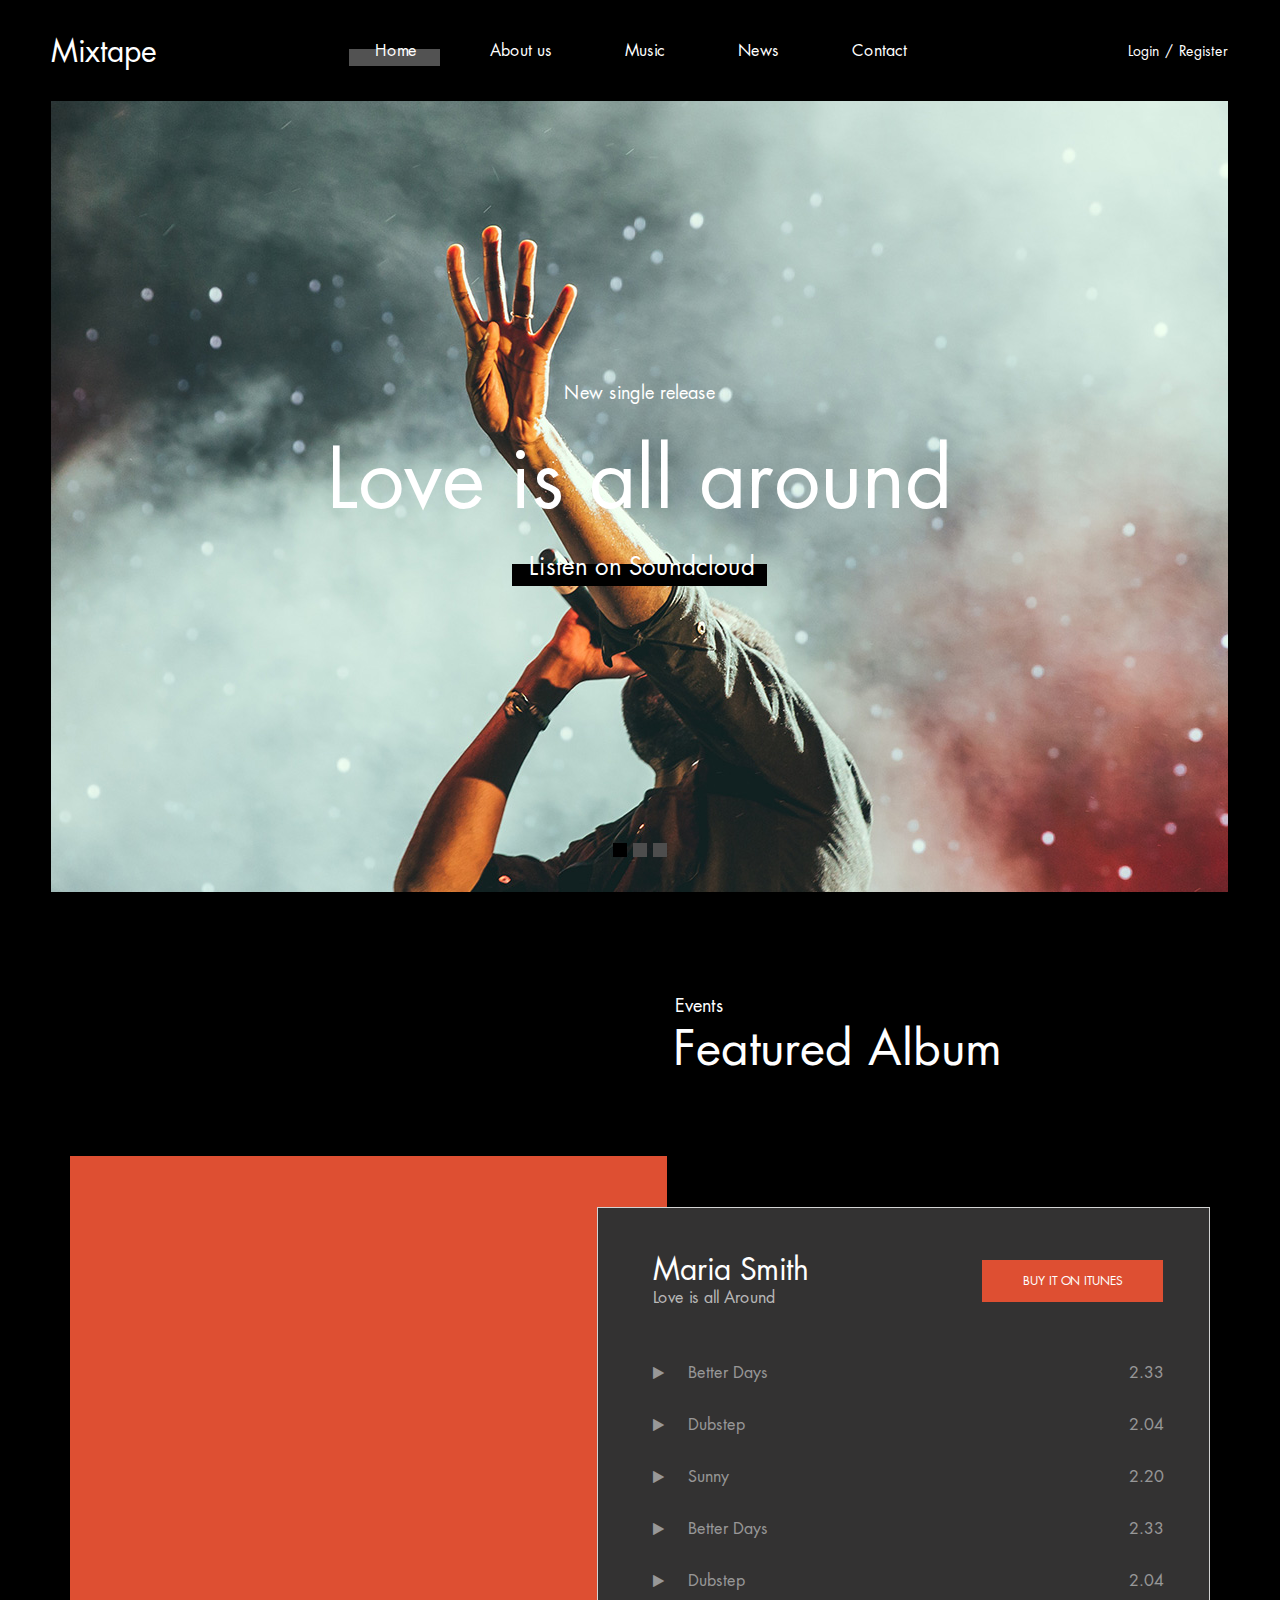
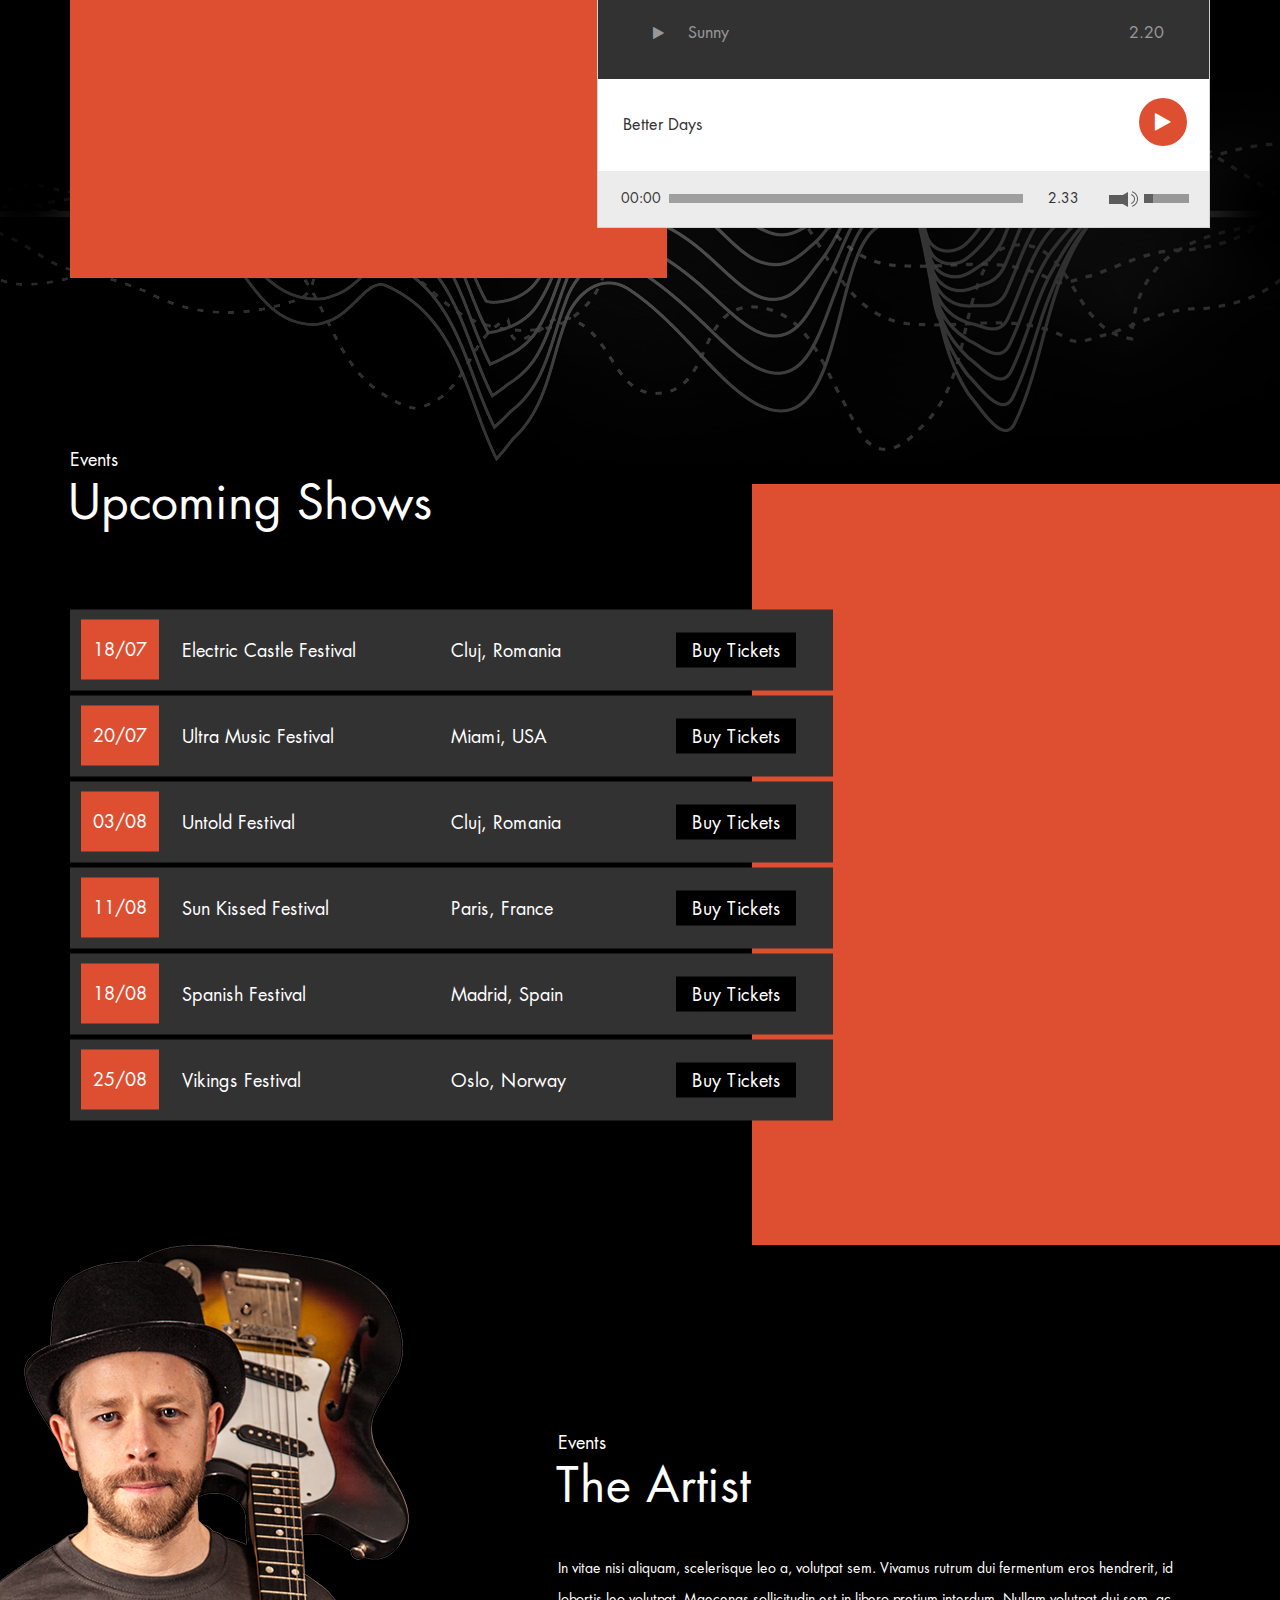
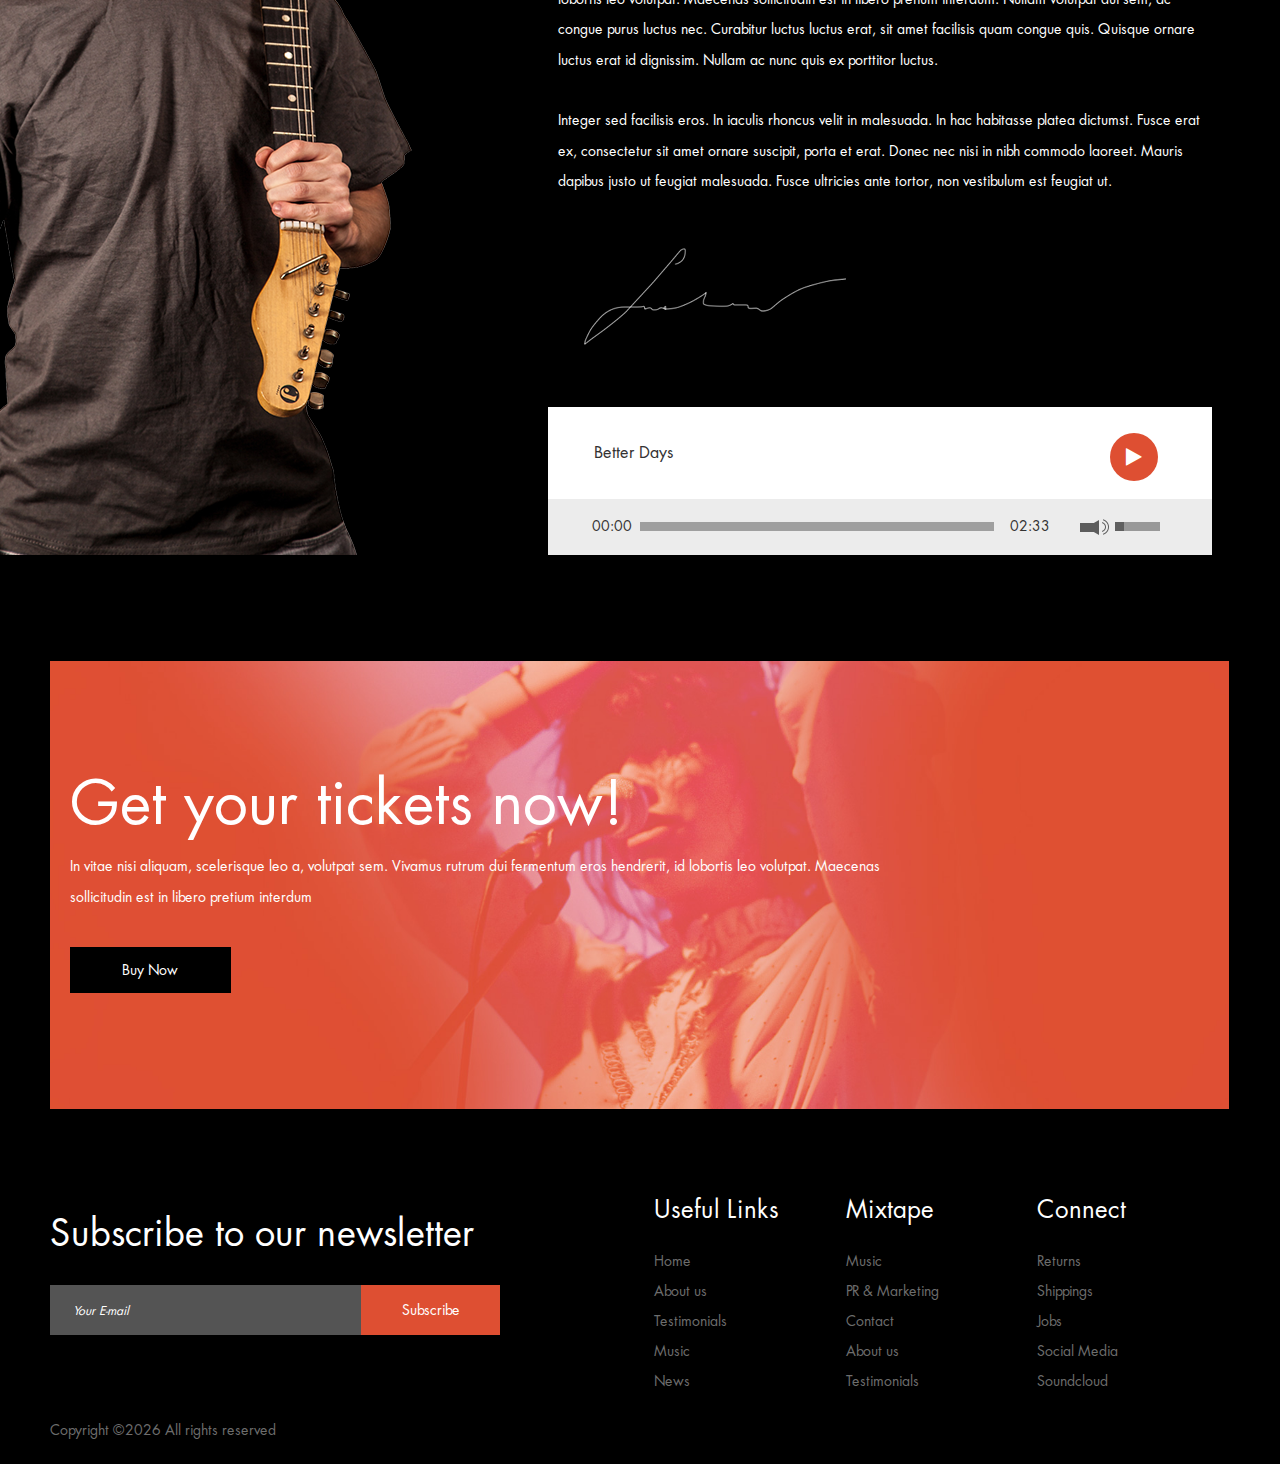
<file: index.html>
<!DOCTYPE html>
<html lang="en">
<head>
<title>Mixtape</title>
<meta charset="utf-8">
<meta http-equiv="X-UA-Compatible" content="IE=edge">
<meta name="description" content="Mixtape template project">
<meta name="viewport" content="width=device-width, initial-scale=1">
<link rel="stylesheet" type="text/css" href="styles/bootstrap-4.1.2/bootstrap.min.css">
<link href="plugins/font-awesome-4.7.0/css/font-awesome.min.css" rel="stylesheet" type="text/css">
<link rel="stylesheet" type="text/css" href="plugins/OwlCarousel2-2.2.1/owl.carousel.css">
<link rel="stylesheet" type="text/css" href="plugins/OwlCarousel2-2.2.1/owl.theme.default.css">
<link rel="stylesheet" type="text/css" href="plugins/OwlCarousel2-2.2.1/animate.css">
<link rel="stylesheet" type="text/css" href="styles/main_styles.css">
<link rel="stylesheet" type="text/css" href="styles/responsive.css">
</head>
<body>

<div class="super_container">
	
	<!-- Header -->
	<header class="header">
		<div class="header_content d-flex flex-row align-items-center justify-content-center">
			<div class="logo"><a href="#">Mixtape</a></div>
			<div class="log_reg">
				<ul class="d-flex flex-row align-items-start justify-content-start">
					<li><a href="#">Login</a></li>
					<li><a href="#">Register</a></li>
				</ul>
			</div>
			<nav class="main_nav">
				<ul class="d-flex flex-row align-items-start justify-content-start">
					<li class="active"><a href="index.html">Home</a></li>
					<li><a href="about.html">About us</a></li>
					<li><a href="music.html">Music</a></li>
					<li><a href="blog.html">News</a></li>
					<li><a href="contact.html">Contact</a></li>
				</ul>
			</nav>
			<div class="hamburger ml-auto">
				<div class="d-flex flex-column align-items-end justify-content-between">
					<div></div>
					<div></div>
					<div></div>
				</div>
			</div>
		</div>
	</header>

	<!-- Menu -->

	<div class="menu">
		<div>
			<div class="menu_overlay"></div>
			<div class="menu_container d-flex flex-column align-items-start justify-content-center">
				<div class="menu_log_reg">
					<ul class="d-flex flex-row align-items-start justify-content-start">
						<li><a href="#">Login</a></li>
						<li><a href="#">Register</a></li>
					</ul>
				</div>
				<nav class="menu_nav">
					<ul class="d-flex flex-column align-items-start justify-content-start">
						<li><a href="index.html">Home</a></li>
						<li><a href="about.html">About us</a></li>
						<li><a href="music.html">Music</a></li>
						<li><a href="blog.html">News</a></li>
						<li><a href="contact.html">Contact</a></li>
					</ul>
				</nav>
			</div>
		</div>
	</div>

	<!-- Home -->

	<div class="home">
		<div class="home_slider_container">
			
			<!-- Home Slider -->
			<div class="owl-carousel owl-theme home_slider">
				
				<!-- Slide -->
				<div class="owl-item">
					<div class="background_image" style="background-image:url(images/index.jpg)"></div>
					<div class="home_container">
						<div class="home_container_inner d-flex flex-column align-items-center justify-content-center">
							<div class="home_content text-center">
								<div class="home_subtitle">New single release</div>
								<div class="home_title"><h1>Love is all around</h1></div>
								<div class="home_link"><a href="#">Listen on Soundcloud</a></div>
							</div>
						</div>
					</div>
				</div>

				<!-- Slide -->
				<div class="owl-item">
					<div class="background_image" style="background-image:url(images/index.jpg)"></div>
					<div class="home_container">
						<div class="home_container_inner d-flex flex-column align-items-center justify-content-center">
							<div class="home_content text-center">
								<div class="home_subtitle">New single release</div>
								<div class="home_title"><h1>Love is all around</h1></div>
								<div class="home_link"><a href="#">Listen on Soundcloud</a></div>
							</div>
						</div>
					</div>
				</div>

				<!-- Slide -->
				<div class="owl-item">
					<div class="background_image" style="background-image:url(images/index.jpg)"></div>
					<div class="home_container">
						<div class="home_container_inner d-flex flex-column align-items-center justify-content-center">
							<div class="home_content text-center">
								<div class="home_subtitle">New single release</div>
								<div class="home_title"><h1>Love is all around</h1></div>
								<div class="home_link"><a href="#">Listen on Soundcloud</a></div>
							</div>
						</div>
					</div>
				</div>

			</div>
		</div>
	</div>

	<!-- Featured Album -->

	<div class="featured_album">
		<div class="background_image featured_background" style="background-image:url(images/featured.png)"></div>
		<div class="container">
			<div class="row">
				<div class="col-lg-6 offset-lg-6">
					<div class="section_title_container">
						<div class="section_subtitle">Events</div>
						<div class="section_title"><h1>Featured Album</h1></div>
					</div>
				</div>
			</div>
			<div class="row featured_row row-lg-eq-height">

				<!-- Featured Album Image -->
				<div class="col-md-6">
					<div class="featured_album_image">
						<div class="image_overlay"></div>
						<div class="background_image" style="background-image:url(images/featured_album.jpg)"></div>
						<!-- <img src="images/featured_album.jpg" alt=""> -->
					</div>
				</div>

				<!-- Featured Album Player -->
				<div class="col-md-6 featured_album_col">
					<div class="featured_album_player_container d-flex flex-column align-items-start justify-content-center">
						<div class="featured_album_player">
							<div class="featured_album_title_bar d-flex flex-row align-items-center justify-content-start">
								<div class="featured_album_title_container">
									<div class="featured_album_artist">Maria Smith</div>
									<div class="featured_album_title">Love is all Around</div>
								</div>
								<div class="featured_album_link ml-auto"><a href="#">buy it on itunes</a></div>
							</div>
							<div id="jplayer_1" class="jp-jplayer"></div>
							<div id="jp_container_1" class="jp-audio" role="application" aria-label="media player">
								<div class="jp-type-playlist">
									<div class="jp-playlist">
										<ul>
											<li></li>
										</ul>
									</div>
									<div class="player_details d-flex flex-row align-items-center justify-content-start">
										<div class="jp-details">
											<div>playing</div>
											<div class="jp-title" aria-label="title">&nbsp;</div>
										</div>
										<div class="jp-controls-holder ml-auto">
											<button class="jp-play" tabindex="0"></button>
										</div>
									</div>
									<div class="player_controls">
										<div class="jp-gui jp-interface d-flex flex-row align-items-center justify-content-start">
											<div class="jp-controls-holder time_controls d-flex flex-row align-items-center justify-content-start">
												<div><div class="jp-current-time" role="timer" aria-label="time">&nbsp;</div></div>
												<div class="jp-progress">
													<div class="jp-seek-bar">
														<div class="jp-play-bar"></div>
													</div>
												</div>
												<div><div class="jp-duration ml-auto" role="timer" aria-label="duration">&nbsp;</div></div>
											</div>
											<div class="jp-volume-controls d-flex flex-row align-items-center justify-content-start ml-auto">
												<button class="jp-mute" tabindex="0"></button>
												<div class="jp-volume-bar">
													<div class="jp-volume-bar-value"></div>
												</div>
											</div>
										</div>
									</div>
									<div class="jp-no-solution">
										<span>Update Required</span>
										To play the media you will need to either update your browser to a recent version or update your <a href="http://get.adobe.com/flashplayer/" target="_blank">Flash plugin</a>
									</div>
								</div>
							</div>

						</div>
					</div>
				</div>

			</div>
		</div>
	</div>

	<!-- Shows -->

	<div class="shows">
		<div class="container">
			<div class="row" style="z-index:10;">
				<div class="col">
					<div class="section_title_container">
						<div class="section_subtitle">Events</div>
						<div class="section_title"><h1>Upcoming Shows</h1></div>
					</div>
				</div>
			</div>
			<div class="row shows_row">
				
				<!-- Shows List -->
				<div class="col-lg-8 order-lg-1 order-2 shows_list_col">
					<div class="shows_list_container">
						<ul class="shows_list">

							<!-- Show -->
							<li class="d-flex flex-row align-items-center justify-content-start">
								<div><div class="show_date">18/07</div></div>
								<div class="show_info d-flex flex-md-row flex-column align-items-md-center align-items-start justify-content-md-start justify-content-center">
									<div class="show_name"><a href="#">Electric Castle Festival</a></div>
									<div class="show_location">Cluj, Romania</div>
								</div>
								<div class="ml-auto"><div class="show_shop trans_200"><a href="#">Buy Tickets</a></div></div>
							</li>

							<!-- Show -->
							<li class="d-flex flex-row align-items-center justify-content-start">
								<div><div class="show_date">20/07</div></div>
								<div class="show_info d-flex flex-md-row flex-column align-items-md-center align-items-start justify-content-md-start justify-content-center">
									<div class="show_name"><a href="#">Ultra Music Festival</a></div>
									<div class="show_location">Miami, USA</div>
								</div>
								<div class="ml-auto"><div class="show_shop trans_200"><a href="#">Buy Tickets</a></div></div>
							</li>

							<!-- Show -->
							<li class="d-flex flex-row align-items-center justify-content-start">
								<div><div class="show_date">03/08</div></div>
								<div class="show_info d-flex flex-md-row flex-column align-items-md-center align-items-start justify-content-md-start justify-content-center">
									<div class="show_name"><a href="#">Untold Festival</a></div>
									<div class="show_location">Cluj, Romania</div>
								</div>
								<div class="ml-auto"><div class="show_shop trans_200"><a href="#">Buy Tickets</a></div></div>
							</li>

							<!-- Show -->
							<li class="d-flex flex-row align-items-center justify-content-start">
								<div><div class="show_date">11/08</div></div>
								<div class="show_info d-flex flex-md-row flex-column align-items-md-center align-items-start justify-content-md-start justify-content-center">
									<div class="show_name"><a href="#">Sun Kissed Festival</a></div>
									<div class="show_location">Paris, France</div>
								</div>
								<div class="ml-auto"><div class="show_shop trans_200"><a href="#">Buy Tickets</a></div></div>
							</li>

							<!-- Show -->
							<li class="d-flex flex-row align-items-center justify-content-start">
								<div><div class="show_date">18/08</div></div>
								<div class="show_info d-flex flex-md-row flex-column align-items-md-center align-items-start justify-content-md-start justify-content-center">
									<div class="show_name"><a href="#">Spanish Festival</a></div>
									<div class="show_location">Madrid, Spain</div>
								</div>
								<div class="ml-auto"><div class="show_shop trans_200"><a href="#">Buy Tickets</a></div></div>
							</li>

							<!-- Show -->
							<li class="d-flex flex-row align-items-center justify-content-start">
								<div><div class="show_date">25/08</div></div>
								<div class="show_info d-flex flex-md-row flex-column align-items-md-center align-items-start justify-content-md-start justify-content-center">
									<div class="show_name"><a href="#">Vikings Festival</a></div>
									<div class="show_location">Oslo, Norway</div>
								</div>
								<div class="ml-auto"><div class="show_shop trans_200"><a href="#">Buy Tickets</a></div></div>
							</li>

						</ul>
					</div>
				</div>

				<!-- Shows Image -->
				<div class="col-lg-4 order-lg-2 order-1">
					<div class="shows_image">
						<div class="image_overlay"></div>
						<img src="images/shows.jpg" alt="https://unsplash.com/@anthonydelanoix">
					</div>
				</div>

			</div>
		</div>
	</div>

	<!-- Artist -->

	<div class="artist">
		<div class="container">
			<div class="row">

				<!-- Artist Image -->
				<div class="col-lg-4 artist_image_col">
					<div class="artist_image">
						<img src="images/artist.png" alt="">
					</div>
				</div>

				<!-- Artist Content -->
				<div class="col-lg-7 offset-lg-1">
					<div class="artist_content">
						<div class="section_title_container">
							<div class="section_subtitle">Events</div>
							<div class="section_title"><h1>The Artist</h1></div>
						</div>
						<div class="artist_text">
							<p> In vitae nisi aliquam, scelerisque leo a, volutpat sem. Vivamus rutrum dui fermentum eros hendrerit, id lobortis leo volutpat. Maecenas sollicitudin est in libero pretium interdum. Nullam volutpat dui sem, ac congue purus luctus nec. Curabitur luctus luctus erat, sit amet facilisis quam congue quis. Quisque ornare luctus erat id dignissim. Nullam ac nunc quis ex porttitor luctus.</p>
							<p>Integer sed facilisis eros. In iaculis rhoncus velit in malesuada. In hac habitasse platea dictumst. Fusce erat ex, consectetur sit amet ornare suscipit, porta et erat. Donec nec nisi in nibh commodo laoreet. Mauris dapibus justo ut feugiat malesuada. Fusce ultricies ante tortor, non vestibulum est feugiat ut.</p>
						</div>
						<div class="artist_sig"><img src="images/sig.png" alt=""></div>
						<div class="single_player_container d-flex flex-column align-items-start justify-content-center">
							<div class="single_player">
								<div id="jplayer_2" class="jp-jplayer"></div>
								<div id="jp_container_2" class="jp-audio" role="application" aria-label="media player">
									<div class="jp-type-single">
										<div class="player_details d-flex flex-row align-items-center justify-content-start">
											<div class="jp-details">
												<div>playing</div>
												<div class="jp-title" aria-label="title">&nbsp;</div>
											</div>
											<div class="jp-controls-holder ml-auto">
												<button class="jp-play" tabindex="0"></button>
											</div>
										</div>
										<div class="player_controls">
											<div class="jp-gui jp-interface d-flex flex-row align-items-center justify-content-start">
												<div class="jp-controls-holder time_controls d-flex flex-row align-items-center justify-content-start">
													<div><div class="jp-current-time" role="timer" aria-label="time">&nbsp;</div></div>
													<div class="jp-progress">
														<div class="jp-seek-bar">
															<div class="jp-play-bar"></div>
														</div>
													</div>
													<div><div class="jp-duration ml-auto" role="timer" aria-label="duration">&nbsp;</div></div>
												</div>
												<div class="jp-volume-controls d-flex flex-row align-items-center justify-content-start ml-auto">
													<button class="jp-mute" tabindex="0"></button>
													<div class="jp-volume-bar">
														<div class="jp-volume-bar-value"></div>
													</div>
												</div>
											</div>
										</div>
										<div class="jp-no-solution">
											<span>Update Required</span>
											To play the media you will need to either update your browser to a recent version or update your <a href="http://get.adobe.com/flashplayer/" target="_blank">Flash plugin</a>
										</div>
									</div>
								</div>

							</div>
						</div>
					</div>
				</div>

			</div>
		</div>
	</div>

	<!-- Extra -->

	<div class="extra">
		<div class="extra_container">
			<div class="background_image" style="background-image:url(images/extra.jpg)"></div>
			<div class="container">
				<div class="row">
					<div class="col-lg-9">
						<div class="extra_content d-flex flex-column align-items-start justify-content-center">
							<div class="extra_title"><h1>Get your tickets now!</h1></div>
							<div class="extra_text">
								<p>In vitae nisi aliquam, scelerisque leo a, volutpat sem. Vivamus rutrum dui fermentum eros hendrerit, id lobortis leo volutpat. Maecenas sollicitudin est in libero pretium interdum</p>
							</div>
							<div class="extra_button"><a href="#">Buy Now</a></div>
						</div>
					</div>
				</div>
			</div>		
		</div>
	</div>

	<!-- Footer -->

	<footer class="footer">
		<div class="footer_container d-flex flex-xl-row flex-column align-items-start justify-content-start">
			<div class="newsletter_container">
				<div class="newsletter_title"><h2>Subscribe to our newsletter</h2></div>
				<form action="#" id="newsletter_form" class="newsletter_form">
					<input type="email" class="newsletter_input" placeholder="Your E-mail" required="required">
					<button class="newsletter_button">Subscribe</button>
				</form>
			</div>
			<div class="footer_lists d-flex flex-sm-row  flex-column align-items-start justify-content-start ml-xl-auto">

				<!-- Useful Links -->
				<div class="footer_list">
					<div class="footer_list_title">Useful Links</div>
					<ul>
						<li><a href="index.html">Home</a></li>
						<li><a href="about.html">About us</a></li>
						<li><a href="#">Testimonials</a></li>
						<li><a href="#">Music</a></li>
						<li><a href="blog.html">News</a></li>
					</ul>
				</div>

				<!-- Mixtape -->
				<div class="footer_list">
					<div class="footer_list_title">Mixtape</div>
					<ul>
						<li><a href="#">Music</a></li>
						<li><a href="#">PR & Marketing</a></li>
						<li><a href="#">Contact</a></li>
						<li><a href="#">About us</a></li>
						<li><a href="#">Testimonials</a></li>
					</ul>
				</div>

				<!-- Connect -->
				<div class="footer_list">
					<div class="footer_list_title">Connect</div>
					<ul>
						<li><a href="#">Returns</a></li>
						<li><a href="#">Shippings</a></li>
						<li><a href="#">Jobs</a></li>
						<li><a href="#">Social Media</a></li>
						<li><a href="#">Soundcloud</a></li>
					</ul>
				</div>

			</div>
		</div>
		<div class="copyright_bar">
			<span>
			Copyright &copy;<script>document.write(new Date().getFullYear());</script> All rights reserved 
			</span>
		</div>
	</footer>
</div>

<script src="js/jquery-3.2.1.min.js"></script>
<script src="styles/bootstrap-4.1.2/popper.js"></script>
<script src="styles/bootstrap-4.1.2/bootstrap.min.js"></script>
<script src="plugins/greensock/TweenMax.min.js"></script>
<script src="plugins/greensock/TimelineMax.min.js"></script>
<script src="plugins/scrollmagic/ScrollMagic.min.js"></script>
<script src="plugins/greensock/animation.gsap.min.js"></script>
<script src="plugins/greensock/ScrollToPlugin.min.js"></script>
<script src="plugins/OwlCarousel2-2.2.1/owl.carousel.js"></script>
<script src="plugins/easing/easing.js"></script>
<script src="plugins/progressbar/progressbar.min.js"></script>
<script src="plugins/parallax-js-master/parallax.min.js"></script>
<script src="plugins/jPlayer/jquery.jplayer.min.js"></script>
<script src="plugins/jPlayer/jplayer.playlist.min.js"></script>
<script src="js/custom.js"></script>
</body>
</html>
</file>
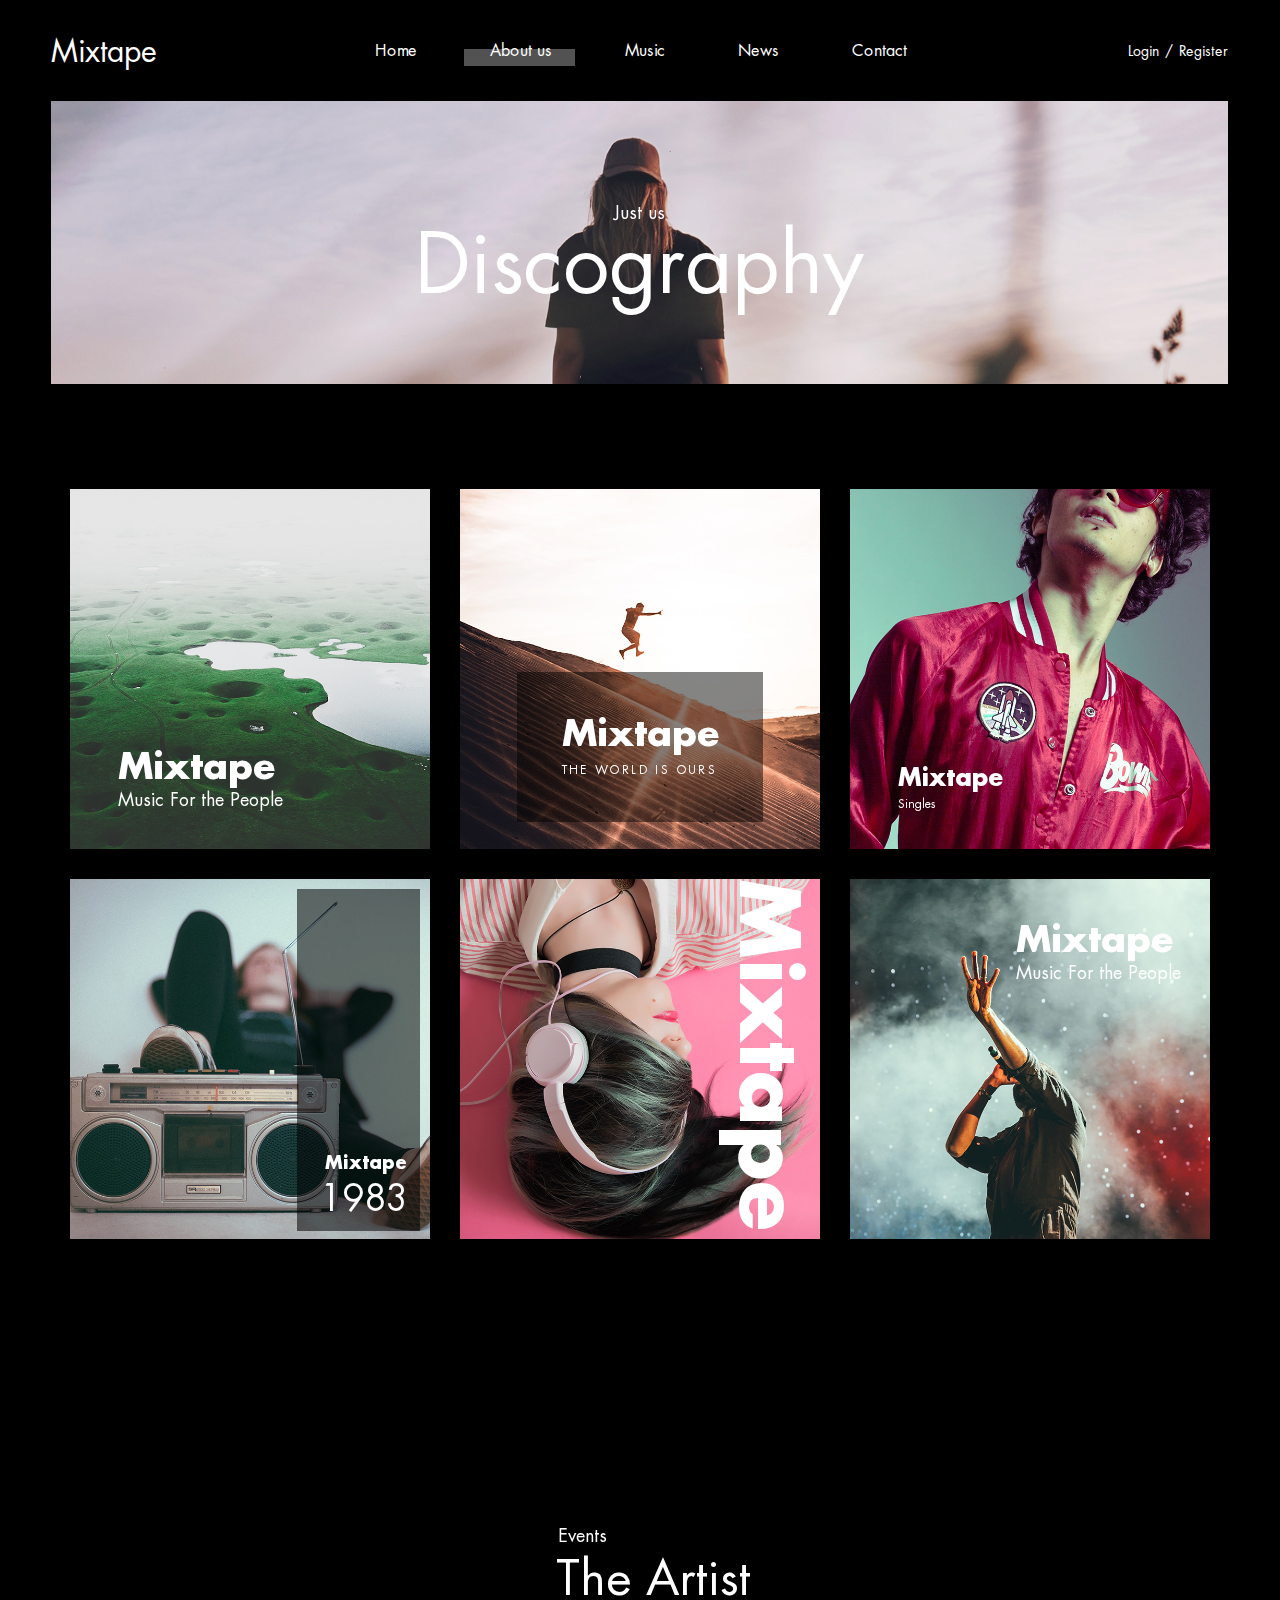
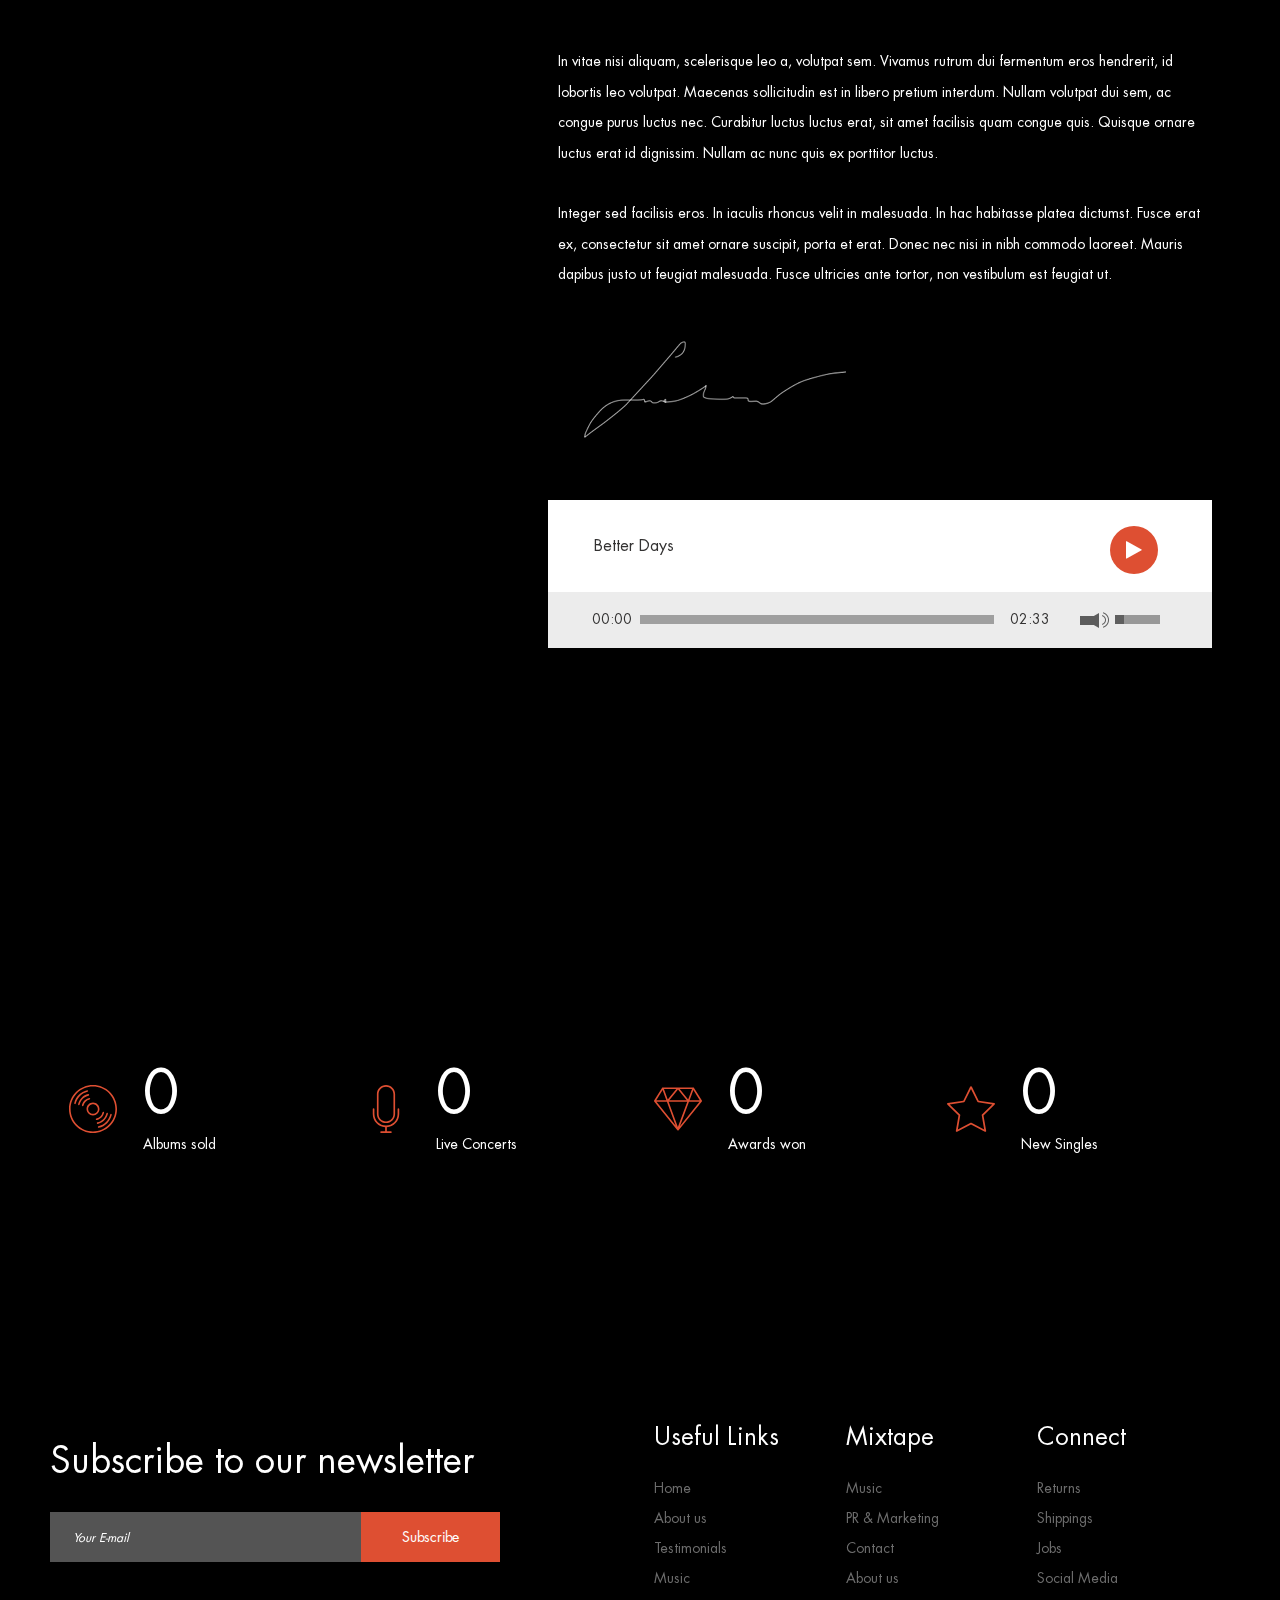
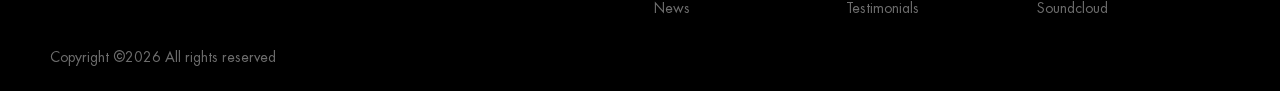
<file: about.html>
<!DOCTYPE html>
<html lang="en">
<head>
<title>About us</title>
<meta charset="utf-8">
<meta http-equiv="X-UA-Compatible" content="IE=edge">
<meta name="description" content="Mixtape template project">
<meta name="viewport" content="width=device-width, initial-scale=1">
<link rel="stylesheet" type="text/css" href="styles/bootstrap-4.1.2/bootstrap.min.css">
<link href="plugins/font-awesome-4.7.0/css/font-awesome.min.css" rel="stylesheet" type="text/css">
<link rel="stylesheet" type="text/css" href="plugins/OwlCarousel2-2.2.1/owl.carousel.css">
<link rel="stylesheet" type="text/css" href="plugins/OwlCarousel2-2.2.1/owl.theme.default.css">
<link rel="stylesheet" type="text/css" href="plugins/OwlCarousel2-2.2.1/animate.css">
<link rel="stylesheet" type="text/css" href="styles/about.css">
<link rel="stylesheet" type="text/css" href="styles/about_responsive.css">
</head>
<body>

<div class="super_container">
	
	<!-- Header -->
	<header class="header">
		<div class="header_content d-flex flex-row align-items-center justify-content-center">
			<div class="logo"><a href="#">Mixtape</a></div>
			<div class="log_reg">
				<ul class="d-flex flex-row align-items-start justify-content-start">
					<li><a href="#">Login</a></li>
					<li><a href="#">Register</a></li>
				</ul>
			</div>
			<nav class="main_nav">
				<ul class="d-flex flex-row align-items-start justify-content-start">
					<li><a href="index.html">Home</a></li>
					<li class="active"><a href="about.html">About us</a></li>
					<li><a href="music.html">Music</a></li>
					<li><a href="blog.html">News</a></li>
					<li><a href="contact.html">Contact</a></li>
				</ul>
			</nav>
			<div class="hamburger ml-auto">
				<div class="d-flex flex-column align-items-end justify-content-between">
					<div></div>
					<div></div>
					<div></div>
				</div>
			</div>
		</div>
	</header>

	<!-- Menu -->

	<div class="menu">
		<div>
			<div class="menu_overlay"></div>
			<div class="menu_container d-flex flex-column align-items-start justify-content-center">
				<div class="menu_log_reg">
					<ul class="d-flex flex-row align-items-start justify-content-start">
						<li><a href="#">Login</a></li>
						<li><a href="#">Register</a></li>
					</ul>
				</div>
				<nav class="menu_nav">
					<ul class="d-flex flex-column align-items-start justify-content-start">
						<li><a href="index.html">Home</a></li>
						<li><a href="about.html">About us</a></li>
						<li><a href="music.html">Music</a></li>
						<li><a href="blog.html">News</a></li>
						<li><a href="contact.html">Contact</a></li>
					</ul>
				</nav>
			</div>
		</div>
	</div>

	<!-- Home -->

	<div class="home">
		<div class="home_inner">
			<!-- Image artist: https://unsplash.com/@yoannboyer -->
			<div class="parallax_background parallax-window" data-parallax="scroll" data-image-src="images/about.jpg" data-speed="0.8"></div>
			<div class="home_container">
				<div class="home_content text-center">
					<div class="home_subtitle">Just us</div>
					<div class="home_title">Discography</div>
				</div>
			</div>
		</div>
	</div>

	<!-- Discs -->

	<div class="discs">
		<div class="container">
			<div class="row discs_row">
				
				<!-- Disc -->
				<div class="col-xl-4 col-md-6">
					<div class="disc">
						<a href="single.html">
							<div class="disc_image"><img src="images/disc_1.jpg" alt="https://unsplash.com/@tanelah"></div>
							<div class="disc_container">
								<div>
									<div class="disc_content_1">
										<div class="disc_title">Mixtape</div>
										<div class="disc_subtitle">Music For the People</div>
									</div>
								</div>
							</div>
						</a>
					</div>
				</div>

				<!-- Disc -->
				<div class="col-xl-4 col-md-6">
					<div class="disc">
						<a href="single.html">
							<div class="disc_image"><img src="images/disc_2.jpg" alt="https://unsplash.com/@kasperrasmussen"></div>
							<div class="disc_container">
								<div>
									<div class="disc_content_2 d-flex flex-column align-items-center justify-content-center">
										<div>
											<div class="disc_title">Mixtape</div>
											<div class="disc_subtitle">the world is ours</div>
										</div>
									</div>
								</div>
							</div>
						</a>
					</div>
				</div>

				<!-- Disc -->
				<div class="col-xl-4 col-md-6">
					<div class="disc">
						<a href="single.html">
							<div class="disc_image"><img src="images/disc_3.jpg" alt="https://unsplash.com/@photones11"></div>
							<div class="disc_container">
								<div>
									<div class="disc_content_3">
										<div>
											<div class="disc_title">Mixtape</div>
											<div class="disc_subtitle">Singles</div>
										</div>
									</div>
								</div>
							</div>
						</a>
					</div>
				</div>

				<!-- Disc -->
				<div class="col-xl-4 col-md-6">
					<div class="disc">
						<a href="single.html">
							<div class="disc_image"><img src="images/disc_4.jpg" alt="https://unsplash.com/@rexcuando"></div>
							<div class="disc_container">
								<div>
									<div class="disc_content_4 d-flex flex-column align-items-start justify-content-end">
										<div class="text-left">
											<div class="disc_title">Mixtape</div>
											<div class="disc_subtitle">1983</div>
										</div>
									</div>
								</div>
							</div>
						</a>
					</div>
				</div>

				<!-- Disc -->
				<div class="col-xl-4 col-md-6">
					<div class="disc">
						<a href="single.html">
							<div class="disc_image"><img src="images/disc_5.jpg" alt="https://unsplash.com/@alicemoore"></div>
							<div class="disc_container">
								<div>
									<div class="disc_content_5">
										<div class="disc_title">Mixtape</div>
									</div>
								</div>
							</div>
						</a>
					</div>
				</div>

				<!-- Disc -->
				<div class="col-xl-4 col-md-6">
					<div class="disc">
						<a href="single.html">
							<div class="disc_image"><img src="images/disc_6.jpg" alt="https://unsplash.com/@arstyy"></div>
							<div class="disc_container">
								<div>
									<div class="disc_content_6">
										<div class="disc_title">Mixtape</div>
										<div class="disc_subtitle">Music For the People</div>
									</div>
								</div>
							</div>
						</a>
					</div>
				</div>

			</div>
		</div>
	</div>

	<!-- Artist -->

	<div class="artist">
		<div class="parallax_background parallax-window" data-parallax="scroll" data-image-src="images/artist_2.jpg" data-speed="0.8"></div>
		<div class="container">
			<div class="row">

				<!-- Artist Content -->
				<div class="col-lg-7 offset-lg-5">
					<div class="artist_content">
						<div class="section_title_container">
							<div class="section_subtitle">Events</div>
							<div class="section_title"><h1>The Artist</h1></div>
						</div>
						<div class="artist_text">
							<p> In vitae nisi aliquam, scelerisque leo a, volutpat sem. Vivamus rutrum dui fermentum eros hendrerit, id lobortis leo volutpat. Maecenas sollicitudin est in libero pretium interdum. Nullam volutpat dui sem, ac congue purus luctus nec. Curabitur luctus luctus erat, sit amet facilisis quam congue quis. Quisque ornare luctus erat id dignissim. Nullam ac nunc quis ex porttitor luctus.</p>
							<p>Integer sed facilisis eros. In iaculis rhoncus velit in malesuada. In hac habitasse platea dictumst. Fusce erat ex, consectetur sit amet ornare suscipit, porta et erat. Donec nec nisi in nibh commodo laoreet. Mauris dapibus justo ut feugiat malesuada. Fusce ultricies ante tortor, non vestibulum est feugiat ut.</p>
						</div>
						<div class="artist_sig"><img src="images/sig.png" alt=""></div>
						<div class="single_player_container d-flex flex-column align-items-start justify-content-center">
							<div class="single_player">
								<div id="jplayer_2" class="jp-jplayer"></div>
								<div id="jp_container_2" class="jp-audio" role="application" aria-label="media player">
									<div class="jp-type-single">
										<div class="player_details d-flex flex-row align-items-center justify-content-start">
											<div class="jp-details">
												<div>playing</div>
												<div class="jp-title" aria-label="title">&nbsp;</div>
											</div>
											<div class="jp-controls-holder ml-auto">
												<button class="jp-play" tabindex="0"></button>
											</div>
										</div>
										<div class="player_controls">
											<div class="jp-gui jp-interface d-flex flex-row align-items-center justify-content-start">
												<div class="jp-controls-holder time_controls d-flex flex-row align-items-center justify-content-start">
													<div><div class="jp-current-time" role="timer" aria-label="time">&nbsp;</div></div>
													<div class="jp-progress">
														<div class="jp-seek-bar">
															<div class="jp-play-bar"></div>
														</div>
													</div>
													<div><div class="jp-duration ml-auto" role="timer" aria-label="duration">&nbsp;</div></div>
												</div>
												<div class="jp-volume-controls d-flex flex-row align-items-center justify-content-start ml-auto">
													<button class="jp-mute" tabindex="0"></button>
													<div class="jp-volume-bar">
														<div class="jp-volume-bar-value"></div>
													</div>
												</div>
											</div>
										</div>
										<div class="jp-no-solution">
											<span>Update Required</span>
											To play the media you will need to either update your browser to a recent version or update your <a href="http://get.adobe.com/flashplayer/" target="_blank">Flash plugin</a>
										</div>
									</div>
								</div>

							</div>
						</div>
					</div>
				</div>
			</div>
		</div>
	</div>

	<!-- Milestones -->

	<div class="milestones">
		<div class="milestones_container">
			<div class="parallax_background parallax-window" data-parallax="scroll" data-image-src="images/milestones.jpg" data-speed="0.8"></div>
			<div class="container">
				<div class="row milestones_row">
					
					<!-- Milestone -->
					<div class="col-xl-3 col-md-6 milestone_col">
						<div class="milestone d-flex flex-row align-items-center justify-content-start">
							<div class="milestone_icon"><img src="images/icon_1.svg" alt="https://www.flaticon.com/authors/smashicons"></div>
							<div class="milestone_content">
								<div class="milestone_counter" data-end-value="298" data-sign-after="k">0</div>
								<div class="milestone_text">Albums sold</div>
							</div>
						</div>
					</div>

					<!-- Milestone -->
					<div class="col-xl-3 col-md-6 milestone_col">
						<div class="milestone d-flex flex-row align-items-center justify-content-start">
							<div class="milestone_icon"><img src="images/icon_2.svg" alt="https://www.flaticon.com/authors/smashicons"></div>
							<div class="milestone_content">
								<div class="milestone_counter" data-end-value="183">0</div>
								<div class="milestone_text">Live Concerts</div>
							</div>
						</div>
					</div>

					<!-- Milestone -->
					<div class="col-xl-3 col-md-6 milestone_col">
						<div class="milestone d-flex flex-row align-items-center justify-content-start">
							<div class="milestone_icon"><img src="images/icon_3.svg" alt="https://www.flaticon.com/authors/smashicons"></div>
							<div class="milestone_content">
								<div class="milestone_counter" data-end-value="37">0</div>
								<div class="milestone_text">Awards won</div>
							</div>
						</div>
					</div>

					<!-- Milestone -->
					<div class="col-xl-3 col-md-6 milestone_col">
						<div class="milestone d-flex flex-row align-items-center justify-content-start">
							<div class="milestone_icon"><img src="images/icon_4.svg" alt="https://www.flaticon.com/authors/smashicons"></div>
							<div class="milestone_content">
								<div class="milestone_counter" data-end-value="14">0</div>
								<div class="milestone_text">New Singles</div>
							</div>
						</div>
					</div>

				</div>
			</div>
		</div>
	</div>

	<!-- Footer -->

	<footer class="footer">
		<div class="footer_container d-flex flex-xl-row flex-column align-items-start justify-content-start">
			<div class="newsletter_container">
				<div class="newsletter_title"><h2>Subscribe to our newsletter</h2></div>
				<form action="#" id="newsletter_form" class="newsletter_form">
					<input type="email" class="newsletter_input" placeholder="Your E-mail" required="required">
					<button class="newsletter_button">Subscribe</button>
				</form>
			</div>
			<div class="footer_lists d-flex flex-sm-row  flex-column align-items-start justify-content-start ml-xl-auto">

				<!-- Useful Links -->
				<div class="footer_list">
					<div class="footer_list_title">Useful Links</div>
					<ul>
						<li><a href="index.html">Home</a></li>
						<li><a href="about.html">About us</a></li>
						<li><a href="#">Testimonials</a></li>
						<li><a href="#">Music</a></li>
						<li><a href="blog.html">News</a></li>
					</ul>
				</div>

				<!-- Mixtape -->
				<div class="footer_list">
					<div class="footer_list_title">Mixtape</div>
					<ul>
						<li><a href="#">Music</a></li>
						<li><a href="#">PR & Marketing</a></li>
						<li><a href="#">Contact</a></li>
						<li><a href="#">About us</a></li>
						<li><a href="#">Testimonials</a></li>
					</ul>
				</div>

				<!-- Connect -->
				<div class="footer_list">
					<div class="footer_list_title">Connect</div>
					<ul>
						<li><a href="#">Returns</a></li>
						<li><a href="#">Shippings</a></li>
						<li><a href="#">Jobs</a></li>
						<li><a href="#">Social Media</a></li>
						<li><a href="#">Soundcloud</a></li>
					</ul>
				</div>

			</div>
		</div>
		<div class="copyright_bar">
			<span>
			Copyright &copy;<script>document.write(new Date().getFullYear());</script> All rights reserved 
			</span>
		</div>
	</footer>
</div>

<script src="js/jquery-3.2.1.min.js"></script>
<script src="styles/bootstrap-4.1.2/popper.js"></script>
<script src="styles/bootstrap-4.1.2/bootstrap.min.js"></script>
<script src="plugins/greensock/TweenMax.min.js"></script>
<script src="plugins/greensock/TimelineMax.min.js"></script>
<script src="plugins/scrollmagic/ScrollMagic.min.js"></script>
<script src="plugins/greensock/animation.gsap.min.js"></script>
<script src="plugins/greensock/ScrollToPlugin.min.js"></script>
<script src="plugins/OwlCarousel2-2.2.1/owl.carousel.js"></script>
<script src="plugins/easing/easing.js"></script>
<script src="plugins/progressbar/progressbar.min.js"></script>
<script src="plugins/parallax-js-master/parallax.min.js"></script>
<script src="plugins/jPlayer/jquery.jplayer.min.js"></script>
<script src="plugins/jPlayer/jplayer.playlist.min.js"></script>
<script src="js/about.js"></script>
</body>
</html>
</file>
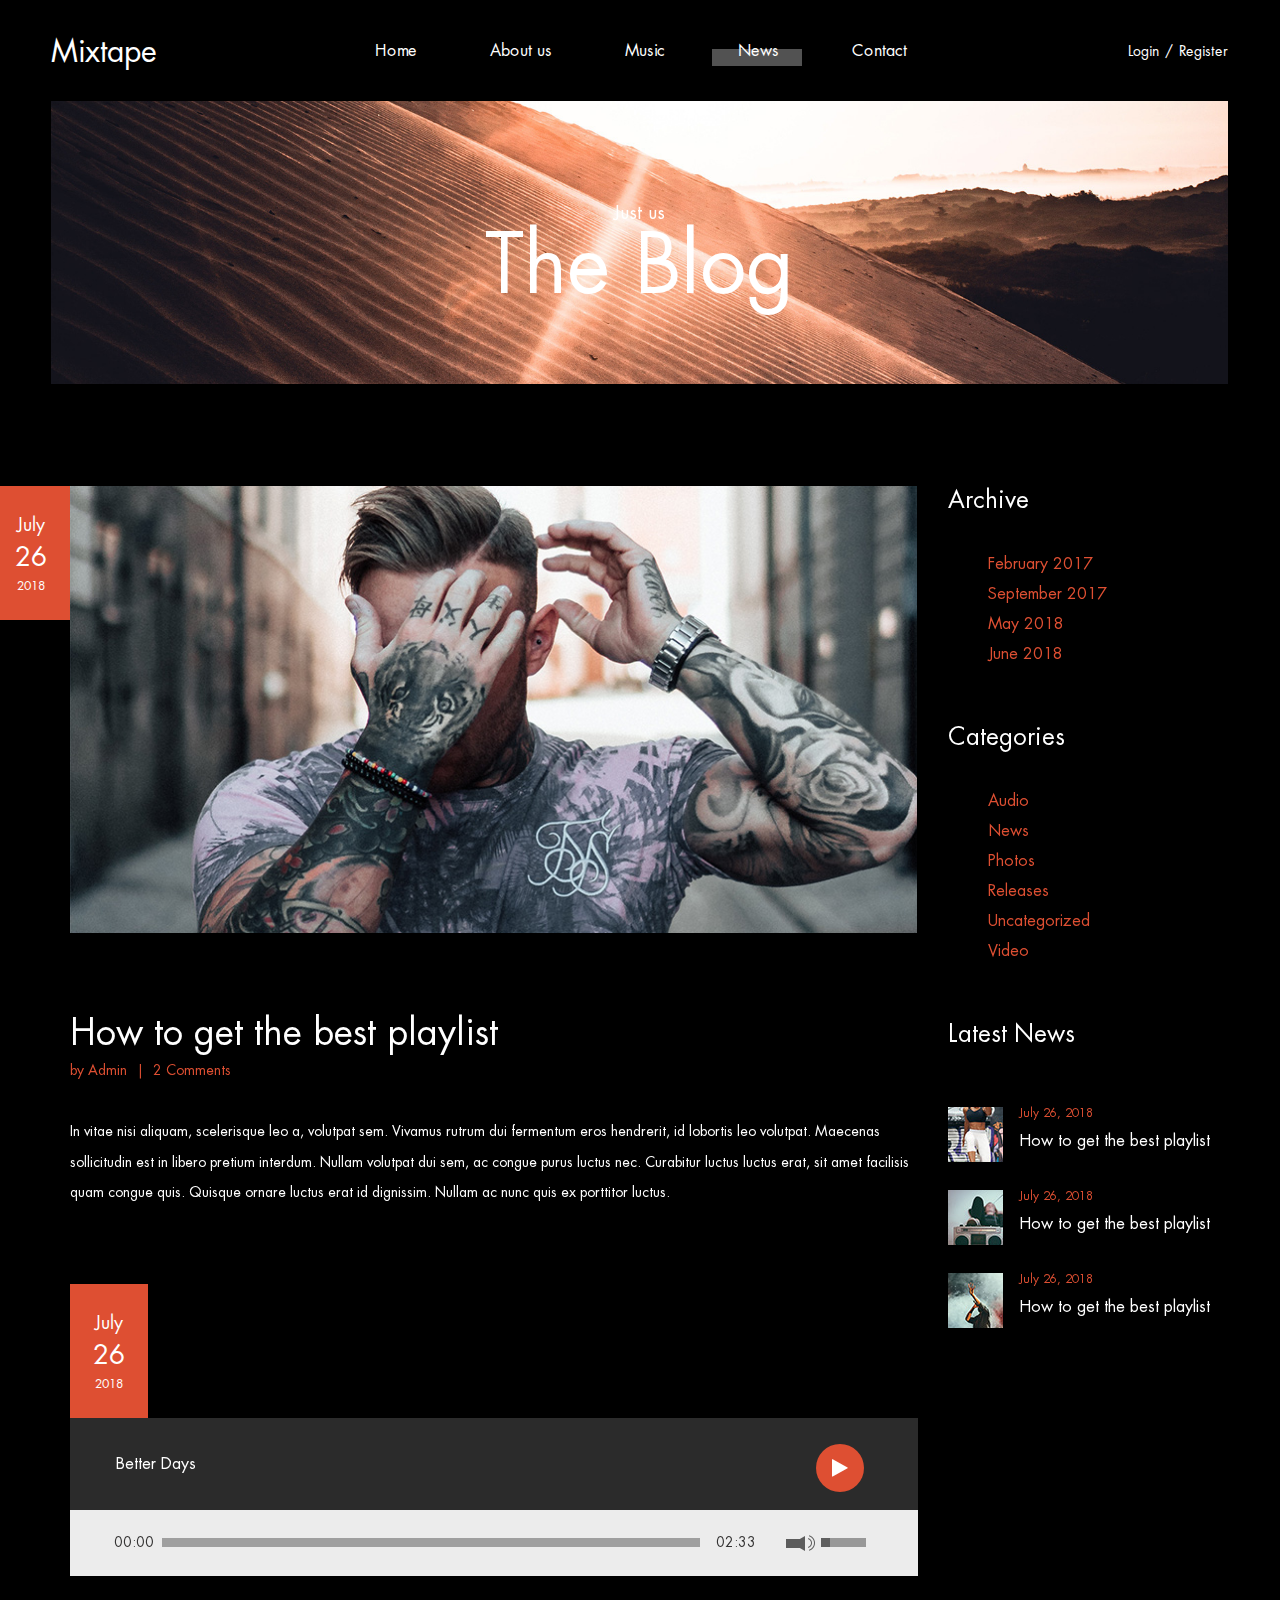
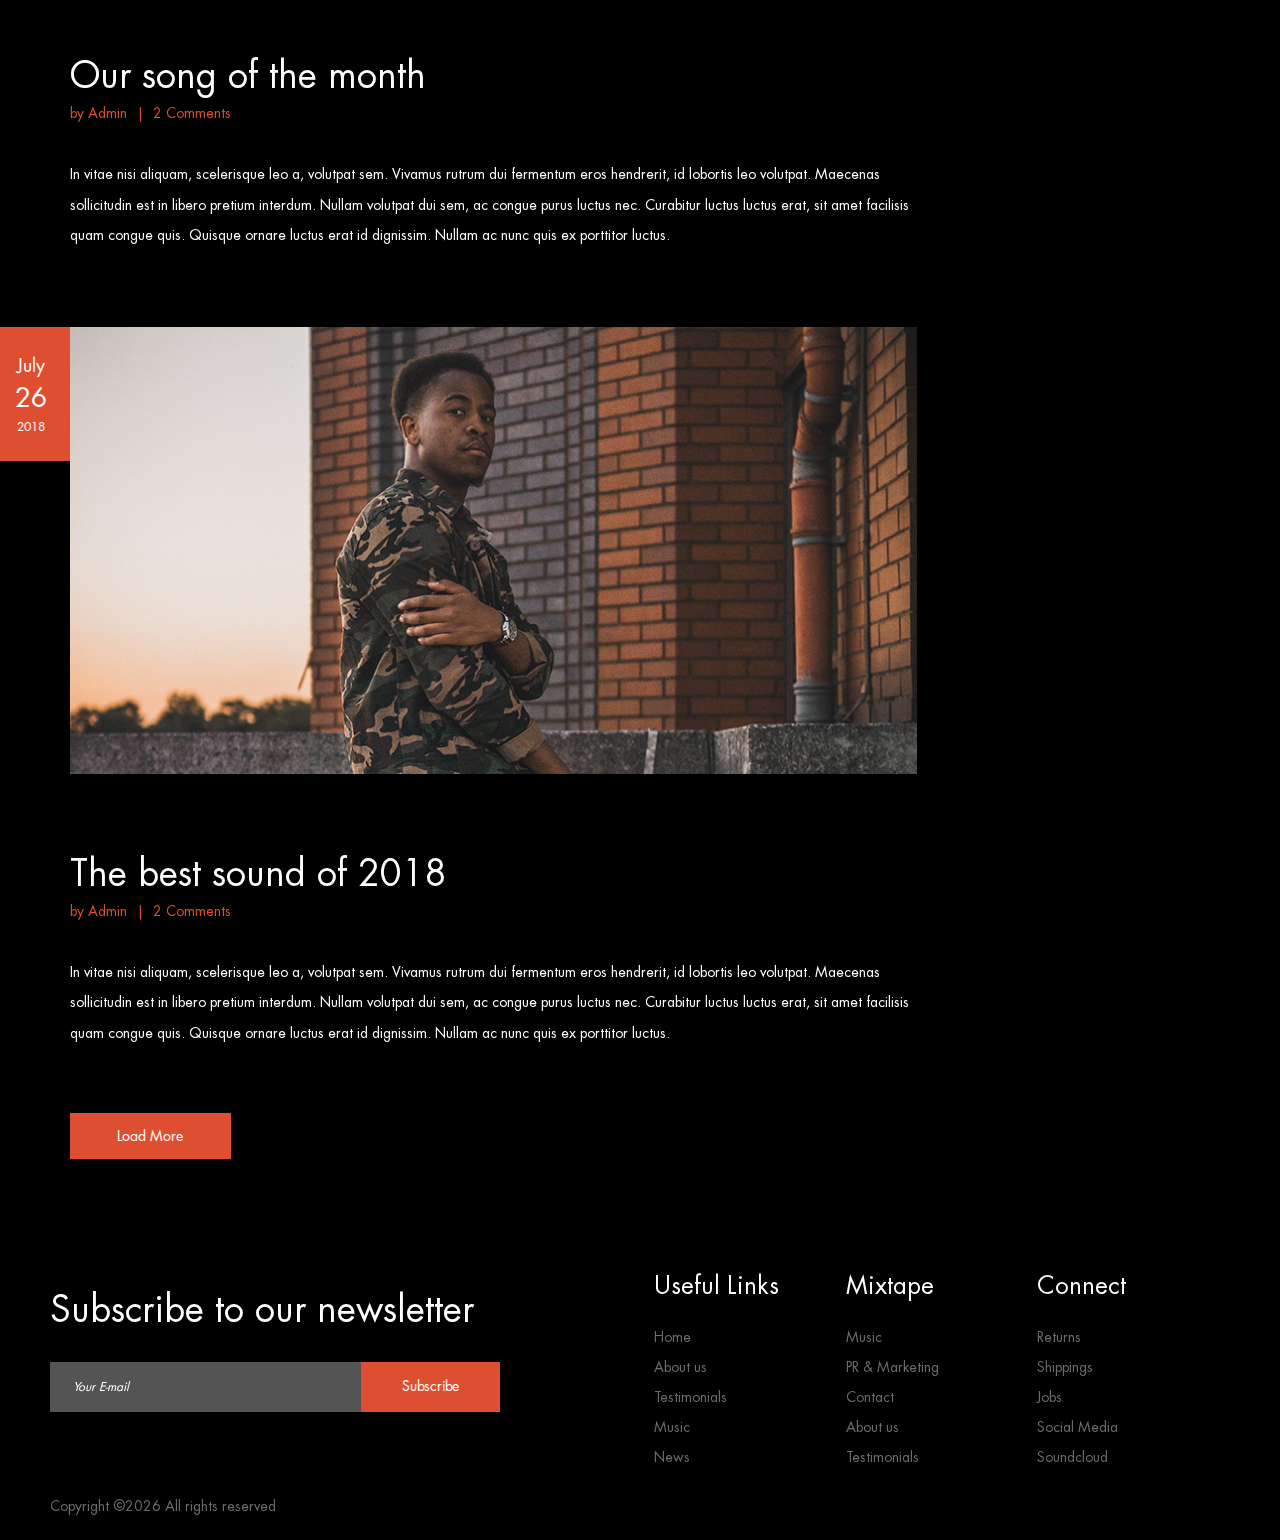
<file: blog.html>
<!DOCTYPE html>
<html lang="en">
<head>
<title>Blog</title>
<meta charset="utf-8">
<meta http-equiv="X-UA-Compatible" content="IE=edge">
<meta name="description" content="Mixtape template project">
<meta name="viewport" content="width=device-width, initial-scale=1">
<link rel="stylesheet" type="text/css" href="styles/bootstrap-4.1.2/bootstrap.min.css">
<link href="plugins/font-awesome-4.7.0/css/font-awesome.min.css" rel="stylesheet" type="text/css">
<link rel="stylesheet" type="text/css" href="plugins/OwlCarousel2-2.2.1/owl.carousel.css">
<link rel="stylesheet" type="text/css" href="plugins/OwlCarousel2-2.2.1/owl.theme.default.css">
<link rel="stylesheet" type="text/css" href="plugins/OwlCarousel2-2.2.1/animate.css">
<link rel="stylesheet" type="text/css" href="styles/blog.css">
<link rel="stylesheet" type="text/css" href="styles/blog_responsive.css">
</head>
<body>

<div class="super_container">
	
	<!-- Header -->
	<header class="header">
		<div class="header_content d-flex flex-row align-items-center justify-content-center">
			<div class="logo"><a href="#">Mixtape</a></div>
			<div class="log_reg">
				<ul class="d-flex flex-row align-items-start justify-content-start">
					<li><a href="#">Login</a></li>
					<li><a href="#">Register</a></li>
				</ul>
			</div>
			<nav class="main_nav">
				<ul class="d-flex flex-row align-items-start justify-content-start">
					<li><a href="index.html">Home</a></li>
					<li><a href="about.html">About us</a></li>
					<li><a href="music.html">Music</a></li>
					<li class="active"><a href="blog.html">News</a></li>
					<li><a href="contact.html">Contact</a></li>
				</ul>
			</nav>
			<div class="hamburger ml-auto">
				<div class="d-flex flex-column align-items-end justify-content-between">
					<div></div>
					<div></div>
					<div></div>
				</div>
			</div>
		</div>
	</header>

	<!-- Menu -->

	<div class="menu">
		<div>
			<div class="menu_overlay"></div>
			<div class="menu_container d-flex flex-column align-items-start justify-content-center">
				<div class="menu_log_reg">
					<ul class="d-flex flex-row align-items-start justify-content-start">
						<li><a href="#">Login</a></li>
						<li><a href="#">Register</a></li>
					</ul>
				</div>
				<nav class="menu_nav">
					<ul class="d-flex flex-column align-items-start justify-content-start">
						<li><a href="index.html">Home</a></li>
						<li><a href="about.html">About us</a></li>
						<li><a href="music.html">Music</a></li>
						<li><a href="blog.html">News</a></li>
						<li><a href="contact.html">Contact</a></li>
					</ul>
				</nav>
			</div>
		</div>
	</div>

	<!-- Home -->

	<div class="home">
		<div class="home_inner">
			<!-- Image artist: https://unsplash.com/@yoannboyer -->
			<div class="parallax_background parallax-window" data-parallax="scroll" data-image-src="images/blog.jpg" data-speed="0.8"></div>
			<div class="home_container">
				<div class="home_content text-center">
					<div class="home_subtitle">Just us</div>
					<div class="home_title">The Blog</div>
				</div>
			</div>
		</div>
	</div>

	<!-- Blog -->

	<div class="blog">
		<div class="container">
			<div class="row">
				
				<!-- Blog Posts -->
				<div class="col-lg-9">
					<div class="blog_posts">
						
						<!-- Blog Post -->
						<div class="blog_post">
							<div class="blog_post_date d-flex flex-column align-items-center justify-content-center">
								<div>July</div>
								<div>26</div>
								<div>2018</div>
							</div>
							<div class="blog_post_image"><img src="images/blog_1.jpg" alt="https://unsplash.com/@stevenerixon"></div>
							<div class="blog_post_title"><h2><a href="#">How to get the best playlist</a></h2></div>
							<div class="blog_post_info">
								<ul class="d-flex flex-row align-items-start justify-content-start">
									<li>by <a href="#">Admin</a></li>
									<li><a href="#">2 Comments</a></li>
								</ul>
							</div>
							<div class="blog_post_text">
								<p>In vitae nisi aliquam, scelerisque leo a, volutpat sem. Vivamus rutrum dui fermentum eros hendrerit, id lobortis leo volutpat. Maecenas sollicitudin est in libero pretium interdum. Nullam volutpat dui sem, ac congue purus luctus nec. Curabitur luctus luctus erat, sit amet facilisis quam congue quis. Quisque ornare luctus erat id dignissim. Nullam ac nunc quis ex porttitor luctus.</p>
							</div>
						</div>

						<!-- Blog Post -->
						<div class="blog_post blog_post_audio">
							<div class="blog_post_date d-flex flex-column align-items-center justify-content-center">
								<div>July</div>
								<div>26</div>
								<div>2018</div>
							</div>

							<!-- Single Player -->
							<div class="single_player_container d-flex flex-column align-items-start justify-content-center">
								<div class="single_player">
									<div id="jplayer_1" class="jp-jplayer"></div>
									<div id="jp_container_1" class="jp-audio" role="application" aria-label="media player">
										<div class="jp-type-single">
											<div class="player_details d-flex flex-row align-items-center justify-content-start">
												<div class="jp-details">
													<div>playing</div>
													<div class="jp-title" aria-label="title">&nbsp;</div>
												</div>
												<div class="jp-controls-holder ml-auto">
													<button class="jp-play" tabindex="0"></button>
												</div>
											</div>
											<div class="player_controls">
												<div class="jp-gui jp-interface d-flex flex-row align-items-center justify-content-start">
													<div class="jp-controls-holder time_controls d-flex flex-row align-items-center justify-content-start">
														<div><div class="jp-current-time" role="timer" aria-label="time">&nbsp;</div></div>
														<div class="jp-progress">
															<div class="jp-seek-bar">
																<div class="jp-play-bar"></div>
															</div>
														</div>
														<div><div class="jp-duration ml-auto" role="timer" aria-label="duration">&nbsp;</div></div>
													</div>
													<div class="jp-volume-controls d-flex flex-row align-items-center justify-content-start ml-auto">
														<button class="jp-mute" tabindex="0"></button>
														<div class="jp-volume-bar">
															<div class="jp-volume-bar-value"></div>
														</div>
													</div>
												</div>
											</div>
											<div class="jp-no-solution">
												<span>Update Required</span>
												To play the media you will need to either update your browser to a recent version or update your <a href="http://get.adobe.com/flashplayer/" target="_blank">Flash plugin</a>
											</div>
										</div>
									</div>

								</div>
							</div>
							<div class="blog_post_title"><h2><a href="#">Our song of the month</a></h2></div>
							<div class="blog_post_info">
								<ul class="d-flex flex-row align-items-start justify-content-start">
									<li>by <a href="#">Admin</a></li>
									<li><a href="#">2 Comments</a></li>
								</ul>
							</div>
							<div class="blog_post_text">
								<p>In vitae nisi aliquam, scelerisque leo a, volutpat sem. Vivamus rutrum dui fermentum eros hendrerit, id lobortis leo volutpat. Maecenas sollicitudin est in libero pretium interdum. Nullam volutpat dui sem, ac congue purus luctus nec. Curabitur luctus luctus erat, sit amet facilisis quam congue quis. Quisque ornare luctus erat id dignissim. Nullam ac nunc quis ex porttitor luctus.</p>
							</div>

						</div>

						<!-- Blog Post -->
						<div class="blog_post">
							<div class="blog_post_date d-flex flex-column align-items-center justify-content-center">
								<div>July</div>
								<div>26</div>
								<div>2018</div>
							</div>
							<div class="blog_post_image"><img src="images/blog_2.jpg" alt="https://unsplash.com/@clesulie"></div>
							<div class="blog_post_title"><h2><a href="#">The best sound of 2018</a></h2></div>
							<div class="blog_post_info">
								<ul class="d-flex flex-row align-items-start justify-content-start">
									<li>by <a href="#">Admin</a></li>
									<li><a href="#">2 Comments</a></li>
								</ul>
							</div>
							<div class="blog_post_text">
								<p>In vitae nisi aliquam, scelerisque leo a, volutpat sem. Vivamus rutrum dui fermentum eros hendrerit, id lobortis leo volutpat. Maecenas sollicitudin est in libero pretium interdum. Nullam volutpat dui sem, ac congue purus luctus nec. Curabitur luctus luctus erat, sit amet facilisis quam congue quis. Quisque ornare luctus erat id dignissim. Nullam ac nunc quis ex porttitor luctus.</p>
							</div>
						</div>

					</div>
					<div class="load_more">
						<div class="button"><a href="#">Load More</a></div>
					</div>
				</div>
				
				<!-- Sidebar -->
				<div class="col-lg-3">
					<div class="sidebar">
						<div class="sidebar_section">
							<div class="sidebar_title">Archive</div>
							<div class="sidebar_list">
								<ul>
									<li><a href="#">February 2017</a></li>
									<li><a href="#">September 2017</a></li>
									<li><a href="#">May 2018</a></li>
									<li><a href="#">June 2018</a></li>
								</ul>
							</div>
						</div>
						<div class="sidebar_section">
							<div class="sidebar_title">Categories</div>
							<div class="sidebar_list">
								<ul>
									<li><a href="#">Audio</a></li>
									<li><a href="#">News</a></li>
									<li><a href="#">Photos</a></li>
									<li><a href="#">Releases</a></li>
									<li><a href="#">Uncategorized</a></li>
									<li><a href="#">Video</a></li>
								</ul>
							</div>
						</div>
						<div class="sidebar_section">
							<div class="sidebar_title">Latest News</div>
							<div class="latest_news_list">

								<!-- Latest News -->
								<div class="latest_news d-flex flex-row align-items-start justify-content-start">
									<div class="latest_news_image"><img src="images/latest_1.jpg" alt="https://unsplash.com/@dannykekspro"></div>
									<div class="latest_news_content">
										<div class="latest_news_date"><a href="#">July 26, 2018</a></div>
										<div class="latest_news_title"><a href="#">How to get the best playlist</a></div>
									</div>
								</div>

								<!-- Latest News -->
								<div class="latest_news d-flex flex-row align-items-start justify-content-start">
									<div class="latest_news_image"><img src="images/latest_2.jpg" alt="https://unsplash.com/@rexcuando"></div>
									<div class="latest_news_content">
										<div class="latest_news_date"><a href="#">July 26, 2018</a></div>
										<div class="latest_news_title"><a href="#">How to get the best playlist</a></div>
									</div>
								</div>

								<!-- Latest News -->
								<div class="latest_news d-flex flex-row align-items-start justify-content-start">
									<div class="latest_news_image"><img src="images/latest_3.jpg" alt="https://unsplash.com/@arstyy"></div>
									<div class="latest_news_content">
										<div class="latest_news_date"><a href="#">July 26, 2018</a></div>
										<div class="latest_news_title"><a href="#">How to get the best playlist</a></div>
									</div>
								</div>

							</div>
						</div>
					</div>
				</div>

			</div>
		</div>
	</div>

	<!-- Footer -->

	<footer class="footer">
		<div class="footer_container d-flex flex-xl-row flex-column align-items-start justify-content-start">
			<div class="newsletter_container">
				<div class="newsletter_title"><h2>Subscribe to our newsletter</h2></div>
				<form action="#" id="newsletter_form" class="newsletter_form">
					<input type="email" class="newsletter_input" placeholder="Your E-mail" required="required">
					<button class="newsletter_button">Subscribe</button>
				</form>
			</div>
			<div class="footer_lists d-flex flex-sm-row  flex-column align-items-start justify-content-start ml-xl-auto">

				<!-- Useful Links -->
				<div class="footer_list">
					<div class="footer_list_title">Useful Links</div>
					<ul>
						<li><a href="index.html">Home</a></li>
						<li><a href="about.html">About us</a></li>
						<li><a href="#">Testimonials</a></li>
						<li><a href="#">Music</a></li>
						<li><a href="blog.html">News</a></li>
					</ul>
				</div>

				<!-- Mixtape -->
				<div class="footer_list">
					<div class="footer_list_title">Mixtape</div>
					<ul>
						<li><a href="#">Music</a></li>
						<li><a href="#">PR & Marketing</a></li>
						<li><a href="#">Contact</a></li>
						<li><a href="#">About us</a></li>
						<li><a href="#">Testimonials</a></li>
					</ul>
				</div>

				<!-- Connect -->
				<div class="footer_list">
					<div class="footer_list_title">Connect</div>
					<ul>
						<li><a href="#">Returns</a></li>
						<li><a href="#">Shippings</a></li>
						<li><a href="#">Jobs</a></li>
						<li><a href="#">Social Media</a></li>
						<li><a href="#">Soundcloud</a></li>
					</ul>
				</div>

			</div>
		</div>
		<div class="copyright_bar">
			<span>
			Copyright &copy;<script>document.write(new Date().getFullYear());</script> All rights reserved 
			</span>
		</div>
	</footer>
</div>

<script src="js/jquery-3.2.1.min.js"></script>
<script src="styles/bootstrap-4.1.2/popper.js"></script>
<script src="styles/bootstrap-4.1.2/bootstrap.min.js"></script>
<script src="plugins/greensock/TweenMax.min.js"></script>
<script src="plugins/greensock/TimelineMax.min.js"></script>
<script src="plugins/scrollmagic/ScrollMagic.min.js"></script>
<script src="plugins/greensock/animation.gsap.min.js"></script>
<script src="plugins/greensock/ScrollToPlugin.min.js"></script>
<script src="plugins/OwlCarousel2-2.2.1/owl.carousel.js"></script>
<script src="plugins/easing/easing.js"></script>
<script src="plugins/progressbar/progressbar.min.js"></script>
<script src="plugins/parallax-js-master/parallax.min.js"></script>
<script src="plugins/jPlayer/jquery.jplayer.min.js"></script>
<script src="plugins/jPlayer/jplayer.playlist.min.js"></script>
<script src="js/blog.js"></script>
</body>
</html>
</file>
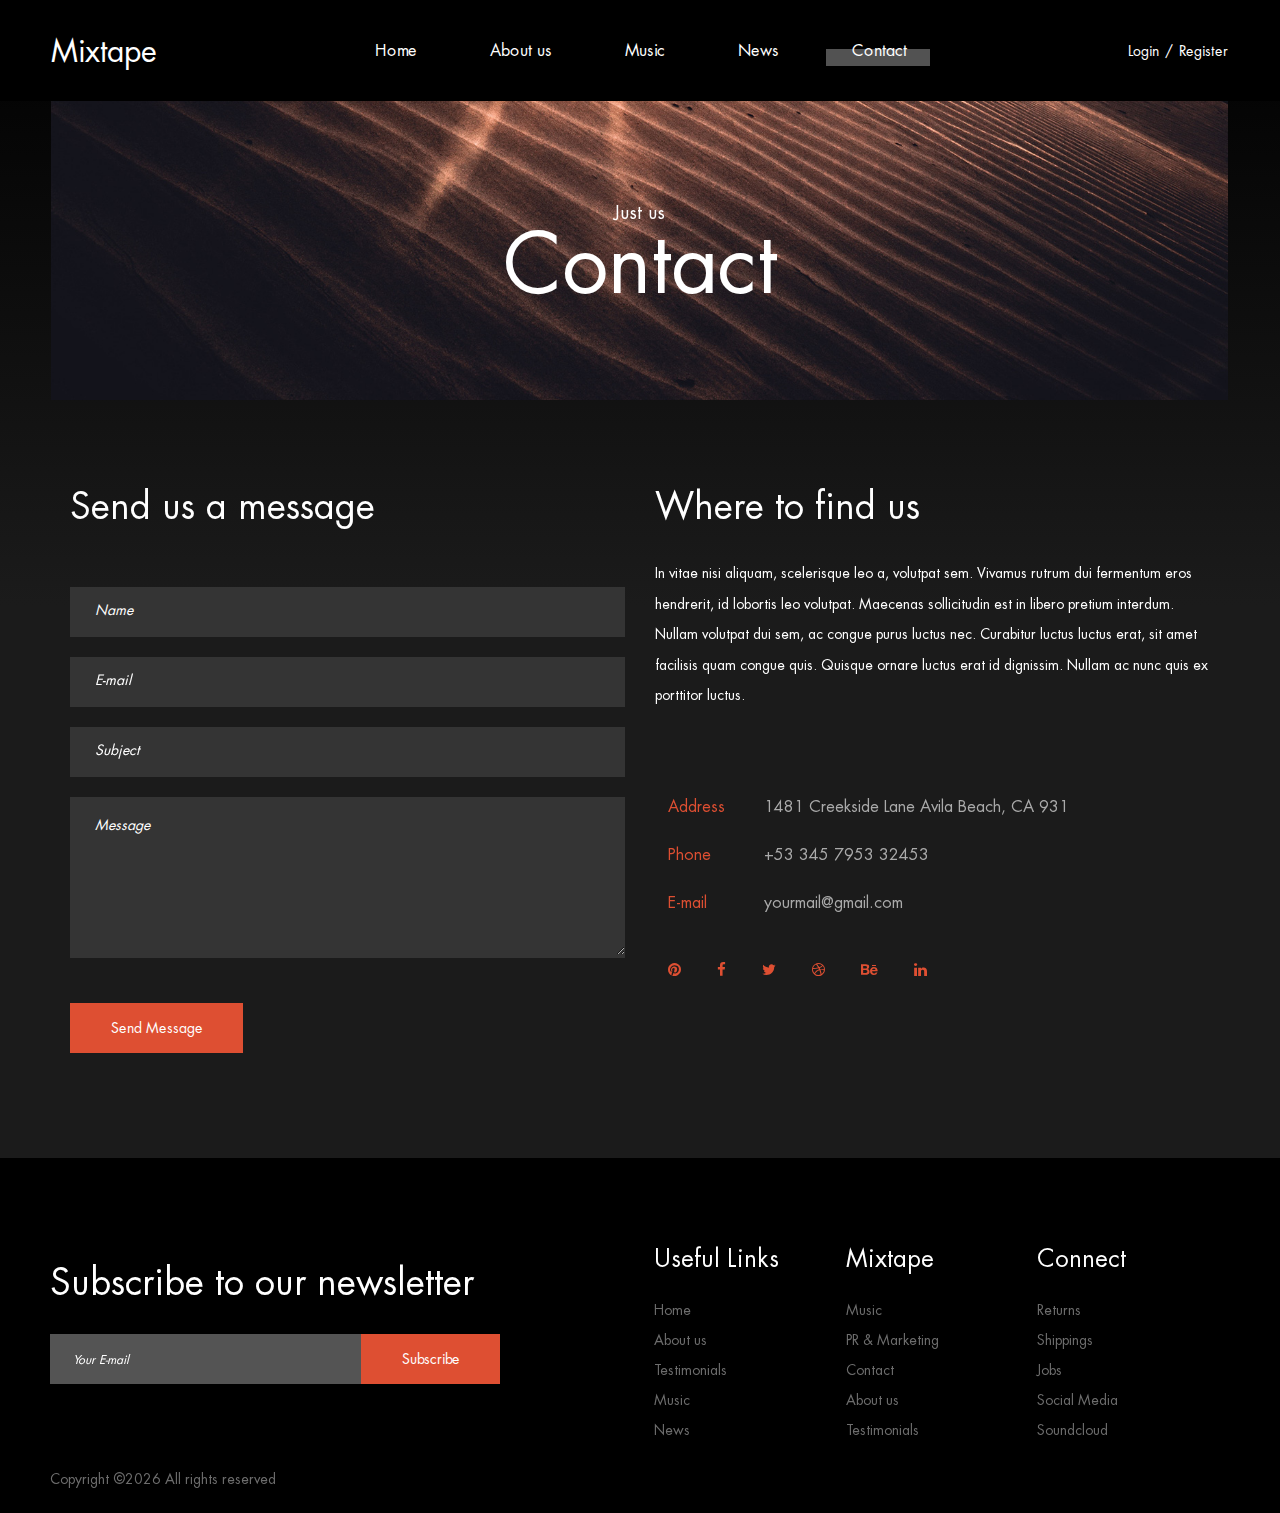
<file: contact.html>
<!DOCTYPE html>
<html lang="en">
<head>
<title>Contact</title>
<meta charset="utf-8">
<meta http-equiv="X-UA-Compatible" content="IE=edge">
<meta name="description" content="Mixtape template project">
<meta name="viewport" content="width=device-width, initial-scale=1">
<link rel="stylesheet" type="text/css" href="styles/bootstrap-4.1.2/bootstrap.min.css">
<link href="plugins/font-awesome-4.7.0/css/font-awesome.min.css" rel="stylesheet" type="text/css">
<link rel="stylesheet" type="text/css" href="plugins/OwlCarousel2-2.2.1/owl.carousel.css">
<link rel="stylesheet" type="text/css" href="plugins/OwlCarousel2-2.2.1/owl.theme.default.css">
<link rel="stylesheet" type="text/css" href="plugins/OwlCarousel2-2.2.1/animate.css">
<link rel="stylesheet" type="text/css" href="styles/contact.css">
<link rel="stylesheet" type="text/css" href="styles/contact_responsive.css">
</head>
<body>

<div class="super_container">
	
	<!-- Header -->
	<header class="header">
		<div class="header_content d-flex flex-row align-items-center justify-content-center">
			<div class="logo"><a href="#">Mixtape</a></div>
			<div class="log_reg">
				<ul class="d-flex flex-row align-items-start justify-content-start">
					<li><a href="#">Login</a></li>
					<li><a href="#">Register</a></li>
				</ul>
			</div>
			<nav class="main_nav">
				<ul class="d-flex flex-row align-items-start justify-content-start">
					<li><a href="index.html">Home</a></li>
					<li><a href="about.html">About us</a></li>
					<li><a href="music.html">Music</a></li>
					<li><a href="blog.html">News</a></li>
					<li class="active"><a href="contact.html">Contact</a></li>
				</ul>
			</nav>
			<div class="hamburger ml-auto">
				<div class="d-flex flex-column align-items-end justify-content-between">
					<div></div>
					<div></div>
					<div></div>
				</div>
			</div>
		</div>
	</header>

	<!-- Menu -->

	<div class="menu">
		<div>
			<div class="menu_overlay"></div>
			<div class="menu_container d-flex flex-column align-items-start justify-content-center">
				<div class="menu_log_reg">
					<ul class="d-flex flex-row align-items-start justify-content-start">
						<li><a href="#">Login</a></li>
						<li><a href="#">Register</a></li>
					</ul>
				</div>
				<nav class="menu_nav">
					<ul class="d-flex flex-column align-items-start justify-content-start">
						<li><a href="index.html">Home</a></li>
						<li><a href="about.html">About us</a></li>
						<li><a href="music.html">Music</a></li>
						<li><a href="blog.html">News</a></li>
						<li><a href="contact.html">Contact</a></li>
					</ul>
				</nav>
			</div>
		</div>
	</div>

	<!-- Home -->

	<div class="home">
		<div class="home_inner">
			<!-- Image artist: https://unsplash.com/@yoannboyer -->
			<div class="parallax_background parallax-window" data-parallax="scroll" data-image-src="images/contact.jpg" data-speed="0.8"></div>
			<div class="home_container">
				<div class="home_content text-center">
					<div class="home_subtitle">Just us</div>
					<div class="home_title">Contact</div>
				</div>
			</div>
		</div>
	</div>

	<!-- Contact -->

	<div class="contact">
		<div class="container">
			<div class="row">
				
				<!-- Contact Form -->
				<div class="col-lg-6">
					<div class="contact_form_container">
						<div class="contact_title">Send us a message</div>
						<form action="#" class="contact_form" id="contact_form">
							<input type="text" class="contact_input" placeholder="Name" required="required">
							<input type="email" class="contact_input" placeholder="E-mail" required="required">
							<input type="text" class="contact_input" placeholder="Subject">
							<textarea class="contact_input contact_textarea" placeholder="Message" required="required"></textarea>
							<button class="contact_button">Send Message</button>
						</form>
					</div>
				</div>

				<!-- Contact Info -->
				<div class="col-lg-6 contact_col">
					<div class="contact_info">
						<div class="contact_title">Where to find us</div>
						<div class="contact_text">
							<p>In vitae nisi aliquam, scelerisque leo a, volutpat sem. Vivamus rutrum dui fermentum eros hendrerit, id lobortis leo volutpat. Maecenas sollicitudin est in libero pretium interdum. Nullam volutpat dui sem, ac congue purus luctus nec. Curabitur luctus luctus erat, sit amet facilisis quam congue quis. Quisque ornare luctus erat id dignissim. Nullam ac nunc quis ex porttitor luctus.</p>
						</div>
						<div class="contact_info_list">
							<ul>
								<li class="d-flex flex-row align-items-start justify-content-start">
									<div><div>Address</div></div>
									<div>1481 Creekside Lane Avila Beach, CA 931</div>
								</li>
								<li class="d-flex flex-row align-items-start justify-content-start">
									<div><div>Phone</div></div>
									<div>+53 345 7953 32453</div>
								</li>
								<li class="d-flex flex-row align-items-start justify-content-start">
									<div><div>E-mail</div></div>
									<div>yourmail@gmail.com</div>
								</li>
							</ul>
						</div>
						<div class="social">
							<ul class="d-flex flex-row align-items-center justify-content-start">
								<li><a href="#"><i class="fa fa-pinterest" aria-hidden="true"></i></a></li>
								<li><a href="#"><i class="fa fa-facebook" aria-hidden="true"></i></a></li>
								<li><a href="#"><i class="fa fa-twitter" aria-hidden="true"></i></a></li>
								<li><a href="#"><i class="fa fa-dribbble" aria-hidden="true"></i></a></li>
								<li><a href="#"><i class="fa fa-behance" aria-hidden="true"></i></a></li>
								<li><a href="#"><i class="fa fa-linkedin" aria-hidden="true"></i></a></li>
							</ul>
						</div>
					</div>
				</div>
			</div>
		</div>
	</div>

	<!-- Footer -->

	<footer class="footer">
		<div class="footer_container d-flex flex-xl-row flex-column align-items-start justify-content-start">
			<div class="newsletter_container">
				<div class="newsletter_title"><h2>Subscribe to our newsletter</h2></div>
				<form action="#" id="newsletter_form" class="newsletter_form">
					<input type="email" class="newsletter_input" placeholder="Your E-mail" required="required">
					<button class="newsletter_button">Subscribe</button>
				</form>
			</div>
			<div class="footer_lists d-flex flex-sm-row  flex-column align-items-start justify-content-start ml-xl-auto">

				<!-- Useful Links -->
				<div class="footer_list">
					<div class="footer_list_title">Useful Links</div>
					<ul>
						<li><a href="index.html">Home</a></li>
						<li><a href="about.html">About us</a></li>
						<li><a href="#">Testimonials</a></li>
						<li><a href="#">Music</a></li>
						<li><a href="blog.html">News</a></li>
					</ul>
				</div>

				<!-- Mixtape -->
				<div class="footer_list">
					<div class="footer_list_title">Mixtape</div>
					<ul>
						<li><a href="#">Music</a></li>
						<li><a href="#">PR & Marketing</a></li>
						<li><a href="#">Contact</a></li>
						<li><a href="#">About us</a></li>
						<li><a href="#">Testimonials</a></li>
					</ul>
				</div>

				<!-- Connect -->
				<div class="footer_list">
					<div class="footer_list_title">Connect</div>
					<ul>
						<li><a href="#">Returns</a></li>
						<li><a href="#">Shippings</a></li>
						<li><a href="#">Jobs</a></li>
						<li><a href="#">Social Media</a></li>
						<li><a href="#">Soundcloud</a></li>
					</ul>
				</div>

			</div>
		</div>
		<div class="copyright_bar">
			<span>
			Copyright &copy;<script>document.write(new Date().getFullYear());</script> All rights reserved 
			</span>
		</div>
	</footer>
</div>

<script src="js/jquery-3.2.1.min.js"></script>
<script src="styles/bootstrap-4.1.2/popper.js"></script>
<script src="styles/bootstrap-4.1.2/bootstrap.min.js"></script>
<script src="plugins/greensock/TweenMax.min.js"></script>
<script src="plugins/greensock/TimelineMax.min.js"></script>
<script src="plugins/scrollmagic/ScrollMagic.min.js"></script>
<script src="plugins/greensock/animation.gsap.min.js"></script>
<script src="plugins/greensock/ScrollToPlugin.min.js"></script>
<script src="plugins/OwlCarousel2-2.2.1/owl.carousel.js"></script>
<script src="plugins/easing/easing.js"></script>
<script src="plugins/progressbar/progressbar.min.js"></script>
<script src="plugins/parallax-js-master/parallax.min.js"></script>
<script src="plugins/jPlayer/jquery.jplayer.min.js"></script>
<script src="plugins/jPlayer/jplayer.playlist.min.js"></script>
<script src="js/contact.js"></script>
</body>
</html>
</file>
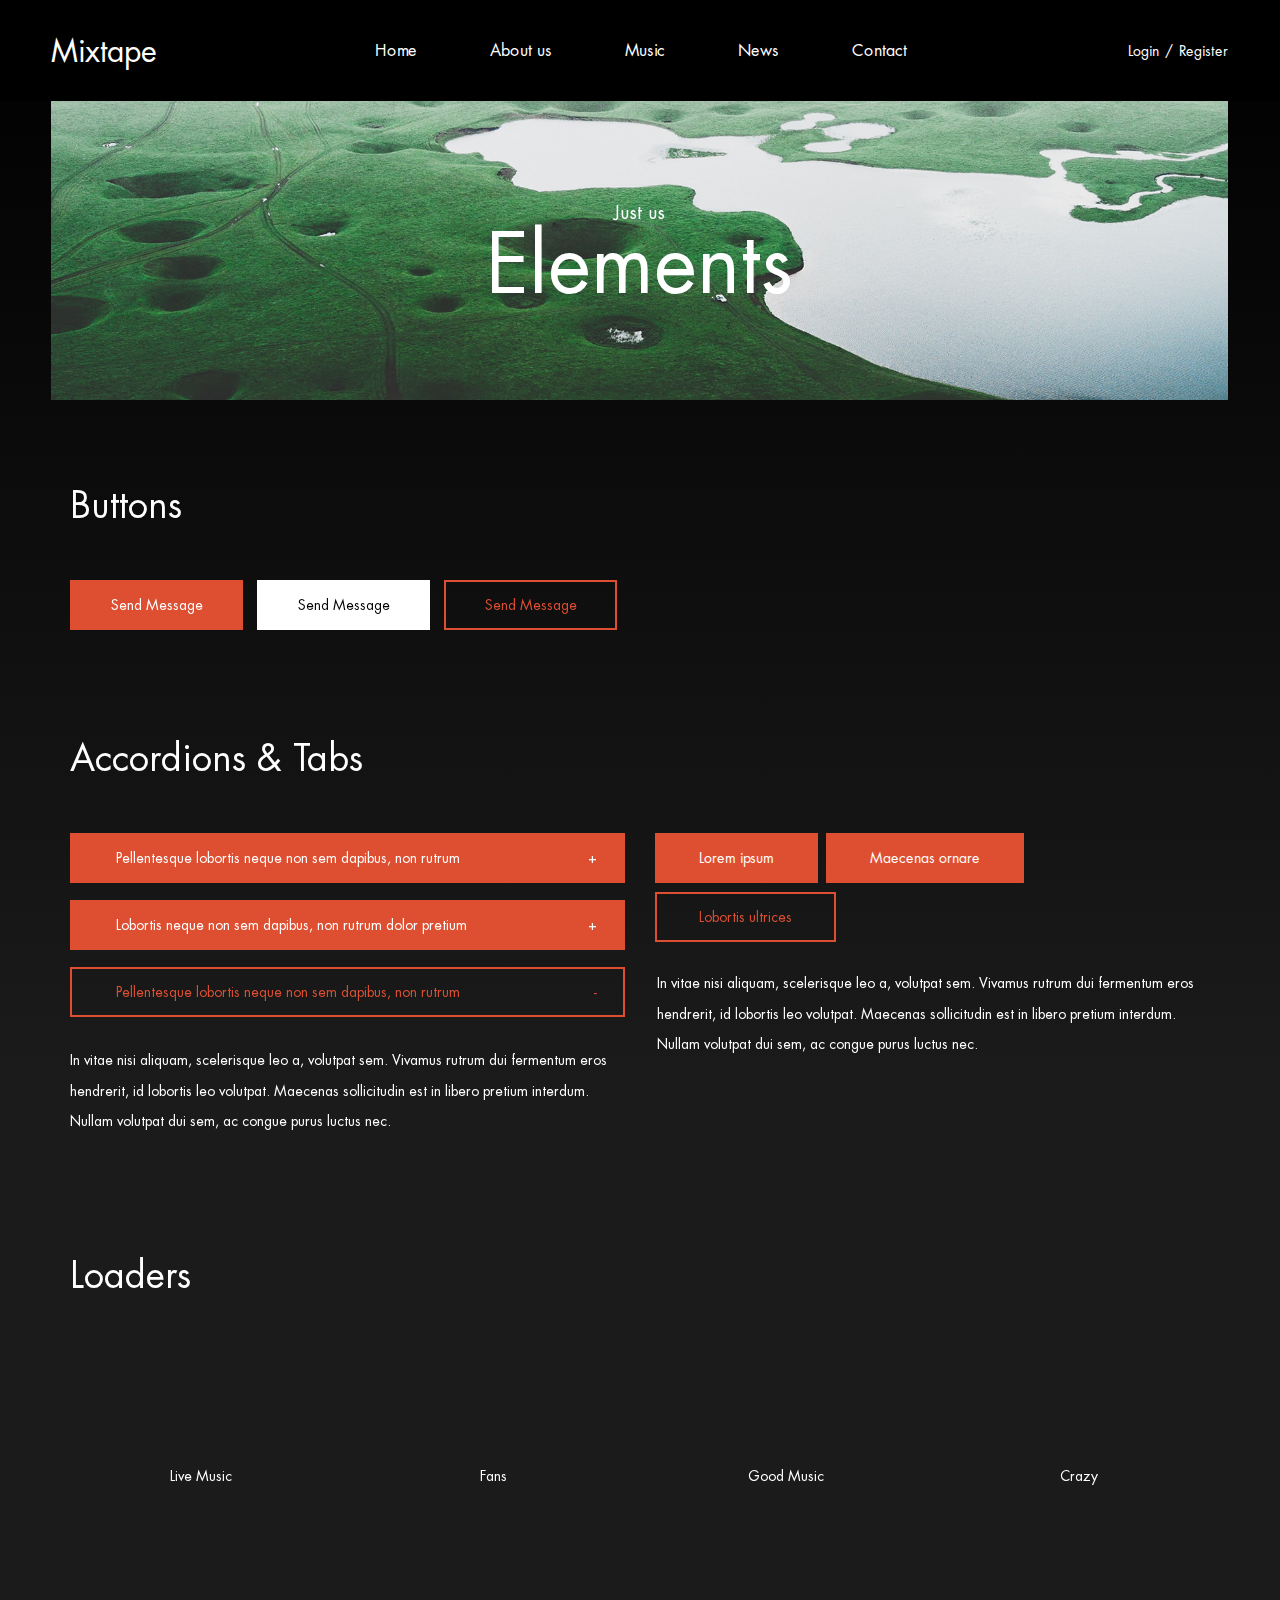
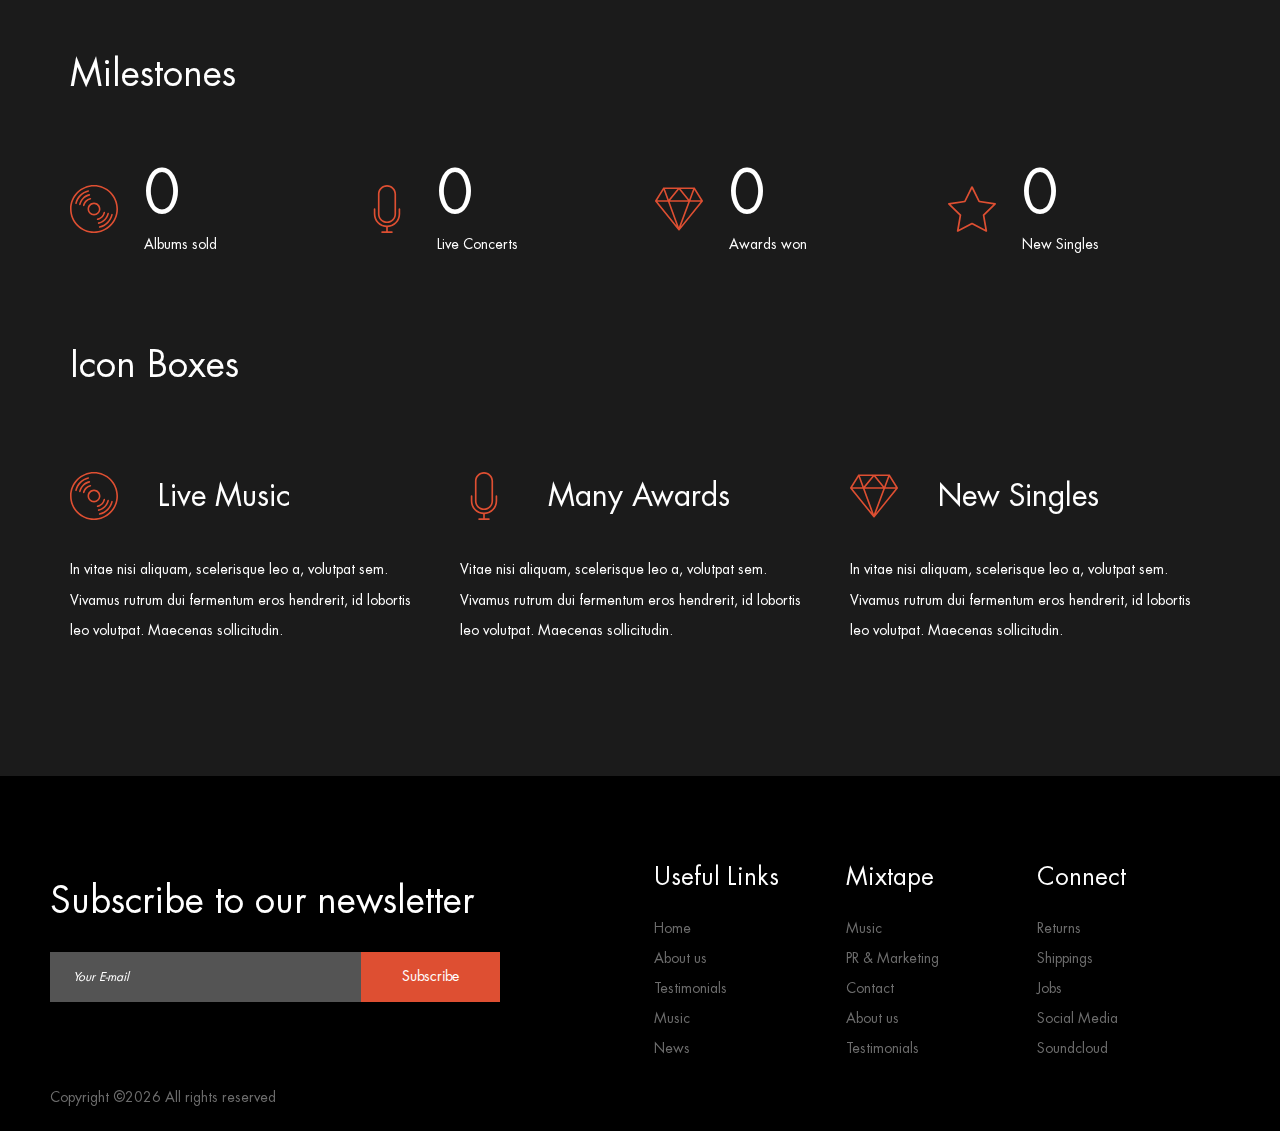
<file: elements.html>
<!DOCTYPE html>
<html lang="en">
<head>
<title>Elements</title>
<meta charset="utf-8">
<meta http-equiv="X-UA-Compatible" content="IE=edge">
<meta name="description" content="Mixtape template project">
<meta name="viewport" content="width=device-width, initial-scale=1">
<link rel="stylesheet" type="text/css" href="styles/bootstrap-4.1.2/bootstrap.min.css">
<link href="plugins/font-awesome-4.7.0/css/font-awesome.min.css" rel="stylesheet" type="text/css">
<link rel="stylesheet" type="text/css" href="styles/elements.css">
<link rel="stylesheet" type="text/css" href="styles/elements_responsive.css">
</head>
<body>

<div class="super_container">
	
	<!-- Header -->
	<header class="header">
		<div class="header_content d-flex flex-row align-items-center justify-content-center">
			<div class="logo"><a href="#">Mixtape</a></div>
			<div class="log_reg">
				<ul class="d-flex flex-row align-items-start justify-content-start">
					<li><a href="#">Login</a></li>
					<li><a href="#">Register</a></li>
				</ul>
			</div>
			<nav class="main_nav">
				<ul class="d-flex flex-row align-items-start justify-content-start">
					<li><a href="index.html">Home</a></li>
					<li><a href="about.html">About us</a></li>
					<li><a href="music.html">Music</a></li>
					<li><a href="blog.html">News</a></li>
					<li><a href="contact.html">Contact</a></li>
				</ul>
			</nav>
			<div class="hamburger ml-auto">
				<div class="d-flex flex-column align-items-end justify-content-between">
					<div></div>
					<div></div>
					<div></div>
				</div>
			</div>
		</div>
	</header>

	<!-- Menu -->

	<div class="menu">
		<div>
			<div class="menu_overlay"></div>
			<div class="menu_container d-flex flex-column align-items-start justify-content-center">
				<div class="menu_log_reg">
					<ul class="d-flex flex-row align-items-start justify-content-start">
						<li><a href="#">Login</a></li>
						<li><a href="#">Register</a></li>
					</ul>
				</div>
				<nav class="menu_nav">
					<ul class="d-flex flex-column align-items-start justify-content-start">
						<li><a href="index.html">Home</a></li>
						<li><a href="about.html">About us</a></li>
						<li><a href="music.html">Music</a></li>
						<li><a href="blog.html">News</a></li>
						<li><a href="contact.html">Contact</a></li>
					</ul>
				</nav>
			</div>
		</div>
	</div>

	<!-- Home -->

	<div class="home">
		<div class="home_inner">
			<!-- Image artist: https://unsplash.com/@tanelah -->
			<div class="parallax_background parallax-window" data-parallax="scroll" data-image-src="images/elements.jpg" data-speed="0.8"></div>
			<div class="home_container">
				<div class="home_content text-center">
					<div class="home_subtitle">Just us</div>
					<div class="home_title">Elements</div>
				</div>
			</div>
		</div>
	</div>

	<!-- Elements -->

	<div class="elements">
		<div class="container">
			<div class="row">
				<div class="col">
					
					<!-- Buttons -->
					<div class="buttons">
						<div class="elements_title">Buttons</div>
						<div class="buttons_container d-flex flex-row align-items-start justify-content-start flex-wrap">
							<div class="button button_1 trans_200"><a href="#">Send Message</a></div>
							<div class="button button_2 trans_200"><a href="#">Send Message</a></div>
							<div class="button button_3 trans_200"><a href="#">Send Message</a></div>
						</div>
					</div>

					<!-- Accordions & Tabs -->
					<div class="acc_tabs">
						<div class="elements_title">Accordions & Tabs</div>
						<div class="row acc_tabs_row">
							
							<!-- Accordions -->
							<div class="col-lg-6">
								<div class="accordions">

									<!-- Accordion -->
									<div class="accordion_container">
										<div class="accordion d-flex flex-row align-items-center"><div>Pellentesque lobortis neque non sem dapibus, non rutrum</div></div>
										<div class="accordion_panel">
											<div>
												<p>In vitae nisi aliquam, scelerisque leo a, volutpat sem. Vivamus rutrum dui fermentum eros hendrerit, id lobortis leo volutpat. Maecenas sollicitudin est in libero pretium interdum. Nullam volutpat dui sem, ac congue purus luctus nec.</p>
											</div>
										</div>
									</div>
									
									<!-- Accordion -->
									<div class="accordion_container">
										<div class="accordion d-flex flex-row align-items-center"><div>Lobortis neque non sem dapibus, non rutrum dolor pretium</div></div>
										<div class="accordion_panel">
											<div>
												<p>In vitae nisi aliquam, scelerisque leo a, volutpat sem. Vivamus rutrum dui fermentum eros hendrerit, id lobortis leo volutpat. Maecenas sollicitudin est in libero pretium interdum. Nullam volutpat dui sem, ac congue purus luctus nec.</p>
											</div>
										</div>
									</div>

									<!-- Accordion -->
									<div class="accordion_container">
										<div class="accordion d-flex flex-row align-items-center active"><div>Pellentesque lobortis neque non sem dapibus, non rutrum</div></div>
										<div class="accordion_panel">
											<div>
												<p>In vitae nisi aliquam, scelerisque leo a, volutpat sem. Vivamus rutrum dui fermentum eros hendrerit, id lobortis leo volutpat. Maecenas sollicitudin est in libero pretium interdum. Nullam volutpat dui sem, ac congue purus luctus nec.</p>
											</div>
										</div>
									</div>

								</div>
							</div>

							<!-- Tabs -->
							<div class="col-lg-6 tabs_col">
								<div class="tabs">
									<div class="tabs_container">
										<div class="tabs d-flex flex-row align-items-center justify-content-start flex-wrap">
											<div class="tab">Lorem ipsum</div>
											<div class="tab">Maecenas ornare</div>
											<div class="tab active">Lobortis ultrices</div>
										</div>
										<div class="tab_panels">
											<div class="tab_panel">
												<div class="tab_panel_content">
													<div class="tab_text">
														<p>In vitae nisi aliquam, scelerisque leo a, volutpat sem. Vivamus rutrum dui fermentum eros hendrerit, id lobortis leo volutpat. Maecenas sollicitudin est in libero pretium interdum. Nullam volutpat dui sem, ac congue purus luctus nec.</p>
													</div>
												</div>
											</div>
											<div class="tab_panel">
												<div class="tab_panel_content">
													<div class="tab_text">
														<p>In vitae nisi aliquam, scelerisque leo a, volutpat sem. Vivamus rutrum dui fermentum eros hendrerit, id lobortis leo volutpat. Maecenas sollicitudin est in libero pretium interdum. Nullam volutpat dui sem, ac congue purus luctus nec.</p>
													</div>
												</div>
											</div>
											<div class="tab_panel active">
												<div class="tab_panel_content">
													<div class="tab_text">
														<p>In vitae nisi aliquam, scelerisque leo a, volutpat sem. Vivamus rutrum dui fermentum eros hendrerit, id lobortis leo volutpat. Maecenas sollicitudin est in libero pretium interdum. Nullam volutpat dui sem, ac congue purus luctus nec.</p>
													</div>
												</div>
											</div>
										</div>
									</div>
								</div>
							</div>
						</div>
					</div>

					<!-- Loaders -->
					<div class="loaders">
						<div class="elements_title">Loaders</div>
						<div class="row loaders_row">

							<!-- Loader -->
							<div class="col-xl-3 col-md-6 loader_col">
								<!-- Loader -->
								<div class="loader_container text-center">
									<div class="loader text-center" data-perc="0.90"></div>
									<div class="loader_content">
										<div class="loader_title">Live Music</div>
									</div>
								</div>
							</div>

							<!-- Loader -->
							<div class="col-xl-3 col-md-6 loader_col">
								<!-- Loader -->
								<div class="loader_container text-center">
									<div class="loader text-center" data-perc="0.80"></div>
									<div class="loader_content">
										<div class="loader_title">Fans</div>
									</div>
								</div>
							</div>

							<!-- Loader -->
							<div class="col-xl-3 col-md-6 loader_col">
								<!-- Loader -->
								<div class="loader_container text-center">
									<div class="loader text-center" data-perc="1.00"></div>
									<div class="loader_content">
										<div class="loader_title">Good Music</div>
									</div>
								</div>
							</div>

							<!-- Loader -->
							<div class="col-xl-3 col-md-6 loader_col">
								<!-- Loader -->
								<div class="loader_container text-center">
									<div class="loader text-center" data-perc="0.75"></div>
									<div class="loader_content">
										<div class="loader_title">Crazy</div>
									</div>
								</div>
							</div>

						</div>
					</div>

					<!-- Milestones -->
					<div class="milestones">
						<div class="elements_title">Milestones</div>
						<div class="row milestones_row">
					
							<!-- Milestone -->
							<div class="col-xl-3 col-md-6 milestone_col">
								<div class="milestone d-flex flex-row align-items-center justify-content-start">
									<div class="milestone_icon"><img src="images/icon_1.svg" alt="https://www.flaticon.com/authors/smashicons"></div>
									<div class="milestone_content">
										<div class="milestone_counter" data-end-value="298" data-sign-after="k">0</div>
										<div class="milestone_text">Albums sold</div>
									</div>
								</div>
							</div>

							<!-- Milestone -->
							<div class="col-xl-3 col-md-6 milestone_col">
								<div class="milestone d-flex flex-row align-items-center justify-content-start">
									<div class="milestone_icon"><img src="images/icon_2.svg" alt="https://www.flaticon.com/authors/smashicons"></div>
									<div class="milestone_content">
										<div class="milestone_counter" data-end-value="183">0</div>
										<div class="milestone_text">Live Concerts</div>
									</div>
								</div>
							</div>

							<!-- Milestone -->
							<div class="col-xl-3 col-md-6 milestone_col">
								<div class="milestone d-flex flex-row align-items-center justify-content-start">
									<div class="milestone_icon"><img src="images/icon_3.svg" alt="https://www.flaticon.com/authors/smashicons"></div>
									<div class="milestone_content">
										<div class="milestone_counter" data-end-value="37">0</div>
										<div class="milestone_text">Awards won</div>
									</div>
								</div>
							</div>

							<!-- Milestone -->
							<div class="col-xl-3 col-md-6 milestone_col">
								<div class="milestone d-flex flex-row align-items-center justify-content-start">
									<div class="milestone_icon"><img src="images/icon_4.svg" alt="https://www.flaticon.com/authors/smashicons"></div>
									<div class="milestone_content">
										<div class="milestone_counter" data-end-value="14">0</div>
										<div class="milestone_text">New Singles</div>
									</div>
								</div>
							</div>

						</div>
					</div>

					<!-- Icon Boxes -->
					<div class="icon_boxes">
						<div class="elements_title">Icon Boxes</div>
						<div class="row icon_boxes_row">
							
							<!-- Icon Box -->
							<div class="col-lg-4">
								<div class="icon_box">
									<div class="ib_title_container d-flex flex-row align-items-center justify-content-start">
										<div class="ib_icon"><img src="images/icon_1.svg" alt="https://www.flaticon.com/authors/smashicons"></div>
										<div class="ib_title">Live Music</div>
									</div>
									<div class="ib_text">
										<p>In vitae nisi aliquam, scelerisque leo a, volutpat sem. Vivamus rutrum dui fermentum eros hendrerit, id lobortis leo volutpat. Maecenas sollicitudin.</p>
									</div>
								</div>
							</div>

							<!-- Icon Box -->
							<div class="col-lg-4">
								<div class="icon_box">
									<div class="ib_title_container d-flex flex-row align-items-center justify-content-start">
										<div class="ib_icon"><img src="images/icon_2.svg" alt="https://www.flaticon.com/authors/smashicons"></div>
										<div class="ib_title">Many Awards</div>
									</div>
									<div class="ib_text">
										<p>Vitae nisi aliquam, scelerisque leo a, volutpat sem. Vivamus rutrum dui fermentum eros hendrerit, id lobortis leo volutpat. Maecenas sollicitudin.</p>
									</div>
								</div>
							</div>

							<!-- Icon Box -->
							<div class="col-lg-4">
								<div class="icon_box">
									<div class="ib_title_container d-flex flex-row align-items-center justify-content-start">
										<div class="ib_icon"><img src="images/icon_3.svg" alt="https://www.flaticon.com/authors/smashicons"></div>
										<div class="ib_title">New Singles</div>
									</div>
									<div class="ib_text">
										<p>In vitae nisi aliquam, scelerisque leo a, volutpat sem. Vivamus rutrum dui fermentum eros hendrerit, id lobortis leo volutpat. Maecenas sollicitudin.</p>
									</div>
								</div>
							</div>

						</div>
					</div>

				</div>
			</div>
		</div>
	</div>

	<!-- Footer -->

	<footer class="footer">
		<div class="footer_container d-flex flex-xl-row flex-column align-items-start justify-content-start">
			<div class="newsletter_container">
				<div class="newsletter_title"><h2>Subscribe to our newsletter</h2></div>
				<form action="#" id="newsletter_form" class="newsletter_form">
					<input type="email" class="newsletter_input" placeholder="Your E-mail" required="required">
					<button class="newsletter_button">Subscribe</button>
				</form>
			</div>
			<div class="footer_lists d-flex flex-sm-row  flex-column align-items-start justify-content-start ml-xl-auto">

				<!-- Useful Links -->
				<div class="footer_list">
					<div class="footer_list_title">Useful Links</div>
					<ul>
						<li><a href="index.html">Home</a></li>
						<li><a href="about.html">About us</a></li>
						<li><a href="#">Testimonials</a></li>
						<li><a href="#">Music</a></li>
						<li><a href="blog.html">News</a></li>
					</ul>
				</div>

				<!-- Mixtape -->
				<div class="footer_list">
					<div class="footer_list_title">Mixtape</div>
					<ul>
						<li><a href="#">Music</a></li>
						<li><a href="#">PR & Marketing</a></li>
						<li><a href="#">Contact</a></li>
						<li><a href="#">About us</a></li>
						<li><a href="#">Testimonials</a></li>
					</ul>
				</div>

				<!-- Connect -->
				<div class="footer_list">
					<div class="footer_list_title">Connect</div>
					<ul>
						<li><a href="#">Returns</a></li>
						<li><a href="#">Shippings</a></li>
						<li><a href="#">Jobs</a></li>
						<li><a href="#">Social Media</a></li>
						<li><a href="#">Soundcloud</a></li>
					</ul>
				</div>

			</div>
		</div>
		<div class="copyright_bar">
			<span>
			Copyright &copy;<script>document.write(new Date().getFullYear());</script> All rights reserved 
			</span>
		</div>
	</footer>
</div>

<script src="js/jquery-3.2.1.min.js"></script>
<script src="styles/bootstrap-4.1.2/popper.js"></script>
<script src="styles/bootstrap-4.1.2/bootstrap.min.js"></script>
<script src="plugins/greensock/TweenMax.min.js"></script>
<script src="plugins/greensock/TimelineMax.min.js"></script>
<script src="plugins/scrollmagic/ScrollMagic.min.js"></script>
<script src="plugins/greensock/animation.gsap.min.js"></script>
<script src="plugins/greensock/ScrollToPlugin.min.js"></script>
<script src="plugins/OwlCarousel2-2.2.1/owl.carousel.js"></script>
<script src="plugins/easing/easing.js"></script>
<script src="plugins/progressbar/progressbar.min.js"></script>
<script src="plugins/parallax-js-master/parallax.min.js"></script>
<script src="js/elements.js"></script>
</body>
</html>
</file>
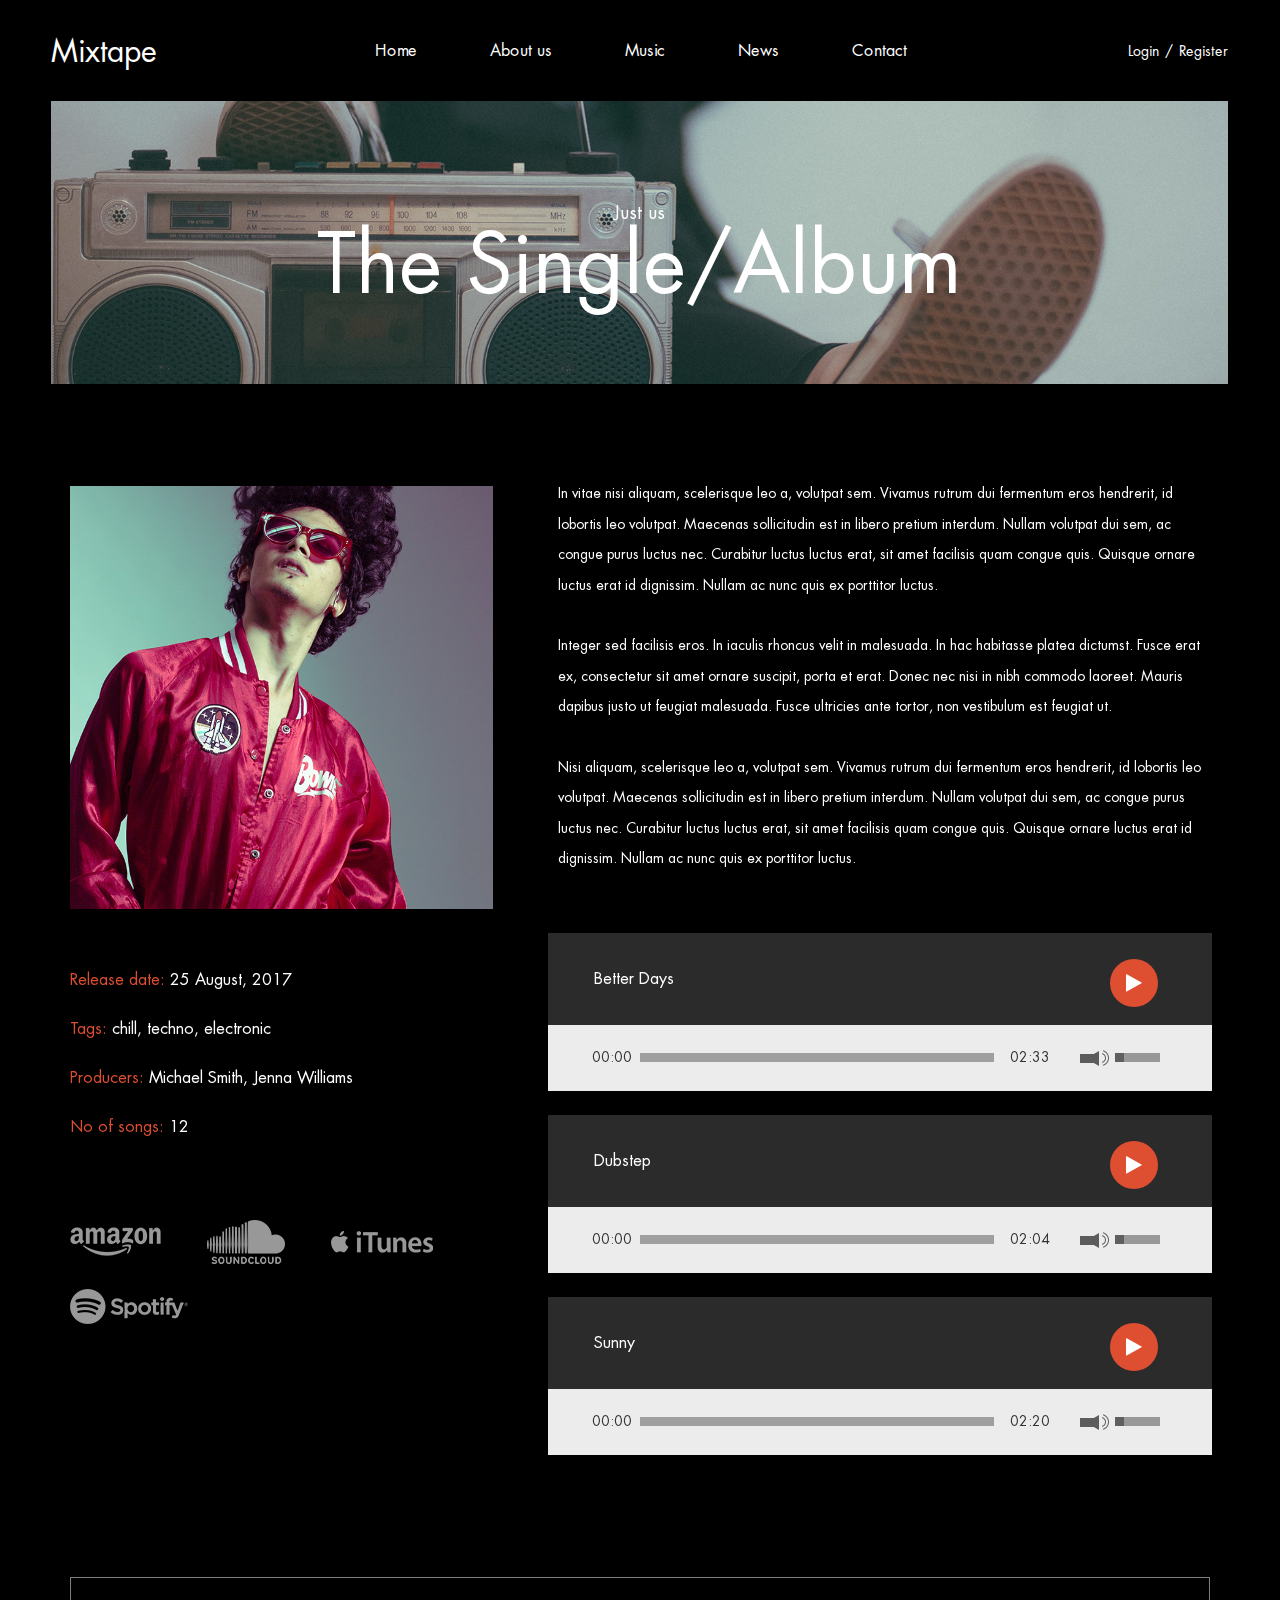
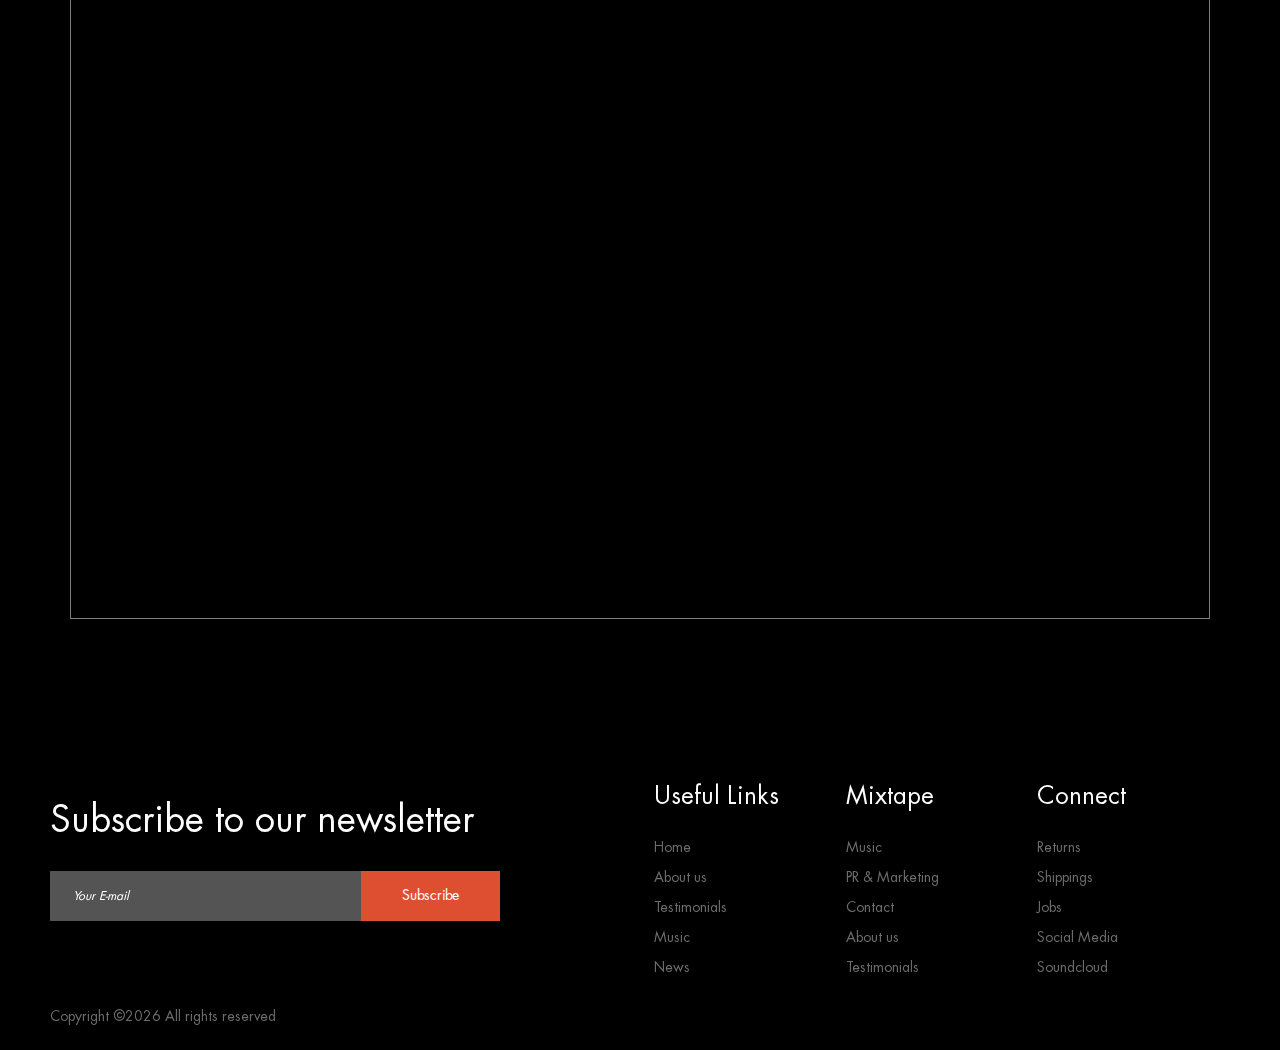
<file: single.html>
<!DOCTYPE html>
<html lang="en">
<head>
<title>Single Album</title>
<meta charset="utf-8">
<meta http-equiv="X-UA-Compatible" content="IE=edge">
<meta name="description" content="Mixtape template project">
<meta name="viewport" content="width=device-width, initial-scale=1">
<link rel="stylesheet" type="text/css" href="styles/bootstrap-4.1.2/bootstrap.min.css">
<link href="plugins/font-awesome-4.7.0/css/font-awesome.min.css" rel="stylesheet" type="text/css">
<link rel="stylesheet" type="text/css" href="plugins/OwlCarousel2-2.2.1/owl.carousel.css">
<link rel="stylesheet" type="text/css" href="plugins/OwlCarousel2-2.2.1/owl.theme.default.css">
<link rel="stylesheet" type="text/css" href="plugins/OwlCarousel2-2.2.1/animate.css">
<link rel="stylesheet" type="text/css" href="styles/single.css">
<link rel="stylesheet" type="text/css" href="styles/single_responsive.css">
</head>
<body>

<div class="super_container">
	
	<!-- Header -->
	<header class="header">
		<div class="header_content d-flex flex-row align-items-center justify-content-center">
			<div class="logo"><a href="#">Mixtape</a></div>
			<div class="log_reg">
				<ul class="d-flex flex-row align-items-start justify-content-start">
					<li><a href="#">Login</a></li>
					<li><a href="#">Register</a></li>
				</ul>
			</div>
			<nav class="main_nav">
				<ul class="d-flex flex-row align-items-start justify-content-start">
					<li><a href="index.html">Home</a></li>
					<li><a href="about.html">About us</a></li>
					<li><a href="music.html">Music</a></li>
					<li><a href="blog.html">News</a></li>
					<li><a href="contact.html">Contact</a></li>
				</ul>
			</nav>
			<div class="hamburger ml-auto">
				<div class="d-flex flex-column align-items-end justify-content-between">
					<div></div>
					<div></div>
					<div></div>
				</div>
			</div>
		</div>
	</header>

	<!-- Menu -->

	<div class="menu">
		<div>
			<div class="menu_overlay"></div>
			<div class="menu_container d-flex flex-column align-items-start justify-content-center">
				<div class="menu_log_reg">
					<ul class="d-flex flex-row align-items-start justify-content-start">
						<li><a href="#">Login</a></li>
						<li><a href="#">Register</a></li>
					</ul>
				</div>
				<nav class="menu_nav">
					<ul class="d-flex flex-column align-items-start justify-content-start">
						<li><a href="index.html">Home</a></li>
						<li><a href="about.html">About us</a></li>
						<li><a href="music.html">Music</a></li>
						<li><a href="blog.html">News</a></li>
						<li><a href="contact.html">Contact</a></li>
					</ul>
				</nav>
			</div>
		</div>
	</div>

	<!-- Home -->

	<div class="home">
		<div class="home_inner">
			<!-- Image artist: https://unsplash.com/@yoannboyer -->
			<div class="parallax_background parallax-window" data-parallax="scroll" data-image-src="images/single.jpg" data-speed="0.8"></div>
			<div class="home_container">
				<div class="home_content text-center">
					<div class="home_subtitle">Just us</div>
					<div class="home_title">The Single/Album</div>
				</div>
			</div>
		</div>
	</div>

	<!-- Single -->

	<div class="single">
		<div class="container">
			<div class="row">
				
				<!-- Single Info -->
				<div class="col-lg-5">
					<div class="single_info">
						<div class="single_image"><img src="images/single_image.jpg" alt=""></div>
						<div class="single_info_list">
							<ul>
								<li><span>Release date: </span>25 August, 2017</li>
								<li><span>Tags: </span>chill, techno, electronic</li>
								<li><span>Producers: </span>Michael Smith, Jenna Williams</li>
								<li><span>No of songs: </span>12</li>
							</ul>
						</div>
						<div class="logo_list d-flex flex-row align-items-center justify-content-start flex-wrap">
							<div><a href="#"><img src="images/logo_1.png" alt=""></a></div>
							<div><a href="#"><img src="images/logo_2.png" alt=""></a></div>
							<div><a href="#"><img src="images/logo_3.png" alt=""></a></div>
							<div><a href="#"><img src="images/logo_4.png" alt=""></a></div>
						</div>
					</div>
				</div>

				<!-- Single Content -->
				<div class="col-lg-7 single_content_col">
					<div class="single_content">
						<div class="single_text">
							<p> In vitae nisi aliquam, scelerisque leo a, volutpat sem. Vivamus rutrum dui fermentum eros hendrerit, id lobortis leo volutpat. Maecenas sollicitudin est in libero pretium interdum. Nullam volutpat dui sem, ac congue purus luctus nec. Curabitur luctus luctus erat, sit amet facilisis quam congue quis. Quisque ornare luctus erat id dignissim. Nullam ac nunc quis ex porttitor luctus.</p>
							<p>Integer sed facilisis eros. In iaculis rhoncus velit in malesuada. In hac habitasse platea dictumst. Fusce erat ex, consectetur sit amet ornare suscipit, porta et erat. Donec nec nisi in nibh commodo laoreet. Mauris dapibus justo ut feugiat malesuada. Fusce ultricies ante tortor, non vestibulum est feugiat ut.</p>
							<p>Nisi aliquam, scelerisque leo a, volutpat sem. Vivamus rutrum dui fermentum eros hendrerit, id lobortis leo volutpat. Maecenas sollicitudin est in libero pretium interdum. Nullam volutpat dui sem, ac congue purus luctus nec. Curabitur luctus luctus erat, sit amet facilisis quam congue quis. Quisque ornare luctus erat id dignissim. Nullam ac nunc quis ex porttitor luctus.</p>
						</div>
						<div class="single_players">
							
							<!-- Single Player -->
							<div class="single_player_container d-flex flex-column align-items-start justify-content-center">
								<div class="single_player">
									<div id="jplayer_1" class="jp-jplayer"></div>
									<div id="jp_container_1" class="jp-audio" role="application" aria-label="media player">
										<div class="jp-type-single">
											<div class="player_details d-flex flex-row align-items-center justify-content-start">
												<div class="jp-details">
													<div>playing</div>
													<div class="jp-title" aria-label="title">&nbsp;</div>
												</div>
												<div class="jp-controls-holder ml-auto">
													<button class="jp-play" tabindex="0"></button>
												</div>
											</div>
											<div class="player_controls">
												<div class="jp-gui jp-interface d-flex flex-row align-items-center justify-content-start">
													<div class="jp-controls-holder time_controls d-flex flex-row align-items-center justify-content-start">
														<div><div class="jp-current-time" role="timer" aria-label="time">&nbsp;</div></div>
														<div class="jp-progress">
															<div class="jp-seek-bar">
																<div class="jp-play-bar"></div>
															</div>
														</div>
														<div><div class="jp-duration ml-auto" role="timer" aria-label="duration">&nbsp;</div></div>
													</div>
													<div class="jp-volume-controls d-flex flex-row align-items-center justify-content-start ml-auto">
														<button class="jp-mute" tabindex="0"></button>
														<div class="jp-volume-bar">
															<div class="jp-volume-bar-value"></div>
														</div>
													</div>
												</div>
											</div>
											<div class="jp-no-solution">
												<span>Update Required</span>
												To play the media you will need to either update your browser to a recent version or update your <a href="http://get.adobe.com/flashplayer/" target="_blank">Flash plugin</a>
											</div>
										</div>
									</div>

								</div>
							</div>

							<!-- Single Player -->
							<div class="single_player_container d-flex flex-column align-items-start justify-content-center">
								<div class="single_player">
									<div id="jplayer_2" class="jp-jplayer"></div>
									<div id="jp_container_2" class="jp-audio" role="application" aria-label="media player">
										<div class="jp-type-single">
											<div class="player_details d-flex flex-row align-items-center justify-content-start">
												<div class="jp-details">
													<div>playing</div>
													<div class="jp-title" aria-label="title">&nbsp;</div>
												</div>
												<div class="jp-controls-holder ml-auto">
													<button class="jp-play" tabindex="0"></button>
												</div>
											</div>
											<div class="player_controls">
												<div class="jp-gui jp-interface d-flex flex-row align-items-center justify-content-start">
													<div class="jp-controls-holder time_controls d-flex flex-row align-items-center justify-content-start">
														<div><div class="jp-current-time" role="timer" aria-label="time">&nbsp;</div></div>
														<div class="jp-progress">
															<div class="jp-seek-bar">
																<div class="jp-play-bar"></div>
															</div>
														</div>
														<div><div class="jp-duration ml-auto" role="timer" aria-label="duration">&nbsp;</div></div>
													</div>
													<div class="jp-volume-controls d-flex flex-row align-items-center justify-content-start ml-auto">
														<button class="jp-mute" tabindex="0"></button>
														<div class="jp-volume-bar">
															<div class="jp-volume-bar-value"></div>
														</div>
													</div>
												</div>
											</div>
											<div class="jp-no-solution">
												<span>Update Required</span>
												To play the media you will need to either update your browser to a recent version or update your <a href="http://get.adobe.com/flashplayer/" target="_blank">Flash plugin</a>
											</div>
										</div>
									</div>

								</div>
							</div>

							<!-- Single Player -->
							<div class="single_player_container d-flex flex-column align-items-start justify-content-center">
								<div class="single_player">
									<div id="jplayer_3" class="jp-jplayer"></div>
									<div id="jp_container_3" class="jp-audio" role="application" aria-label="media player">
										<div class="jp-type-single">
											<div class="player_details d-flex flex-row align-items-center justify-content-start">
												<div class="jp-details">
													<div>playing</div>
													<div class="jp-title" aria-label="title">&nbsp;</div>
												</div>
												<div class="jp-controls-holder ml-auto">
													<button class="jp-play" tabindex="0"></button>
												</div>
											</div>
											<div class="player_controls">
												<div class="jp-gui jp-interface d-flex flex-row align-items-center justify-content-start">
													<div class="jp-controls-holder time_controls d-flex flex-row align-items-center justify-content-start">
														<div><div class="jp-current-time" role="timer" aria-label="time">&nbsp;</div></div>
														<div class="jp-progress">
															<div class="jp-seek-bar">
																<div class="jp-play-bar"></div>
															</div>
														</div>
														<div><div class="jp-duration ml-auto" role="timer" aria-label="duration">&nbsp;</div></div>
													</div>
													<div class="jp-volume-controls d-flex flex-row align-items-center justify-content-start ml-auto">
														<button class="jp-mute" tabindex="0"></button>
														<div class="jp-volume-bar">
															<div class="jp-volume-bar-value"></div>
														</div>
													</div>
												</div>
											</div>
											<div class="jp-no-solution">
												<span>Update Required</span>
												To play the media you will need to either update your browser to a recent version or update your <a href="http://get.adobe.com/flashplayer/" target="_blank">Flash plugin</a>
											</div>
										</div>
									</div>

								</div>
							</div>

						</div>
					</div>
				</div>

			</div>
		</div>
	</div>

	<!-- Video -->

	<div class="video">
		<div class="container">
			<div class="row">
				<div class="col">
					<div class="video_container">
						<iframe width="560" height="315" src="https://www.youtube.com/embed/OsKLytDnKGA?rel=0&amp;showinfo=0" frameborder="0" allow="autoplay; encrypted-media" allowfullscreen></iframe>
					</div>
				</div>
			</div>
		</div>
	</div>

	<!-- Footer -->

	<footer class="footer">
		<div class="footer_container d-flex flex-xl-row flex-column align-items-start justify-content-start">
			<div class="newsletter_container">
				<div class="newsletter_title"><h2>Subscribe to our newsletter</h2></div>
				<form action="#" id="newsletter_form" class="newsletter_form">
					<input type="email" class="newsletter_input" placeholder="Your E-mail" required="required">
					<button class="newsletter_button">Subscribe</button>
				</form>
			</div>
			<div class="footer_lists d-flex flex-sm-row  flex-column align-items-start justify-content-start ml-xl-auto">

				<!-- Useful Links -->
				<div class="footer_list">
					<div class="footer_list_title">Useful Links</div>
					<ul>
						<li><a href="index.html">Home</a></li>
						<li><a href="about.html">About us</a></li>
						<li><a href="#">Testimonials</a></li>
						<li><a href="#">Music</a></li>
						<li><a href="blog.html">News</a></li>
					</ul>
				</div>

				<!-- Mixtape -->
				<div class="footer_list">
					<div class="footer_list_title">Mixtape</div>
					<ul>
						<li><a href="#">Music</a></li>
						<li><a href="#">PR & Marketing</a></li>
						<li><a href="#">Contact</a></li>
						<li><a href="#">About us</a></li>
						<li><a href="#">Testimonials</a></li>
					</ul>
				</div>

				<!-- Connect -->
				<div class="footer_list">
					<div class="footer_list_title">Connect</div>
					<ul>
						<li><a href="#">Returns</a></li>
						<li><a href="#">Shippings</a></li>
						<li><a href="#">Jobs</a></li>
						<li><a href="#">Social Media</a></li>
						<li><a href="#">Soundcloud</a></li>
					</ul>
				</div>

			</div>
		</div>
		<div class="copyright_bar">
			<span>
			Copyright &copy;<script>document.write(new Date().getFullYear());</script> All rights reserved 
			</span>
		</div>
	</footer>
</div>

<script src="js/jquery-3.2.1.min.js"></script>
<script src="styles/bootstrap-4.1.2/popper.js"></script>
<script src="styles/bootstrap-4.1.2/bootstrap.min.js"></script>
<script src="plugins/greensock/TweenMax.min.js"></script>
<script src="plugins/greensock/TimelineMax.min.js"></script>
<script src="plugins/scrollmagic/ScrollMagic.min.js"></script>
<script src="plugins/greensock/animation.gsap.min.js"></script>
<script src="plugins/greensock/ScrollToPlugin.min.js"></script>
<script src="plugins/OwlCarousel2-2.2.1/owl.carousel.js"></script>
<script src="plugins/easing/easing.js"></script>
<script src="plugins/progressbar/progressbar.min.js"></script>
<script src="plugins/parallax-js-master/parallax.min.js"></script>
<script src="plugins/jPlayer/jquery.jplayer.min.js"></script>
<script src="plugins/jPlayer/jplayer.playlist.min.js"></script>
<script src="plugins/fit-vids/jquery.fitvids.js"></script>
<script src="js/single.js"></script>
</body>
</html>
</file>
<file: styles/main_styles.css>
@charset "utf-8";
/******************************

[Table of Contents]

1. Fonts
2. Body and some general stuff
3. Header
4. Menu
5. Home
6. Featured Album
7. Shows
8. Artist
9. Extra
10. Footer


******************************/

/***********
1. Fonts
***********/

@font-face
{
	font-family: 'Futura';
	src: url('../fonts/FuturaLT-Book.ttf')  format('truetype');
}

/*********************************
2. Body and some general stuff
*********************************/

*
{
	margin: 0;
	padding: 0;
	-webkit-font-smoothing: antialiased;
	-webkit-text-shadow: rgba(0,0,0,.01) 0 0 1px;
	text-shadow: rgba(0,0,0,.01) 0 0 1px;
}
body
{
	font-family: 'Futura', sans-serif;
	font-size: 14px;
	font-weight: 400;
	background: #000000;
	color: #FFFFFF;
}
div
{
	display: block;
	position: relative;
	-webkit-box-sizing: border-box;
    -moz-box-sizing: border-box;
    box-sizing: border-box;
}
ul
{
	list-style: none;
	margin-bottom: 0px;
}
p
{
	font-family: 'Futura', sans-serif;
	font-size: 14px;
	line-height: 2.18;
	font-weight: 400;
	color: #FFFFFF;
	-webkit-font-smoothing: antialiased;
	-webkit-text-shadow: rgba(0,0,0,.01) 0 0 1px;
	text-shadow: rgba(0,0,0,.01) 0 0 1px;
}
p a
{
	display: inline;
	position: relative;
	color: inherit;
	border-bottom: solid 1px #ffa07f;
	-webkit-transition: all 200ms ease;
	-moz-transition: all 200ms ease;
	-ms-transition: all 200ms ease;
	-o-transition: all 200ms ease;
	transition: all 200ms ease;
}
p:last-of-type
{
	margin-bottom: 0;
}
a
{
	-webkit-transition: all 200ms ease;
	-moz-transition: all 200ms ease;
	-ms-transition: all 200ms ease;
	-o-transition: all 200ms ease;
	transition: all 200ms ease;
}
a, a:hover, a:visited, a:active, a:link
{
	text-decoration: none;
	-webkit-font-smoothing: antialiased;
	-webkit-text-shadow: rgba(0,0,0,.01) 0 0 1px;
	text-shadow: rgba(0,0,0,.01) 0 0 1px;
}
p a:active
{
	position: relative;
	color: #FF6347;
}
p a:hover
{
	color: #FFFFFF;
	background: #ffa07f;
}
p a:hover::after
{
	opacity: 0.2;
}
::selection
{
	background: rgba(255,255,255,0.07);
}
p::selection
{
	
}
h1{font-size: 48px;}
h2{font-size: 36px;}
h3{font-size: 24px;}
h4{font-size: 18px;}
h5{font-size: 14px;}
h1, h2, h3, h4, h5, h6
{
	font-family: 'Futura', sans-serif;
	-webkit-font-smoothing: antialiased;
	-webkit-text-shadow: rgba(0,0,0,.01) 0 0 1px;
	text-shadow: rgba(0,0,0,.01) 0 0 1px;
	line-height: 1.2;
}
h1::selection, 
h2::selection, 
h3::selection, 
h4::selection, 
h5::selection, 
h6::selection
{
	
}
button:active
{
	outline: none;
}
.form-control
{
	color: #db5246;
}
section
{
	display: block;
	position: relative;
	box-sizing: border-box;
}
.clear
{
	clear: both;
}
.clearfix::before, .clearfix::after
{
	content: "";
	display: table;
}
.clearfix::after
{
	clear: both;
}
.clearfix
{
	zoom: 1;
}
.float_left
{
	float: left;
}
.float_right
{
	float: right;
}
.trans_200
{
	-webkit-transition: all 200ms ease;
	-moz-transition: all 200ms ease;
	-ms-transition: all 200ms ease;
	-o-transition: all 200ms ease;
	transition: all 200ms ease;
}
.trans_300
{
	-webkit-transition: all 300ms ease;
	-moz-transition: all 300ms ease;
	-ms-transition: all 300ms ease;
	-o-transition: all 300ms ease;
	transition: all 300ms ease;
}
.trans_400
{
	-webkit-transition: all 400ms ease;
	-moz-transition: all 400ms ease;
	-ms-transition: all 400ms ease;
	-o-transition: all 400ms ease;
	transition: all 400ms ease;
}
.trans_500
{
	-webkit-transition: all 500ms ease;
	-moz-transition: all 500ms ease;
	-ms-transition: all 500ms ease;
	-o-transition: all 500ms ease;
	transition: all 500ms ease;
}
.fill_height
{
	height: 100%;
}
.super_container
{
	width: 100%;
	overflow: hidden;
}
.prlx_parent
{
	overflow: hidden;
}
.prlx
{
	height: 130% !important;
}
.parallax-window
{
    min-height: 400px;
    background: transparent;
}
.parallax_background
{
	position: absolute;
	top: 0;
	left: 0;
	width: 100%;
	height: 100%;
}
.background_image
{
	position: absolute;
	top: 0;
	left: 0;
	width: 100%;
	height: 100%;
	background-repeat: no-repeat;
	background-size: cover;
	background-position: center center;
}
.nopadding
{
	padding: 0px !important;
}
.section_subtitle
{
	font-size: 18px;
	line-height: 0.75;
}
.section_title
{
	margin-top: 7px;
	margin-left: -2px;
}

/*********************************
3. Header
*********************************/

.header
{
	position: fixed;
	left: 0;
	top: 0;
	width: 100%;
	background: #000000;
	z-index: 100;
	-webkit-transition: all 400ms ease;
	-moz-transition: all 400ms ease;
	-ms-transition: all 400ms ease;
	-o-transition: all 400ms ease;
	transition: all 400ms ease;
}
.header.scrolled
{
	background: rgba(0,0,0,0.85);
}
.header_content
{
	width: 100%;
	height: 101px;
	padding-left: 51px;
	padding-right: 52px;
	-webkit-transition: all 400ms ease;
	-moz-transition: all 400ms ease;
	-ms-transition: all 400ms ease;
	-o-transition: all 400ms ease;
	transition: all 400ms ease;
}
.header.scrolled .header_content
{
	height: 70px;
}
.logo
{
	position: absolute;
	top: 50%;
	-webkit-transform: translateY(-50%);
	-moz-transform: translateY(-50%);
	-ms-transform: translateY(-50%);
	-o-transform: translateY(-50%);
	transform: translateY(-50%);
	left: 51px;
}
.logo a
{
	font-family: 'Futura', sans-serif;
	font-size: 30px;
	color: #FFFFFF;
}
.log_reg
{
	position: absolute;
	top: 50%;
	-webkit-transform: translateY(-50%);
	-moz-transform: translateY(-50%);
	-ms-transform: translateY(-50%);
	-o-transform: translateY(-50%);
	transform: translateY(-50%);
	right: 52px;
}
.log_reg ul li
{
	position: relative;
}
.log_reg ul li:not(:last-child)::after
{
	display: inline-block;
	content: '/';
	font-size: 14px;
	color: #FFFFFF;
	margin-left: 6px;
	margin-right: 6px;
}
.log_reg ul li a
{
	font-size: 14px;
	color: #FFFFFF;
}
.log_reg ul li a:hover
{
	color: #de4f33;
}
.main_nav ul li:not(:last-child)
{
	margin-right: 24px;
}
.main_nav ul li
{
	position: relative;
}
.main_nav ul li a
{
	position: relative;
	font-size: 16px;
	color: #FFFFFF;
	padding-left: 26px;
	padding-right: 23px;
	z-index: 1;
}
.main_nav ul li a::after
{
	display: block;
	position: absolute;
	left: 0;
	bottom: -20px;
	width: 100%;
	height: 17px;
	background: #525252;
	content: '';
	z-index: -1;
	visibility: hidden;
	opacity: 0;
	-webkit-transition: all 400ms ease;
	-moz-transition: all 400ms ease;
	-ms-transition: all 400ms ease;
	-o-transition: all 400ms ease;
	transition: all 400ms ease;
}
.main_nav ul li.active a::after,
.main_nav ul li a:hover::after
{
	bottom: -5px;
	visibility: visible;
	opacity: 1;
}
.hamburger
{
	display: none;
	width: 50px;
	height: 24px;
	cursor: pointer;
	padding: 5px;
	right: -5px;
}
.hamburger > div
{
	width: 100%;
	height: 100%;
}
.hamburger > div > div
{
	height: 2px;
	background: #FFFFFF;
	-webkit-transition: all 400ms ease;
	-moz-transition: all 400ms ease;
	-ms-transition: all 400ms ease;
	-o-transition: all 400ms ease;
	transition: all 400ms ease;
}
.hamburger > div > div:first-child
{
	width: 90%;
}
.hamburger > div > div:nth-child(2)
{
	width: 50%;
}
.hamburger > div > div:nth-child(3)
{
	width: 70%;
}
.hamburger:hover > div > div
{
	width: 100%;
}

/*********************************
4. Menu
*********************************/

.menu
{
	position: fixed;
	top: 0;
	left: 0;
	width: 100vw;
	height: 100vh;
	z-index: 101;
	visibility: hidden;
	opacity: 0;
	-webkit-transition: all 800ms ease;
	-moz-transition: all 800ms ease;
	-ms-transition: all 800ms ease;
	-o-transition: all 800ms ease;
	transition: all 800ms ease;
}
.menu_overlay
{
	position: absolute;
	top: 0;
	left: 0;
	width: 100%;
	height: 100%;
	background: rgba(0,0,0,0.45);
}
.menu.active
{
	visibility: visible;
	opacity: 1;
}
.menu > div
{
	width: 100%;
	height: 100%;
}
.menu_container
{
	position: absolute;
	top: 50%;
	-webkit-transform: translateY(-50%);
	-moz-transform: translateY(-50%);
	-ms-transform: translateY(-50%);
	-o-transform: translateY(-50%);
	transform: translateY(-50%);
	right: -300px;
	width: 300px;
	-webkit-transition: all 1000ms 600ms ease;
	-moz-transition: all 1000ms 600ms ease;
	-ms-transition: all 1000ms 600ms ease;
	-o-transition: all 1000ms 600ms ease;
	transition: all 1000ms 600ms ease;
}
.menu.active .menu_container
{
	right: 0;
}
.menu_log_reg
{
	display: none;
	width: 100%;
	background: #000000;
	padding-left: 40px;
	padding-right: 40px;
	padding-top: 8px;
	padding-bottom: 8px;
	margin-bottom: 5px;
	border-bottom: solid 2px #de4f32;
}
.menu_log_reg a
{
	font-size: 14px;
	color: #FFFFFF;
}
.menu_log_reg a:hover
{
	color: #de4f32;
}
.menu_log_reg ul li
{
	position: relative;
}
.menu_log_reg ul li:not(:last-child)::after
{
	display: inline-block;
	content: '/';
	font-size: 14px;
	color: #FFFFFF;
	margin-left: 6px;
	margin-right: 6px;
}
.menu_nav
{
	width: 100%;
	background: #000000;
	padding-left: 40px;
	padding-right: 40px;
	padding-top: 50px;
	padding-bottom: 50px;
	border-bottom: solid 5px #de4f32;
}
.menu_nav ul li
{
	position: relative;
}
.menu_nav ul li a:hover::before
{
	left: 100%;
}
.menu_nav ul li:not(:last-of-type)
{
	margin-bottom: 5px;
}
.menu_nav ul li a
{
	display: block;
	position: relative;
	font-size: 20px;
	color: #FFFFFF;
	overflow: hidden;
}
.menu_nav ul li a::before
{
	display: block;
	position: absolute;
	top: 50%;
	left: -100%;
	width: 100%;
	height: 2px;
	background: #FFFFFF;
	content: '';
	-webkit-transition: all 400ms 200ms ease;
	-moz-transition: all 400ms 200ms ease;
	-ms-transition: all 400ms 200ms ease;
	-o-transition: all 400ms 200ms ease;
	transition: all 400ms 200ms ease;
}
.menu_nav ul li a:hover
{
	color: #de4f32;
}

/*********************************
5. Home
*********************************/

.home
{
	width: 100%;
	height: 892px;
	padding-left: 51px;
	padding-right: 52px;
}
.home_slider_container
{
	width: 100%;
	height: 100%;
}
.home_slider.owl-theme .owl-nav.disabled + .owl-dots
{
	position: absolute;
	left: 50%;
	-webkit-transform: translateX(-50%);
	-moz-transform: translateX(-50%);
	-ms-transform: translateX(-50%);
	-o-transform: translateX(-50%);
	transform: translateX(-50%);
	bottom: 24px;
	z-index: 10;
}
.home_slider.owl-theme .owl-dots .owl-dot span
{
	width: 14px;
	height: 14px;
	background: #4d4d4d;
	border-radius: 0px;
	margin-left: 3px;
	margin-right: 3px;
	-webkit-transition: all 200ms ease;
	-moz-transition: all 200ms ease;
	-ms-transition: all 200ms ease;
	-o-transition: all 200ms ease;
	transition: all 200ms ease;
}
.home_slider.owl-theme .owl-dots .owl-dot.active span,
.home_slider.owl-theme .owl-dots .owl-dot:hover span
{
	background: #000000;
}
.home_container
{
	width: 100%;
	height: 100%;
	z-index: 1;
	padding-top: 72px;
}
.home_container_inner
{
	width: 100%;
	height: 100%;
}
.home_content
{

}
.home_subtitle
{
	font-size: 18px;
	color: #FFFFFF;
}
.home_title
{
	margin-top: 24px;
}
.home_title h1
{
	font-size: 82px;
}
.home_link
{
	margin-top: 21px;
}
.home_link a
{
	position: relative;
	padding-left: 17px;
	padding-right: 12px;
	font-size: 24px;
	color: #FFFFFF;
}
.home_link a::before
{
	display: block;
	position: absolute;
	left: 0;
	bottom: -4px;
	width: 100%;
	height: 22px;
	background: #000000;
	content: '';
	z-index: -1;
	-webkit-transition: all 400ms ease;
	-moz-transition: all 400ms ease;
	-ms-transition: all 400ms ease;
	-o-transition: all 400ms ease;
	transition: all 400ms ease;
}
.home_link a:hover::before
{
	background: #de4f33;
}

/*********************************
6. Featured Album
*********************************/

.featured_album
{
	padding-top: 107px;
}
.featured_background
{
	top: auto;
	bottom: -185px;
	max-height: 489px;
}
.featured_album .section_title_container
{
	padding-left: 20px;
}
.featured_row
{
	margin-top: 71px;
}
.featured_album_image
{
	width: calc(100% + 42px);
	height: 722px;
}
.featured_album_image img
{
	max-width: 100%;
}
.image_overlay
{
	position: absolute;
	top: 0;
	right: 0;
	width: 100%;
	height: 100%;
	background: #de4f32;
	z-index: 1;
	-webkit-transition: all 1000ms ease;
	-moz-transition: all 1000ms ease;
	-ms-transition: all 1000ms ease;
	-o-transition: all 1000ms ease;
	transition: all 1200ms ease;
}
.image_overlay.active
{
	width: 0%;
}
.featured_album_col
{
	z-index: 1;
}
.featured_album_player_container
{
	width: calc(100% + 58px);
	left: -58px;
	height: 100%;
}
.featured_album_player
{
	width: 100%;
	border: solid 1px #d3d3d3;
	background: #333232;
}
.featured_album_title_bar
{
	height: 146px;
	padding-left: 55px;
	padding-right: 46px;
}
.featured_album_title_container
{
	
}
.featured_album_artist
{
	font-size: 30px;
	color: #FFFFFF;
	line-height: 1.2;
}
.featured_album_title
{
	font-size: 16px;
	color: rgba(255,255,255,0.67);
	margin-top: -2px;
}
.featured_album_link
{
	width: 181px;
	height: 42px;
	background: #de4f32;
	text-align: center;
}
.featured_album_link a
{
	display: block;
	width: 100%;
	height: 100%;
	font-size: 12px;
	color: #FFFFFF;
	text-transform: uppercase;
	line-height: 42px;
}
.jp-audio
{
	width: 100%;
}
.jp-playlist
{
	background: #333232;
}
.jp-playlist ul
{
	/*padding-left: 55px;*/
}
.jp-playlist li
{
	position: relative;
	height: 38px;
	border-bottom: none;
	padding-left: 55px;
}
.jp-playlist li::before,
#jp_container_1.jp-state-playing .jp-playlist li.jp-playlist-current::before
{
	display: block;
	position: absolute;
	top: 0;
	left: -4px;
	width: calc(100% + 8px);
	height: 100%;
	background: #5c5c5c;
	visibility: hidden;
	opacity: 0;
	content: '';
	-webkit-transition: all 200ms ease;
	-moz-transition: all 200ms ease;
	-ms-transition: all 200ms ease;
	-o-transition: all 200ms ease;
	transition: all 200ms ease;
}
.jp-playlist li:hover::before,
#jp_container_1.jp-state-playing .jp-playlist li.jp-playlist-current::before
{
	opacity: 1;
	visibility: visible;
}
.jp-playlist li > div
{
	display: -webkit-box;
	display: -moz-box;
	display: -ms-flexbox;
	display: -webkit-flex;
	display: flex;
	flex-direction: row;
	justify-content: start;
	align-items: center;
	padding-left: 35px;
	padding-right: 45px;
	-webkit-transition: all 200ms ease;
	-moz-transition: all 200ms ease;
	-ms-transition: all 200ms ease;
	-o-transition: all 200ms ease;
	transition: all 200ms ease;
}
.song_duration
{
	margin-left: auto;
}
.jp-playlist li > div::before
{
	display: block;
	position: absolute;
	left: 0;
	top: 50%;
	-webkit-transform: translateY(-50%);
	-moz-transform: translateY(-50%);
	-ms-transform: translateY(-50%);
	-o-transform: translateY(-50%);
	transform: translateY(-50%);
	font-family: 'FontAwesome';
	content: '\f04b';
	color: rgba(255,255,255,0.5);
}
.jp-playlist li:not(:last-child)
{
	margin-bottom: 14px;
}
.jp-type-playlist div.jp-playlist a,
.song_duration
{
	font-family: 'Futura', sans-serif !important;
	font-size: 16px !important;
	color: rgba(255,255,255,0.5) !important;
	line-height: 38px;
	outline: none !important;
}
.jp-type-playlist div.jp-playlist a > span
{
	display: none;
}
#jp_container_1.jp-state-playing .jp-playlist li.jp-playlist-current > div
{
	padding-left: 26px;
}
#jp_container_1.jp-state-playing .jp-playlist li.jp-playlist-current > div::before
{
	color: #FFFFFF;
}
#jp_container_1.jp-state-playing .jp-playlist li.jp-playlist-current a,
#jp_container_1.jp-state-playing .jp-playlist li.jp-playlist-current > div .song_duration
{
	color: #FFFFFF !important;
}
.jp-details
{
	display: block !important;
}
.player_details
{
	width: 100%;
	height: 92px;
	background: #FFFFFF;
	margin-top: 27px;
	padding-left: 25px;
	padding-right: 22px;
}
.jp-details > div
{
	font-size: 12px;
	color: rgba(51,50,50,0.5);
	text-transform: uppercase;
}
.jp-details > div:first-child
{
	
}
.jp-details > div:first-child
{
	display: none;
}
.jp-state-playing .jp-details > div:first-child
{
	display: block;
}
.jp-state-playing .jp-details .jp-title
{
	display: block;
}
.jp-state-playing .jp-details > div:first-child
{
	display: block !important;
}
.jp-title
{
	font-size: 16px !important;
	color: #333232 !important;
	text-transform: none !important;
}
.jp-play
{
	position: relative;
	width: 48px;
	height: 48px;
	border-radius: 50%;
	background: #de4f32;
	border: none;
	cursor: pointer;
	text-align: center;
	outline: none !important;
}
.jp-play::after
{
	display: block;
	position: absolute;
	top: 50%;
	left: 50%;
	-webkit-transform: translate(-50%, -50%);
	-moz-transform: translate(-50%, -50%);
	-ms-transform: translate(-50%, -50%);
	-o-transform: translate(-50%, -50%);
	transform: translate(-50%, -50%);
	font-family: 'FontAwesome';
	font-size: 20px;
	color: #FFFFFF;
	content: '\f04b';
}
.jp-state-playing .jp-play::after
{
	content: '\f04c';
}
.jp-play:active
{
	width: 46px;
	height: 46px;
}
.player_controls
{
	width: 100%;
	background: #ececec;
}
.player_controls .jp-interface
{
	width: 100%;
	height: 56px;
	padding-left: 23px;
	padding-right: 20px;
}
.jp-volume-controls
{
	width: 80px;
}
.jp-volume-bar
{
	width: 45px;
	height: 9px;
	background: #989898;
	cursor: pointer;
}
.jp-volume-bar-value
{
	height: 9px;
	background: #5f5f5f;
}
.jp-mute
{
	position: relative;
	width: 29px;
	height: 16px;
	background: transparent;
	border: none;
	outline: none;
	margin-right: 6px;
	cursor: pointer;
}
.jp-state-muted .jp-mute::after
{
	content: url(../images/mute_0.png);
}
.jp-mute:active
{
	outline: none;
}
.jp-mute::after
{
	display: block;
	position: absolute;
	top: 0;
	left: 0;
	width: 100%;
	height: 100%;
	content: url(../images/mute_1.png);
}
.time_controls
{
	width: calc(100% - 110px);
}
.jp-progress
{
	width: 100%;
	height: 9px;
	background: #9f9f9f;
}
.jp-current-time
{
	width: 48px;
}
.jp-current-time,
.jp-duration
{
	font-size: 14px;
	color: #333232 !important;
}
.jp-duration
{
	width: 56px;
	text-align: right;
}
.jp-progress
{
	cursor: pointer;
}
.jp-play-bar
{
	height: 9px;
	background: #5f5f5f;
}

/*********************************
7. Shows
*********************************/

.shows
{
	padding-top: 175px;
}
.shows_row
{
	margin-top: -55px;
}
.shows_list_col
{
	z-index: 1;
}
.shows_image
{
	left: -98px;
	width: calc(100% + 252px);
}
.shows_image img
{
	max-width: 100%;
}
.shows_image .image_overlay
{
	z-index: 0;
}
.shows_list_container
{
	width: calc(100% + 13px);
	top: 50%;
	-webkit-transform: translateY(-50%);
	-moz-transform: translateY(-50%);
	-ms-transform: translateY(-50%);
	-o-transform: translateY(-50%);
	transform: translateY(-50%);
}
.shows_list li
{
	width: 100%;
	height: 81px;
	background: #333232;
	padding-left: 11px;
	padding-right: 37px;
	color: #FFFFFF;
	font-size: 18px;
}
.shows_list li a
{
	color: #FFFFFF;
}
.shows_list li:not(:last-of-type)
{
	margin-bottom: 5px;
}
.show_date
{
	width: 78px;
	height: 60px;
	background: #de4f32;
	line-height: 60px;
	text-align: center;
	margin-right: 23px;
}
.show_info
{
	width: 100%;
	height: 100%;
	padding-right: 23px;
}
.show_name
{
	width: 50%;
	margin-right: 23px;
}
.show_name a:hover
{
	color: #de4f32;
}
.show_location
{
	width: calc(50% - 23px);
	margin-left: 23px;
}
.show_shop
{
	width: 120px;
	height: 35px;
	background: #000000;
}
.show_shop:hover
{
	background: #de4f32;
}
.show_shop a
{
	display: block;
	width: 100%;
	height: 100%;
	line-height: 35px;
	text-align: center;
}

/*********************************
8. Artist
*********************************/

.artist
{
	padding-bottom: 106px;
	background: #000000;
}
.artist_content
{
	padding-top: 191px;
}
.artist_image
{
	width: calc(100% + 205px);
	left: -185px;
	padding-right: 20px;
}
.artist_image img
{
	max-width: 100%;
}
.artist_text
{
	margin-top: 39px;
}
.artist_text p:not(:last-child)
{
	margin-bottom: 30px;
}
.artist_sig
{
	margin-top: 51px;
	margin-left: 26px;
}
.single_player_container
{
	width: calc(100% + 12px);
	background: #FFFFFF;
	left: -10px;
	margin-top: 62px;
}
.single_player
{
	width: 100%;
}
.jp-type-single .player_details
{
	margin-top: 0;
	padding-left: 46px;
	padding-right: 54px;
}
.jp-type-single .player_controls .jp-interface
{
	padding-left: 44px;
	padding-right: 52px;
}
.jp-type-single .jp-play
{
	-webkit-transform: translateY(7px);
	-moz-transform: translateY(7px);
	-ms-transform: translateY(7px);
	-o-transform: translateY(7px);
	transform: translateY(7px);
}

/*********************************
9. Extra
*********************************/

.extra
{
	padding-left: 50px;
	padding-right: 51px;
}
.extra_container
{
	
}
.extra_content
{
	height: 448px;
	-webkit-transform: translateY(-5px);
	-moz-transform: translateY(-5px);
	-ms-transform: translateY(-5px);
	-o-transform: translateY(-5px);
	transform: translateY(-5px);
}
.extra_title h1
{
	font-size: 60px;
}
.extra_text
{
	margin-top: 4px;
}
.extra_button
{
	width: 161px;
	height: 46px;
	background: #000000;
	margin-top: 35px;
}
.extra_button:hover
{
	background: rgba(0,0,0,0.5);
}
.extra_button a
{
	display: block;
	width: 100%;
	height: 100%;
	line-height: 46px;
	color: #FFFFFF;
	font-size: 14px;
	text-align: center;
}

/*********************************
10. Footer
*********************************/

.footer
{
	background: #000000;
	padding-left: 50px;
	padding-right: 51px;
}
.newsletter_container
{
	width: 604px;
	padding-top: 103px;
}
.newsletter_title
{

}
.newsletter_form
{
	display: block;
	position: relative;
	width: 100%;
	margin-top: 30px;
}
.newsletter_input
{
	width: 100%;
	height: 50px;
	background: #545454;
	border: none;
	outline: none;
	padding-left: 23px;
}
.newsletter_input::-webkit-input-placeholder
{
	font-size: 12px !important;
	font-style: italic;
	color: #FFFFFF !important;
}
.newsletter_input:-moz-placeholder
{
	font-size: 12px !important;
	font-style: italic;
	color: #FFFFFF !important;
}
.newsletter_input::-moz-placeholder
{
	font-size: 12px !important;
	font-style: italic;
	color: #FFFFFF !important;
} 
.newsletter_input:-ms-input-placeholder
{ 
	font-size: 12px !important;
	font-style: italic;
	color: #FFFFFF !important;
}
.newsletter_input::input-placeholder
{
	font-size: 12px !important;
	font-style: italic;
	color: #FFFFFF !important;
}
.newsletter_button
{
	position: absolute;
	top: 0;
	right: 0;
	width: 139px;
	height: 50px;
	background: #de4f32;
	border: none;
	outline: none;
	cursor: pointer;
	color: #FFFFFF;
	font-size: 14px;
}
.footer_lists
{
	width: 575px;
	padding-top: 83px;
	padding-bottom: 5px;
}
.footer_list
{
	width: calc(100% / 3);
}
.footer_list_title
{
	font-size: 24px;
}
.footer_list ul
{
	margin-top: 23px;
}
.footer_list ul li:not(:last-of-type)
{
	margin-bottom: 9px;
}
.footer_list ul li a
{
	font-size: 14px;
	color: #6d6d6d;
}
.footer_list ul li a:hover
{
	color: #FFFFFF;
}
.copyright_bar
{
	width: 100%;
	height: 67px;
	background: #000000;
}
.copyright_bar span
{
	font-size: 14px;
	color: #6d6d6d;
	line-height: 67px;
}
</file>
<file: styles/responsive.css>
@charset "utf-8";

/******************************

[Table of Contents]

1. 1600px
2. 1440px
3. 1280px
4. 1199px
5. 1024px
6. 991px
7. 959px
8. 880px
9. 768px
10. 767px
11. 539px
12. 479px
13. 400px

******************************/

/************
1. 1600px
************/

@media only screen and (max-width: 1600px)
{
	
}

/************
2. 1440px
************/

@media only screen and (max-width: 1440px)
{
	
}

/************
3. 1380px
************/

@media only screen and (max-width: 1380px)
{
	.newsletter_container
	{
		width: 450px;
	}
	.footer_lists
	{
		width: 575px;
	}
}

/************
3. 1280px
************/

@media only screen and (max-width: 1280px)
{
	
}

/************
4. 1199px
************/

@media only screen and (max-width: 1199px)
{
	.shows_image
	{
		left: -198px;
	}
	.footer_lists
	{
		width: 667px;
	}
	.copyright_bar
	{
		margin-top: 60px;
	}
	.newsletter_container
	{
		width: 667px;
	}
}

/************
4. 1100px
************/

@media only screen and (max-width: 1100px)
{
	
}

/************
5. 1024px
************/

@media only screen and (max-width: 1024px)
{
	
}

/************
6. 991px
************/

@media only screen and (max-width: 991px)
{
	.main_nav
	{
		display: none;
	}
	.log_reg
	{
		right: 120px;
	}
	.hamburger
	{
		display: block;
	}
	.featured_album .section_title_container
	{
		padding-left: 0;
	}
	.featured_album_image
	{
		width: calc(100% + 242px);
	}
	.featured_album_player_container
	{
		width: calc(100% + 158px);
		    left: -158px;
	}
	.featured_album_title_bar
	{
		padding-left: 35px;
		padding-right: 35px;
	}
	.jp-playlist li
	{
		padding-left: 35px;
	}
	.jp-playlist li > div
	{
		padding-right: 35px;
	}
	.featured_album_link
	{
		width: 167px;
	}
	.shows_image
	{
		left: auto;
		width: 100%;
	}
	.shows_list_container
	{
		width: 100%;
		top: auto;
		-webkit-transform: none;
		-moz-transform: none;
		-ms-transform: none;
		-o-transform: none;
		transform: none;
		padding-left: 15px;
		padding-right: 15px;
	}
	.shows_list_col
	{
		position: absolute;
		top: 50%;
		left: 0;
		-webkit-transform: translateY(-50%);
		-moz-transform: translateY(-50%);
		-ms-transform: translateY(-50%);
		-o-transform: translateY(-50%);
		transform: translateY(-50%);
	}
	.shows_list li
	{
		font-size: 16px;
	}
	.shows_row
	{
		margin-top: 71px;
	}
	.artist_image_col
	{
		position: absolute;
	    width: 100%;
	    right: 0;
	    top: 50px;
	    text-align: right;
	}
	.artist_image
	{
		left: auto;
		padding-right: 0;
		width: 100%;
	}
	.artist_image img
	{
		max-width: 46%;
		opacity: 0.5;
	}
}

/************
7. 959px
************/

@media only screen and (max-width: 959px)
{
	
}

/************
8. 880px
************/

@media only screen and (max-width: 880px)
{
	
}

/************
9. 768px
************/

@media only screen and (max-width: 768px)
{
	
}

/************
10. 767px
************/

@media only screen and (max-width: 767px)
{
	.featured_album_image
	{
		width: 100%;
		height: 272px;
	}
	.featured_album_player_container
	{
		width: 100%;
		left: auto;
	}
	.shows_list li
	{
		font-size: 14px;
		padding-right: 15px;
	}
	.show_name
	{
		width: 100%;
	}
	.show_location
	{
		width: 100%;
		margin-left: 0;
	}
	.artist_image_col
	{
		top: 130px;
	}
	.artist_image img
	{
		max-width: 54%;
	}
	.extra_title h1
	{
		font-size: 48px;
	}
	.footer_lists
	{
		width: 100%;
	}
	.newsletter_container
	{
		width: 100%;
	}
}

/************
11. 575px
************/

@media only screen and (max-width: 575px)
{
	h1
	{
		font-size: 36px;
	}
	.home
	{
		padding-left: 15px;
		padding-right: 15px;
	}
	.header_content
	{
		padding-left: 15px;
		padding-right: 15px;
	}
	.logo
	{
		left: 15px;
	}
	.log_reg
	{
		display: none;
	}
	.menu_log_reg
	{
		display: block;
	}
	.featured_album_artist
	{
		font-size: 22px;
	}
	.featured_album_title
	{
		font-size: 14px;
		margin-top: 2px;
	}
	.jp-type-playlist div.jp-playlist a,
	.song_duration
	{
		font-size: 14px !important;
	}
	.jp-playlist li
	{
		padding-left: 25px;
	}
	.jp-playlist li > div
	{
		padding-right: 25px;
	}
	.featured_album_title_bar
	{
		padding-left: 25px;
		padding-right: 25px;
	}
	.show_date
	{
		width: 68px;
	}
	.show_shop
	{
		width: 100px;
	}
	.single_player_container
	{
		width: 100%;
		left: auto;
	}
	.jp-type-single .player_details
	{
		padding-left: 20px;
		padding-right: 22px;
	}
	.jp-type-single .player_controls .jp-interface
	{
		padding-left: 20px;
		padding-right: 22px;
	}
	.extra
	{
		padding-left: 15px;
		padding-right: 15px;
	}
	.footer
	{
		padding-left: 15px;
		padding-right: 15px;
	}
	.extra_title h1
	{
		font-size: 36px;
	}
	.newsletter_input
	{
		height: 40px;
	}
	.newsletter_button
	{
		width: 109px;
		height: 40px;
	}
	.newsletter_title h2
	{
		font-size: 24px;
	}
	.footer_list
	{
		width: 100%;
	}
	.footer_list:not(:last-child)
	{
		margin-bottom: 60px;
	}
}

/************
11. 539px
************/

@media only screen and (max-width: 539px)
{
	
}

/************
12. 480px
************/

@media only screen and (max-width: 480px)
{
	
}

/************
13. 479px
************/

@media only screen and (max-width: 479px)
{
	
}

/************
14. 400px
************/

@media only screen and (max-width: 400px)
{
	
}
</file>
<file: styles/about.css>
@charset "utf-8";
/******************************

[Table of Contents]

1. Fonts
2. Body and some general stuff
3. Header
4. Menu
5. Home
6. Discs
7. Artist
8. Milestones
9. Footer


******************************/

/***********
1. Fonts
***********/

@font-face
{
	font-family: 'Futura';
	src: url('../fonts/FuturaLT-Book.ttf')  format('truetype');
}
@font-face
{
	font-family: 'Futura_Bold';
	src: url('../fonts/FuturaLT-Bold.ttf')  format('truetype');
}

/*********************************
2. Body and some general stuff
*********************************/

*
{
	margin: 0;
	padding: 0;
	-webkit-font-smoothing: antialiased;
	-webkit-text-shadow: rgba(0,0,0,.01) 0 0 1px;
	text-shadow: rgba(0,0,0,.01) 0 0 1px;
}
body
{
	font-family: 'Futura', sans-serif;
	font-size: 14px;
	font-weight: 400;
	background: #000000;
	color: #FFFFFF;
}
div
{
	display: block;
	position: relative;
	-webkit-box-sizing: border-box;
    -moz-box-sizing: border-box;
    box-sizing: border-box;
}
ul
{
	list-style: none;
	margin-bottom: 0px;
}
p
{
	font-family: 'Futura', sans-serif;
	font-size: 14px;
	line-height: 2.18;
	font-weight: 400;
	color: #FFFFFF;
	-webkit-font-smoothing: antialiased;
	-webkit-text-shadow: rgba(0,0,0,.01) 0 0 1px;
	text-shadow: rgba(0,0,0,.01) 0 0 1px;
}
p a
{
	display: inline;
	position: relative;
	color: inherit;
	border-bottom: solid 1px #ffa07f;
	-webkit-transition: all 200ms ease;
	-moz-transition: all 200ms ease;
	-ms-transition: all 200ms ease;
	-o-transition: all 200ms ease;
	transition: all 200ms ease;
}
p:last-of-type
{
	margin-bottom: 0;
}
a
{
	-webkit-transition: all 200ms ease;
	-moz-transition: all 200ms ease;
	-ms-transition: all 200ms ease;
	-o-transition: all 200ms ease;
	transition: all 200ms ease;
}
a, a:hover, a:visited, a:active, a:link
{
	text-decoration: none;
	-webkit-font-smoothing: antialiased;
	-webkit-text-shadow: rgba(0,0,0,.01) 0 0 1px;
	text-shadow: rgba(0,0,0,.01) 0 0 1px;
}
p a:active
{
	position: relative;
	color: #FF6347;
}
p a:hover
{
	color: #FFFFFF;
	background: #ffa07f;
}
p a:hover::after
{
	opacity: 0.2;
}
::selection
{
	background: rgba(255,255,255,0.07);
}
p::selection
{
	
}
h1{font-size: 48px;}
h2{font-size: 36px;}
h3{font-size: 24px;}
h4{font-size: 18px;}
h5{font-size: 14px;}
h1, h2, h3, h4, h5, h6
{
	font-family: 'Futura', sans-serif;
	-webkit-font-smoothing: antialiased;
	-webkit-text-shadow: rgba(0,0,0,.01) 0 0 1px;
	text-shadow: rgba(0,0,0,.01) 0 0 1px;
	line-height: 1.2;
}
h1::selection, 
h2::selection, 
h3::selection, 
h4::selection, 
h5::selection, 
h6::selection
{
	
}
img
{
	max-width: 100%;
}
button:active
{
	outline: none;
}
.form-control
{
	color: #db5246;
}
section
{
	display: block;
	position: relative;
	box-sizing: border-box;
}
.clear
{
	clear: both;
}
.clearfix::before, .clearfix::after
{
	content: "";
	display: table;
}
.clearfix::after
{
	clear: both;
}
.clearfix
{
	zoom: 1;
}
.float_left
{
	float: left;
}
.float_right
{
	float: right;
}
.trans_200
{
	-webkit-transition: all 200ms ease;
	-moz-transition: all 200ms ease;
	-ms-transition: all 200ms ease;
	-o-transition: all 200ms ease;
	transition: all 200ms ease;
}
.trans_300
{
	-webkit-transition: all 300ms ease;
	-moz-transition: all 300ms ease;
	-ms-transition: all 300ms ease;
	-o-transition: all 300ms ease;
	transition: all 300ms ease;
}
.trans_400
{
	-webkit-transition: all 400ms ease;
	-moz-transition: all 400ms ease;
	-ms-transition: all 400ms ease;
	-o-transition: all 400ms ease;
	transition: all 400ms ease;
}
.trans_500
{
	-webkit-transition: all 500ms ease;
	-moz-transition: all 500ms ease;
	-ms-transition: all 500ms ease;
	-o-transition: all 500ms ease;
	transition: all 500ms ease;
}
.fill_height
{
	height: 100%;
}
.super_container
{
	width: 100%;
	overflow: hidden;
}
.prlx_parent
{
	overflow: hidden;
}
.prlx
{
	height: 130% !important;
}
.parallax-window
{
    min-height: 400px;
    background: transparent;
}
.parallax_background
{
	position: absolute;
	top: 0;
	left: 0;
	width: 100%;
	height: 100%;
}
.background_image
{
	position: absolute;
	top: 0;
	left: 0;
	width: 100%;
	height: 100%;
	background-repeat: no-repeat;
	background-size: cover;
	background-position: center center;
}
.nopadding
{
	padding: 0px !important;
}
.section_subtitle
{
	font-size: 18px;
	line-height: 0.75;
}
.section_title
{
	margin-top: 7px;
	margin-left: -2px;
}

/*********************************
3. Header
*********************************/

.header
{
	position: fixed;
	left: 0;
	top: 0;
	width: 100%;
	background: #000000;
	z-index: 100;
	-webkit-transition: all 400ms ease;
	-moz-transition: all 400ms ease;
	-ms-transition: all 400ms ease;
	-o-transition: all 400ms ease;
	transition: all 400ms ease;
}
.header.scrolled
{
	background: rgba(0,0,0,0.85);
}
.header_content
{
	width: 100%;
	height: 101px;
	padding-left: 51px;
	padding-right: 52px;
	-webkit-transition: all 400ms ease;
	-moz-transition: all 400ms ease;
	-ms-transition: all 400ms ease;
	-o-transition: all 400ms ease;
	transition: all 400ms ease;
}
.header.scrolled .header_content
{
	height: 70px;
}
.logo
{
	position: absolute;
	top: 50%;
	-webkit-transform: translateY(-50%);
	-moz-transform: translateY(-50%);
	-ms-transform: translateY(-50%);
	-o-transform: translateY(-50%);
	transform: translateY(-50%);
	left: 51px;
}
.logo a
{
	font-family: 'Futura', sans-serif;
	font-size: 30px;
	color: #FFFFFF;
}
.log_reg
{
	position: absolute;
	top: 50%;
	-webkit-transform: translateY(-50%);
	-moz-transform: translateY(-50%);
	-ms-transform: translateY(-50%);
	-o-transform: translateY(-50%);
	transform: translateY(-50%);
	right: 52px;
}
.log_reg ul li
{
	position: relative;
}
.log_reg ul li:not(:last-child)::after
{
	display: inline-block;
	content: '/';
	font-size: 14px;
	color: #FFFFFF;
	margin-left: 6px;
	margin-right: 6px;
}
.log_reg ul li a
{
	font-size: 14px;
	color: #FFFFFF;
}
.log_reg ul li a:hover
{
	color: #de4f33;
}
.main_nav ul li:not(:last-child)
{
	margin-right: 24px;
}
.main_nav ul li
{
	position: relative;
}
.main_nav ul li a
{
	position: relative;
	font-size: 16px;
	color: #FFFFFF;
	padding-left: 26px;
	padding-right: 23px;
	z-index: 1;
}
.main_nav ul li a::after
{
	display: block;
	position: absolute;
	left: 0;
	bottom: -20px;
	width: 100%;
	height: 17px;
	background: #525252;
	content: '';
	z-index: -1;
	visibility: hidden;
	opacity: 0;
	-webkit-transition: all 400ms ease;
	-moz-transition: all 400ms ease;
	-ms-transition: all 400ms ease;
	-o-transition: all 400ms ease;
	transition: all 400ms ease;
}
.main_nav ul li.active a::after,
.main_nav ul li a:hover::after
{
	bottom: -5px;
	visibility: visible;
	opacity: 1;
}
.hamburger
{
	display: none;
	width: 50px;
	height: 24px;
	cursor: pointer;
	padding: 5px;
	right: -5px;
}
.hamburger > div
{
	width: 100%;
	height: 100%;
}
.hamburger > div > div
{
	height: 2px;
	background: #FFFFFF;
	-webkit-transition: all 400ms ease;
	-moz-transition: all 400ms ease;
	-ms-transition: all 400ms ease;
	-o-transition: all 400ms ease;
	transition: all 400ms ease;
}
.hamburger > div > div:first-child
{
	width: 90%;
}
.hamburger > div > div:nth-child(2)
{
	width: 50%;
}
.hamburger > div > div:nth-child(3)
{
	width: 70%;
}
.hamburger:hover > div > div
{
	width: 100%;
}

/*********************************
4. Menu
*********************************/

.menu
{
	position: fixed;
	top: 0;
	left: 0;
	width: 100vw;
	height: 100vh;
	z-index: 101;
	visibility: hidden;
	opacity: 0;
	-webkit-transition: all 800ms ease;
	-moz-transition: all 800ms ease;
	-ms-transition: all 800ms ease;
	-o-transition: all 800ms ease;
	transition: all 800ms ease;
}
.menu_overlay
{
	position: absolute;
	top: 0;
	left: 0;
	width: 100%;
	height: 100%;
	background: rgba(0,0,0,0.45);
}
.menu.active
{
	visibility: visible;
	opacity: 1;
}
.menu > div
{
	width: 100%;
	height: 100%;
}
.menu_container
{
	position: absolute;
	top: 50%;
	-webkit-transform: translateY(-50%);
	-moz-transform: translateY(-50%);
	-ms-transform: translateY(-50%);
	-o-transform: translateY(-50%);
	transform: translateY(-50%);
	right: -300px;
	width: 300px;
	-webkit-transition: all 1000ms 600ms ease;
	-moz-transition: all 1000ms 600ms ease;
	-ms-transition: all 1000ms 600ms ease;
	-o-transition: all 1000ms 600ms ease;
	transition: all 1000ms 600ms ease;
}
.menu.active .menu_container
{
	right: 0;
}
.menu_log_reg
{
	display: none;
	width: 100%;
	background: #000000;
	padding-left: 40px;
	padding-right: 40px;
	padding-top: 8px;
	padding-bottom: 8px;
	margin-bottom: 5px;
	border-bottom: solid 2px #de4f32;
}
.menu_log_reg a
{
	font-size: 14px;
	color: #FFFFFF;
}
.menu_log_reg a:hover
{
	color: #de4f32;
}
.menu_log_reg ul li
{
	position: relative;
}
.menu_log_reg ul li:not(:last-child)::after
{
	display: inline-block;
	content: '/';
	font-size: 14px;
	color: #FFFFFF;
	margin-left: 6px;
	margin-right: 6px;
}
.menu_nav
{
	width: 100%;
	background: #000000;
	padding-left: 40px;
	padding-right: 40px;
	padding-top: 50px;
	padding-bottom: 50px;
	border-bottom: solid 5px #de4f32;
}
.menu_nav ul li
{
	position: relative;
}
.menu_nav ul li a:hover::before
{
	left: 100%;
}
.menu_nav ul li:not(:last-of-type)
{
	margin-bottom: 5px;
}
.menu_nav ul li a
{
	display: block;
	position: relative;
	font-size: 20px;
	color: #FFFFFF;
	overflow: hidden;
}
.menu_nav ul li a::before
{
	display: block;
	position: absolute;
	top: 50%;
	left: -100%;
	width: 100%;
	height: 2px;
	background: #FFFFFF;
	content: '';
	-webkit-transition: all 400ms 200ms ease;
	-moz-transition: all 400ms 200ms ease;
	-ms-transition: all 400ms 200ms ease;
	-o-transition: all 400ms 200ms ease;
	transition: all 400ms 200ms ease;
}
.menu_nav ul li a:hover
{
	color: #de4f32;
}

/*********************************
5. Home
*********************************/

.home
{
	width: 100%;
	height: 384px;
	padding-left: 51px;
	padding-right: 52px;
}
.home_inner
{
	width: 100%;
	height: 100%;
}
.home_container
{
	position: absolute;
	left: 50%;
	-webkit-transform: translateX(-50%);
	-moz-transform: translateX(-50%);
	-ms-transform: translateX(-50%);
	-o-transform: translateX(-50%);
	transform: translateX(-50%);
	bottom: 89px;
}
.home_subtitle
{
	font-size: 18px;
	line-height: 0.75;
}
.home_title
{
	font-size: 82px;
	line-height: 0.75;
	margin-top: 14px;
}

/*********************************
6. Discs
*********************************/

.discs
{
	background: #000000;
	padding-top: 105px;
	padding-bottom: 78px;
}
.discs_row > div[class^='col']
{
	margin-bottom: 30px;
}
.disc a
{
	display: block;
	position: relative;
	overflow: hidden;
}
.disc a::before
{
	display: block;
	position: absolute;
	top: -100%;
	left: -200%;
	transform-origin: right center;
	-webkit-transform: rotate(45deg);
	-moz-transform: rotate(45deg);
	-ms-transform: rotate(45deg);
	-o-transform: rotate(45deg);
	transform: rotate(45deg);
	background: rgba(222,79,50,0.7);
	width: 200%;
	height: 200%;
	z-index: 1;
	content: '';
	-webkit-transition: all 600ms ease;
	-moz-transition: all 600ms ease;
	-ms-transition: all 600ms ease;
	-o-transition: all 600ms ease;
	transition: all 600ms ease;
}
.disc:hover a::before
{
	-webkit-transform: translate(60%, 60%) rotate(45deg);
	-moz-transform: translate(60%, 60%) rotate(45deg);
	-ms-transform: translate(60%, 60%) rotate(45deg);
	-o-transform: translate(60%, 60%) rotate(45deg);
	transform: translate(60%, 60%) rotate(45deg);
}
.disc_image
{
	width: 100%;
}
.disc_container
{
	position: absolute;
	top: 0;
	left: 0;
	width: 100%;
	height: 100%;
	z-index: 2;
}
.disc_container > div
{
	width: 100%;
	height: 100%;
}
.disc_content_1,
.disc_content_3
{
	position: absolute;
	left: 48px;
	bottom: 38px;
}
.disc_title
{
	font-family: 'Futura_Bold', sans-serif;
}
.disc_content_1 .disc_title
{
	font-size: 36px;
	color: #FFFFFF;
}
.disc_content_1 .disc_subtitle
{
	font-size: 18px;
	line-height: 1.2;
	margin-top: -4px;
	color: #FFFFFF;
}
.disc_content_2
{
	position: absolute;
	left: 50%;
	-webkit-transform: translateX(-50%);
	-moz-transform: translateX(-50%);
	-ms-transform: translateX(-50%);
	-o-transform: translateX(-50%);
	transform: translateX(-50%);
	bottom: 27px;
	width: 246px;
	/*height: 149px;*/
	padding-top: 39px;
	padding-bottom: 45px;
	background: rgba(0,0,0,0.48);
}
.disc_content_2 .disc_title
{
	font-family: 'Futura_Bold', sans-serif;
	font-size: 36px;
	color: #FFFFFF;
	line-height: 1.2;
}
.disc_content_2 .disc_subtitle
{
	font-size: 12px;
	text-transform: uppercase;
	letter-spacing: 0.2em;
	color: #FFFFFF;
	line-height: 1.2;
	margin-top: 8px;
}
.disc_content_3 .disc_title
{
	font-size: 24px;
	color: #FFFFFF;
	line-height: 1.2;
}
.disc_content_3 .disc_subtitle
{
	font-size: 12px;
	color: #FFFFFF;
	line-height: 1.2;
	margin-top: 5px;
}
.disc_content_4
{
	position: absolute;
	top: 10px;
	right: 10px;
	height: calc(100% - 18px);
	padding-right: 12px;
	padding-bottom: 11px;
	padding-left: 28px;
	background: rgba(0,0,0,0.54);
}
.disc_content_4 .disc_title
{
	font-size: 18px;
	color: #FFFFFF;
	line-height: 1.2;
}
.disc_content_4 .disc_subtitle
{
	font-size: 36px;
	color: #FFFFFF;
	margin-left: -5px;
	line-height: 1.2;
	margin-top: 3px;
}
.disc_content_5
{
	position: absolute;
	left: 100%;
	top: 0;
	transform-origin: top left;
	transform: rotate(90deg);
}
.disc_content_5 .disc_title
{
	font-size: 81px;
	color: #FFFFFF;
	line-height: 1.2;
}
.disc_content_6
{
	position: absolute;
	top: 38px;
	right: 29px;
}
.disc_content_6 .disc_title
{
	font-size: 36px;
	line-height: 1.2;
	color: #FFFFFF;
}
.disc_content_6 .disc_subtitle
{
	font-size: 18px;
	color: #FFFFFF;
	line-height: 1.2;
	margin-top: 2px;
}

/*********************************
7. Artist
*********************************/

.artist
{
	padding-top: 182px;
	padding-bottom: 134px;
}
.artist_text
{
	margin-top: 39px;
}
.artist_text p:not(:last-child)
{
	margin-bottom: 30px;
}
.artist_sig
{
	margin-top: 51px;
	margin-left: 26px;
}
.single_player_container
{
	width: calc(100% + 12px);
	background: #FFFFFF;
	left: -10px;
	margin-top: 62px;
}
.single_player
{
	width: 100%;
}
.jp-type-single .player_details
{
	margin-top: 0;
	padding-left: 46px;
	padding-right: 54px;
}
.jp-type-single .player_controls .jp-interface
{
	padding-left: 44px;
	padding-right: 52px;
}
.jp-type-single .jp-play
{
	-webkit-transform: translateY(7px);
	-moz-transform: translateY(7px);
	-ms-transform: translateY(7px);
	-o-transform: translateY(7px);
	transform: translateY(7px);
}
.jp-audio
{
	width: 100%;
}
.song_duration
{
	margin-left: auto;
}
.song_duration
{
	font-family: 'Futura', sans-serif !important;
	font-size: 16px !important;
	color: rgba(255,255,255,0.5) !important;
	line-height: 38px;
	outline: none !important;
}
.jp-details
{
	display: block !important;
}
.player_details
{
	width: 100%;
	height: 92px;
	background: #FFFFFF;
	margin-top: 27px;
	padding-left: 25px;
	padding-right: 22px;
}
.jp-details > div
{
	font-size: 12px;
	color: rgba(51,50,50,0.5);
	text-transform: uppercase;
}
.jp-details > div:first-child
{
	display: none;
}
.jp-state-playing .jp-details > div:first-child
{
	display: block;
}
.jp-type-single .jp-state-playing .jp-details .jp-title
{
	display: block;
}
.jp-title
{
	font-size: 16px !important;
	color: #333232 !important;
	text-transform: none !important;
}
.jp-play
{
	position: relative;
	width: 48px;
	height: 48px;
	border-radius: 50%;
	background: #de4f32;
	border: none;
	cursor: pointer;
	text-align: center;
	outline: none !important;
}
.jp-play::after
{
	display: block;
	position: absolute;
	top: 50%;
	left: 50%;
	-webkit-transform: translate(-50%, -50%);
	-moz-transform: translate(-50%, -50%);
	-ms-transform: translate(-50%, -50%);
	-o-transform: translate(-50%, -50%);
	transform: translate(-50%, -50%);
	font-family: 'FontAwesome';
	font-size: 20px;
	color: #FFFFFF;
	content: '\f04b';
}
.jp-state-playing .jp-play::after
{
	content: '\f04c';
}
.jp-play:active
{
	width: 46px;
	height: 46px;
}
.player_controls
{
	width: 100%;
	background: #ececec;
}
.player_controls .jp-interface
{
	width: 100%;
	height: 56px;
	padding-left: 23px;
	padding-right: 20px;
}
.jp-volume-controls
{
	width: 80px;
}
.jp-volume-bar
{
	width: 45px;
	height: 9px;
	background: #989898;
	cursor: pointer;
}
.jp-volume-bar-value
{
	height: 9px;
	background: #5f5f5f;
}
.jp-mute
{
	position: relative;
	width: 29px;
	height: 16px;
	background: transparent;
	border: none;
	outline: none;
	margin-right: 6px;
	cursor: pointer;
}
.jp-state-muted .jp-mute::after
{
	content: url(../images/mute_0.png);
}
.jp-mute:active
{
	outline: none;
}
.jp-mute::after
{
	display: block;
	position: absolute;
	top: 0;
	left: 0;
	width: 100%;
	height: 100%;
	content: url(../images/mute_1.png);
}
.time_controls
{
	width: calc(100% - 110px);
}
.jp-progress
{
	width: 100%;
	height: 9px;
	background: #9f9f9f;
}
.jp-current-time
{
	width: 48px;
}
.jp-current-time,
.jp-duration
{
	font-size: 14px;
	color: #333232 !important;
}
.jp-duration
{
	width: 56px;
	text-align: right;
}
.jp-progress
{
	cursor: pointer;
}
.jp-play-bar
{
	height: 9px;
	background: #5f5f5f;
}

/*********************************
8. Milestones
*********************************/

.milestones
{
	padding-top: 108px;
	padding-left: 50px;
	padding-right: 52px;
}
.milestones_container
{
	padding-top: 180px;
	padding-bottom: 107px;
}
.milestone_col
{
	margin-bottom: 80px;
}
.milestone_icon
{
	width: 48px;
	height: 48px;
}
.milestone_icon img
{
	max-width: 100%;
}
.milestone_content
{
	padding-left: 26px;
}
.milestone_counter
{
	font-size: 60px;
	color: #FFFFFF;
	line-height: 0.75;
}
.milestone_text
{
	font-size: 14px;
	color: #FFFFFF;
	line-height: 0.75;
	margin-top: 24px;
}

/*********************************
9. Footer
*********************************/

.footer
{
	background: #000000;
	padding-left: 50px;
	padding-right: 51px;
}
.newsletter_container
{
	width: 604px;
	padding-top: 103px;
}
.newsletter_title
{

}
.newsletter_form
{
	display: block;
	position: relative;
	width: 100%;
	margin-top: 30px;
}
.newsletter_input
{
	width: 100%;
	height: 50px;
	background: #545454;
	border: none;
	outline: none;
	padding-left: 23px;
}
.newsletter_input::-webkit-input-placeholder
{
	font-size: 12px !important;
	font-style: italic;
	color: #FFFFFF !important;
}
.newsletter_input:-moz-placeholder
{
	font-size: 12px !important;
	font-style: italic;
	color: #FFFFFF !important;
}
.newsletter_input::-moz-placeholder
{
	font-size: 12px !important;
	font-style: italic;
	color: #FFFFFF !important;
} 
.newsletter_input:-ms-input-placeholder
{ 
	font-size: 12px !important;
	font-style: italic;
	color: #FFFFFF !important;
}
.newsletter_input::input-placeholder
{
	font-size: 12px !important;
	font-style: italic;
	color: #FFFFFF !important;
}
.newsletter_button
{
	position: absolute;
	top: 0;
	right: 0;
	width: 139px;
	height: 50px;
	background: #de4f32;
	border: none;
	outline: none;
	cursor: pointer;
	color: #FFFFFF;
	font-size: 14px;
}
.footer_lists
{
	width: 575px;
	padding-top: 83px;
	padding-bottom: 5px;
}
.footer_list
{
	width: calc(100% / 3);
}
.footer_list_title
{
	font-size: 24px;
}
.footer_list ul
{
	margin-top: 23px;
}
.footer_list ul li:not(:last-of-type)
{
	margin-bottom: 9px;
}
.footer_list ul li a
{
	font-size: 14px;
	color: #6d6d6d;
}
.footer_list ul li a:hover
{
	color: #FFFFFF;
}
.copyright_bar
{
	width: 100%;
	height: 67px;
	background: #000000;
}
.copyright_bar span
{
	font-size: 14px;
	color: #6d6d6d;
	line-height: 67px;
}
</file>
<file: styles/about_responsive.css>
@charset "utf-8";
/******************************

[Table of Contents]

1. 1600px
2. 1440px
3. 1280px
4. 1199px
5. 1024px
6. 991px
7. 959px
8. 880px
9. 768px
10. 767px
11. 539px
12. 479px
13. 400px

******************************/

/************
1. 1600px
************/

@media only screen and (max-width: 1600px)
{
	
}

/************
2. 1440px
************/

@media only screen and (max-width: 1440px)
{
	
}

/************
3. 1380px
************/

@media only screen and (max-width: 1380px)
{
	.newsletter_container
	{
		width: 450px;
	}
	.footer_lists
	{
		width: 575px;
	}
}

/************
3. 1280px
************/

@media only screen and (max-width: 1280px)
{
	
}

/************
4. 1199px
************/

@media only screen and (max-width: 1199px)
{
	.milestone
	{
		padding-left: 100px;
	}
	.footer_lists
	{
		width: 667px;
	}
	.copyright_bar
	{
		margin-top: 60px;
	}
	.newsletter_container
	{
		width: 667px;
	}
}

/************
4. 1100px
************/

@media only screen and (max-width: 1100px)
{
	
}

/************
5. 1024px
************/

@media only screen and (max-width: 1024px)
{
	
}

/************
6. 991px
************/

@media only screen and (max-width: 991px)
{
	.main_nav
	{
		display: none;
	}
	.log_reg
	{
		right: 120px;
	}
	.hamburger
	{
		display: block;
	}
	.disc_content_5 .disc_title
	{
		font-size: 75px;
	}
	.single_player_container
	{
		width: 100%;
		left: auto;
	}
	.milestone
	{
		padding-left: 50px;
	}
}

/************
7. 959px
************/

@media only screen and (max-width: 959px)
{
	
}

/************
8. 880px
************/

@media only screen and (max-width: 880px)
{
	
}

/************
9. 768px
************/

@media only screen and (max-width: 768px)
{
	
}

/************
10. 767px
************/

@media only screen and (max-width: 767px)
{
	.home_title
	{
		font-size: 56px;
	}
	.milestone
	{
		padding-left: 0px;
	}
	.footer_lists
	{
		width: 100%;
	}
	.newsletter_container
	{
		width: 100%;
	}
}

/************
11. 575px
************/

@media only screen and (max-width: 575px)
{
	h1
	{
		font-size: 36px;
	}
	.home
	{
		height: 345px;
		padding-left: 15px;
		padding-right: 15px;
	}
	.header_content
	{
		padding-left: 15px;
		padding-right: 15px;
	}
	.logo
	{
		left: 15px;
	}
	.home_container
	{
		bottom: 71px;
	}
	.home_title
	{
		font-size: 36px;
	}
	.log_reg
	{
		display: none;
	}
	.menu_log_reg
	{
		display: block;
	}
	.artist
	{
		padding-top: 142px;
	}
	.song_duration
	{
		font-size: 14px !important;
	}
	.single_player_container
	{
		width: 100%;
		left: auto;
	}
	.jp-type-single .player_details
	{
		padding-left: 20px;
		padding-right: 22px;
	}
	.jp-type-single .player_controls .jp-interface
	{
		padding-left: 20px;
		padding-right: 22px;
	}
	.milestones
	{
		padding-left: 15px;
		padding-right: 15px;
	}
	.milestone_counter
	{
		font-size: 48px;
	}
	.footer
	{
		padding-left: 15px;
		padding-right: 15px;
	}
	.extra_title h1
	{
		font-size: 36px;
	}
	.newsletter_input
	{
		height: 40px;
	}
	.newsletter_button
	{
		width: 109px;
		height: 40px;
	}
	.newsletter_title h2
	{
		font-size: 24px;
	}
	.footer_list
	{
		width: 100%;
	}
	.footer_list:not(:last-child)
	{
		margin-bottom: 60px;
	}
}

/************
11. 539px
************/

@media only screen and (max-width: 539px)
{
	
}

/************
12. 480px
************/

@media only screen and (max-width: 480px)
{
	
}

/************
13. 479px
************/

@media only screen and (max-width: 479px)
{
	
}

/************
14. 400px
************/

@media only screen and (max-width: 400px)
{
	
}
</file>
<file: styles/blog.css>
@charset "utf-8";
/******************************

[Table of Contents]

1. Fonts
2. Body and some general stuff
3. Header
4. Menu
5. Home
6. Blog
7. Sidebar
8. Footer


******************************/

/***********
1. Fonts
***********/

@font-face
{
	font-family: 'Futura';
	src: url('../fonts/FuturaLT-Book.ttf')  format('truetype');
}
@font-face
{
	font-family: 'Futura_Bold';
	src: url('../fonts/FuturaLT-Bold.ttf')  format('truetype');
}

/*********************************
2. Body and some general stuff
*********************************/

*
{
	margin: 0;
	padding: 0;
	-webkit-font-smoothing: antialiased;
	-webkit-text-shadow: rgba(0,0,0,.01) 0 0 1px;
	text-shadow: rgba(0,0,0,.01) 0 0 1px;
}
body
{
	font-family: 'Futura', sans-serif;
	font-size: 14px;
	font-weight: 400;
	background: #000000;
	color: #FFFFFF;
}
div
{
	display: block;
	position: relative;
	-webkit-box-sizing: border-box;
    -moz-box-sizing: border-box;
    box-sizing: border-box;
}
ul
{
	list-style: none;
	margin-bottom: 0px;
}
p
{
	font-family: 'Futura', sans-serif;
	font-size: 14px;
	line-height: 2.18;
	font-weight: 400;
	color: #FFFFFF;
	-webkit-font-smoothing: antialiased;
	-webkit-text-shadow: rgba(0,0,0,.01) 0 0 1px;
	text-shadow: rgba(0,0,0,.01) 0 0 1px;
}
p a
{
	display: inline;
	position: relative;
	color: inherit;
	border-bottom: solid 1px #ffa07f;
	-webkit-transition: all 200ms ease;
	-moz-transition: all 200ms ease;
	-ms-transition: all 200ms ease;
	-o-transition: all 200ms ease;
	transition: all 200ms ease;
}
p:last-of-type
{
	margin-bottom: 0;
}
a
{
	-webkit-transition: all 200ms ease;
	-moz-transition: all 200ms ease;
	-ms-transition: all 200ms ease;
	-o-transition: all 200ms ease;
	transition: all 200ms ease;
}
a, a:hover, a:visited, a:active, a:link
{
	text-decoration: none;
	-webkit-font-smoothing: antialiased;
	-webkit-text-shadow: rgba(0,0,0,.01) 0 0 1px;
	text-shadow: rgba(0,0,0,.01) 0 0 1px;
}
p a:active
{
	position: relative;
	color: #FF6347;
}
p a:hover
{
	color: #FFFFFF;
	background: #ffa07f;
}
p a:hover::after
{
	opacity: 0.2;
}
::selection
{
	background: rgba(255,255,255,0.07);
}
p::selection
{
	
}
h1{font-size: 48px;}
h2{font-size: 36px;}
h3{font-size: 24px;}
h4{font-size: 18px;}
h5{font-size: 14px;}
h1, h2, h3, h4, h5, h6
{
	font-family: 'Futura', sans-serif;
	-webkit-font-smoothing: antialiased;
	-webkit-text-shadow: rgba(0,0,0,.01) 0 0 1px;
	text-shadow: rgba(0,0,0,.01) 0 0 1px;
	line-height: 1.2;
}
h1::selection, 
h2::selection, 
h3::selection, 
h4::selection, 
h5::selection, 
h6::selection
{
	
}
img
{
	max-width: 100%;
}
button:active
{
	outline: none;
}
.form-control
{
	color: #db5246;
}
section
{
	display: block;
	position: relative;
	box-sizing: border-box;
}
.clear
{
	clear: both;
}
.clearfix::before, .clearfix::after
{
	content: "";
	display: table;
}
.clearfix::after
{
	clear: both;
}
.clearfix
{
	zoom: 1;
}
.float_left
{
	float: left;
}
.float_right
{
	float: right;
}
.trans_200
{
	-webkit-transition: all 200ms ease;
	-moz-transition: all 200ms ease;
	-ms-transition: all 200ms ease;
	-o-transition: all 200ms ease;
	transition: all 200ms ease;
}
.trans_300
{
	-webkit-transition: all 300ms ease;
	-moz-transition: all 300ms ease;
	-ms-transition: all 300ms ease;
	-o-transition: all 300ms ease;
	transition: all 300ms ease;
}
.trans_400
{
	-webkit-transition: all 400ms ease;
	-moz-transition: all 400ms ease;
	-ms-transition: all 400ms ease;
	-o-transition: all 400ms ease;
	transition: all 400ms ease;
}
.trans_500
{
	-webkit-transition: all 500ms ease;
	-moz-transition: all 500ms ease;
	-ms-transition: all 500ms ease;
	-o-transition: all 500ms ease;
	transition: all 500ms ease;
}
.fill_height
{
	height: 100%;
}
.super_container
{
	width: 100%;
	overflow: hidden;
}
.prlx_parent
{
	overflow: hidden;
}
.prlx
{
	height: 130% !important;
}
.parallax-window
{
    min-height: 400px;
    background: transparent;
}
.parallax_background
{
	position: absolute;
	top: 0;
	left: 0;
	width: 100%;
	height: 100%;
}
.background_image
{
	position: absolute;
	top: 0;
	left: 0;
	width: 100%;
	height: 100%;
	background-repeat: no-repeat;
	background-size: cover;
	background-position: center center;
}
.nopadding
{
	padding: 0px !important;
}
.section_subtitle
{
	font-size: 18px;
	line-height: 0.75;
}
.section_title
{
	margin-top: 7px;
	margin-left: -2px;
}

/*********************************
3. Header
*********************************/

.header
{
	position: fixed;
	left: 0;
	top: 0;
	width: 100%;
	background: #000000;
	z-index: 100;
	-webkit-transition: all 400ms ease;
	-moz-transition: all 400ms ease;
	-ms-transition: all 400ms ease;
	-o-transition: all 400ms ease;
	transition: all 400ms ease;
}
.header.scrolled
{
	background: rgba(0,0,0,0.85);
}
.header_content
{
	width: 100%;
	height: 101px;
	padding-left: 51px;
	padding-right: 52px;
	-webkit-transition: all 400ms ease;
	-moz-transition: all 400ms ease;
	-ms-transition: all 400ms ease;
	-o-transition: all 400ms ease;
	transition: all 400ms ease;
}
.header.scrolled .header_content
{
	height: 70px;
}
.logo
{
	position: absolute;
	top: 50%;
	-webkit-transform: translateY(-50%);
	-moz-transform: translateY(-50%);
	-ms-transform: translateY(-50%);
	-o-transform: translateY(-50%);
	transform: translateY(-50%);
	left: 51px;
}
.logo a
{
	font-family: 'Futura', sans-serif;
	font-size: 30px;
	color: #FFFFFF;
}
.log_reg
{
	position: absolute;
	top: 50%;
	-webkit-transform: translateY(-50%);
	-moz-transform: translateY(-50%);
	-ms-transform: translateY(-50%);
	-o-transform: translateY(-50%);
	transform: translateY(-50%);
	right: 52px;
}
.log_reg ul li
{
	position: relative;
}
.log_reg ul li:not(:last-child)::after
{
	display: inline-block;
	content: '/';
	font-size: 14px;
	color: #FFFFFF;
	margin-left: 6px;
	margin-right: 6px;
}
.log_reg ul li a
{
	font-size: 14px;
	color: #FFFFFF;
}
.log_reg ul li a:hover
{
	color: #de4f33;
}
.main_nav ul li:not(:last-child)
{
	margin-right: 24px;
}
.main_nav ul li
{
	position: relative;
}
.main_nav ul li a
{
	position: relative;
	font-size: 16px;
	color: #FFFFFF;
	padding-left: 26px;
	padding-right: 23px;
	z-index: 1;
}
.main_nav ul li a::after
{
	display: block;
	position: absolute;
	left: 0;
	bottom: -20px;
	width: 100%;
	height: 17px;
	background: #525252;
	content: '';
	z-index: -1;
	visibility: hidden;
	opacity: 0;
	-webkit-transition: all 400ms ease;
	-moz-transition: all 400ms ease;
	-ms-transition: all 400ms ease;
	-o-transition: all 400ms ease;
	transition: all 400ms ease;
}
.main_nav ul li.active a::after,
.main_nav ul li a:hover::after
{
	bottom: -5px;
	visibility: visible;
	opacity: 1;
}
.hamburger
{
	display: none;
	width: 50px;
	height: 24px;
	cursor: pointer;
	padding: 5px;
	right: -5px;
}
.hamburger > div
{
	width: 100%;
	height: 100%;
}
.hamburger > div > div
{
	height: 2px;
	background: #FFFFFF;
	-webkit-transition: all 400ms ease;
	-moz-transition: all 400ms ease;
	-ms-transition: all 400ms ease;
	-o-transition: all 400ms ease;
	transition: all 400ms ease;
}
.hamburger > div > div:first-child
{
	width: 90%;
}
.hamburger > div > div:nth-child(2)
{
	width: 50%;
}
.hamburger > div > div:nth-child(3)
{
	width: 70%;
}
.hamburger:hover > div > div
{
	width: 100%;
}

/*********************************
4. Menu
*********************************/

.menu
{
	position: fixed;
	top: 0;
	left: 0;
	width: 100vw;
	height: 100vh;
	z-index: 101;
	visibility: hidden;
	opacity: 0;
	-webkit-transition: all 800ms ease;
	-moz-transition: all 800ms ease;
	-ms-transition: all 800ms ease;
	-o-transition: all 800ms ease;
	transition: all 800ms ease;
}
.menu_overlay
{
	position: absolute;
	top: 0;
	left: 0;
	width: 100%;
	height: 100%;
	background: rgba(0,0,0,0.45);
}
.menu.active
{
	visibility: visible;
	opacity: 1;
}
.menu > div
{
	width: 100%;
	height: 100%;
}
.menu_container
{
	position: absolute;
	top: 50%;
	-webkit-transform: translateY(-50%);
	-moz-transform: translateY(-50%);
	-ms-transform: translateY(-50%);
	-o-transform: translateY(-50%);
	transform: translateY(-50%);
	right: -300px;
	width: 300px;
	-webkit-transition: all 1000ms 600ms ease;
	-moz-transition: all 1000ms 600ms ease;
	-ms-transition: all 1000ms 600ms ease;
	-o-transition: all 1000ms 600ms ease;
	transition: all 1000ms 600ms ease;
}
.menu.active .menu_container
{
	right: 0;
}
.menu_log_reg
{
	display: none;
	width: 100%;
	background: #000000;
	padding-left: 40px;
	padding-right: 40px;
	padding-top: 8px;
	padding-bottom: 8px;
	margin-bottom: 5px;
	border-bottom: solid 2px #de4f32;
}
.menu_log_reg a
{
	font-size: 14px;
	color: #FFFFFF;
}
.menu_log_reg a:hover
{
	color: #de4f32;
}
.menu_log_reg ul li
{
	position: relative;
}
.menu_log_reg ul li:not(:last-child)::after
{
	display: inline-block;
	content: '/';
	font-size: 14px;
	color: #FFFFFF;
	margin-left: 6px;
	margin-right: 6px;
}
.menu_nav
{
	width: 100%;
	background: #000000;
	padding-left: 40px;
	padding-right: 40px;
	padding-top: 50px;
	padding-bottom: 50px;
	border-bottom: solid 5px #de4f32;
}
.menu_nav ul li
{
	position: relative;
}
.menu_nav ul li a:hover::before
{
	left: 100%;
}
.menu_nav ul li:not(:last-of-type)
{
	margin-bottom: 5px;
}
.menu_nav ul li a
{
	display: block;
	position: relative;
	font-size: 20px;
	color: #FFFFFF;
	overflow: hidden;
}
.menu_nav ul li a::before
{
	display: block;
	position: absolute;
	top: 50%;
	left: -100%;
	width: 100%;
	height: 2px;
	background: #FFFFFF;
	content: '';
	-webkit-transition: all 400ms 200ms ease;
	-moz-transition: all 400ms 200ms ease;
	-ms-transition: all 400ms 200ms ease;
	-o-transition: all 400ms 200ms ease;
	transition: all 400ms 200ms ease;
}
.menu_nav ul li a:hover
{
	color: #de4f32;
}

/*********************************
5. Home
*********************************/

.home
{
	width: 100%;
	height: 384px;
	padding-left: 51px;
	padding-right: 52px;
}
.home_inner
{
	width: 100%;
	height: 100%;
}
.home_container
{
	position: absolute;
	left: 50%;
	-webkit-transform: translateX(-50%);
	-moz-transform: translateX(-50%);
	-ms-transform: translateX(-50%);
	-o-transform: translateX(-50%);
	transform: translateX(-50%);
	bottom: 89px;
}
.home_subtitle
{
	font-size: 18px;
	line-height: 0.75;
}
.home_title
{
	font-size: 82px;
	line-height: 0.75;
	margin-top: 14px;
	white-space: nowrap;
}

/*********************************
6. Blog
*********************************/

.blog
{
	background: #000000;
	padding-top: 102px;
	padding-bottom: 26px;
}
.blog_posts
{

}
.blog_post:not(:last-child)
{
	margin-bottom: 76px;
}
.blog_post_date
{
	position: absolute;
	top: 0;
	left: -78px;
	width: 78px;
	height: 134px;
	background: #de4f32;
	z-index: 1;
}
.blog_post_audio .blog_post_date
{
	position: relative;
	left: auto;
}
.blog_post_date > div:first-child
{
	font-size: 18px;
}
.blog_post_date > div:nth-child(2)
{
	font-size: 26px;
}
.blog_post_date > div:nth-child(3)
{
	font-size: 12px;
}
.blog_post_title
{
	margin-top: 78px;
}
.blog_post_title h2 a
{
	color: #FFFFFF;
}
.blog_post_title h2 a:hover
{
	color: #de4f32;
}
.blog_post_info
{
	margin-top: -2px;
}
.blog_post_info ul li:not(:last-of-type)::after
{
	content: '|';
	margin-left: 9px;
	margin-right: 9px;
	font-size: 14px;
	color: #de4f32;
}
.blog_post_info ul li,
.blog_post_info ul li a
{
	font-size: 14px;
	color: #de4f32;
}
.blog_post_info ul li a:hover
{
	color: #FFFFFF;
}
.blog_post_text
{
	margin-top: 35px;
}
.load_more
{
	margin-top: 65px;
}
.button
{
	width: 161px;
	height: 46px;
	background: #de4f32;
	text-align: center;
}
.button a
{
	display: block;
	width: 100%;
	height: 100%;
	line-height: 46px;
	font-size: 14px;
	color: #FFFFFF;
}
.single_player_container
{
	width: 100%;
	background: #FFFFFF;
}
.single_player_container:not(:last-child)
{
	margin-bottom: 24px;
}
.single_player
{
	width: 100%;
}
.jp-type-single .player_details
{
	margin-top: 0;
	padding-left: 46px;
	padding-right: 54px;
}
.jp-type-single .player_controls .jp-interface
{
	padding-left: 44px;
	padding-right: 52px;
}
.jp-type-single .jp-play
{
	-webkit-transform: translateY(7px);
	-moz-transform: translateY(7px);
	-ms-transform: translateY(7px);
	-o-transform: translateY(7px);
	transform: translateY(7px);
}
.jp-audio
{
	width: 100%;
}
.song_duration
{
	margin-left: auto;
}
.song_duration
{
	font-family: 'Futura', sans-serif !important;
	font-size: 16px !important;
	color: rgba(255,255,255,0.5) !important;
	line-height: 38px;
	outline: none !important;
}
.jp-details
{
	display: block !important;
}
.player_details
{
	width: 100%;
	height: 92px;
	background: #2b2b2b;
}
.jp-details > div
{
	font-size: 12px;
	color: rgba(255,255,255,0.5);
	text-transform: uppercase;
}
.jp-details > div:first-child
{
	display: none;
}
.jp-state-playing .jp-details > div:first-child
{
	display: block;
}
.jp-type-single .jp-state-playing .jp-details .jp-title
{
	display: block;
}
.jp-title
{
	font-size: 16px !important;
	color: #FFFFFF !important;
	text-transform: none !important;
}
.jp-play
{
	position: relative;
	width: 48px;
	height: 48px;
	border-radius: 50%;
	background: #de4f32;
	border: none;
	cursor: pointer;
	text-align: center;
	outline: none !important;
}
.jp-play::after
{
	display: block;
	position: absolute;
	top: 50%;
	left: 50%;
	-webkit-transform: translate(-50%, -50%);
	-moz-transform: translate(-50%, -50%);
	-ms-transform: translate(-50%, -50%);
	-o-transform: translate(-50%, -50%);
	transform: translate(-50%, -50%);
	font-family: 'FontAwesome';
	font-size: 20px;
	color: #FFFFFF;
	content: '\f04b';
}
.jp-state-playing .jp-play::after
{
	content: '\f04c';
}
.jp-play:active
{
	width: 46px;
	height: 46px;
}
.player_controls
{
	width: 100%;
	background: #ececec;
}
.player_controls .jp-interface
{
	width: 100%;
	height: 66px;
	padding-left: 23px;
	padding-right: 20px;
}
.jp-volume-controls
{
	width: 80px;
}
.jp-volume-bar
{
	width: 45px;
	height: 9px;
	background: #989898;
	cursor: pointer;
}
.jp-volume-bar-value
{
	height: 9px;
	background: #5f5f5f;
}
.jp-mute
{
	position: relative;
	width: 29px;
	height: 16px;
	background: transparent;
	border: none;
	outline: none;
	margin-right: 6px;
	cursor: pointer;
}
.jp-state-muted .jp-mute::after
{
	content: url(../images/mute_0.png);
}
.jp-mute:active
{
	outline: none;
}
.jp-mute::after
{
	display: block;
	position: absolute;
	top: 0;
	left: 0;
	width: 100%;
	height: 100%;
	content: url(../images/mute_1.png);
}
.time_controls
{
	width: calc(100% - 110px);
}
.jp-progress
{
	width: 100%;
	height: 9px;
	background: #9f9f9f;
}
.jp-current-time
{
	width: 48px;
}
.jp-current-time,
.jp-duration
{
	font-size: 14px;
	color: #333232 !important;
}
.jp-duration
{
	width: 56px;
	text-align: right;
}
.jp-progress
{
	cursor: pointer;
}
.jp-play-bar
{
	height: 9px;
	background: #5f5f5f;
}

/*********************************
7. Sidebar
*********************************/

.sidebar
{
	margin-top: -4px;
}
.sidebar_section:not(:last-child)
{
	margin-bottom: 53px;
}
.sidebar_title
{
	font-size: 24px;
}
.sidebar_list
{
	padding-left: 40px;
	margin-top: 34px;
}
.sidebar_list ul li:not(:last-of-type)
{
	margin-bottom: 6px;
}
.sidebar_list ul li a
{
	font-size: 16px;
	color: #de4f32;
}
.sidebar_list ul li a:hover
{
	color: #FFFFFF;
}
.latest_news_list
{
	margin-top: 55px;
}
.latest_news:not(:last-child)
{
	margin-bottom: 28px;
}
.latest_news_image
{
	width: 55px;
	height: 55px;
}
.latest_news_content
{
	padding-left: 16px;
}
.latest_news_date
{
	line-height: 0.75;
}
.latest_news_date a
{
	font-size: 12px;
	color: #de4f32;
	line-height: 0.75;
}
.latest_news_date a:hover
{
	color: #FFFFFF;
}
.latest_news_title
{
	margin-top: 13px;
}
.latest_news_title a
{
	font-size: 16px;
	color: #FFFFFF;
	line-height: 1.2;
}
.latest_news_title a:hover
{
	color: #de4f32;
}

/*********************************
8. Footer
*********************************/

.footer
{
	background: #000000;
	padding-left: 50px;
	padding-right: 51px;
}
.newsletter_container
{
	width: 604px;
	padding-top: 103px;
}
.newsletter_title
{

}
.newsletter_form
{
	display: block;
	position: relative;
	width: 100%;
	margin-top: 30px;
}
.newsletter_input
{
	width: 100%;
	height: 50px;
	background: #545454;
	border: none;
	outline: none;
	padding-left: 23px;
}
.newsletter_input::-webkit-input-placeholder
{
	font-size: 12px !important;
	font-style: italic;
	color: #FFFFFF !important;
}
.newsletter_input:-moz-placeholder
{
	font-size: 12px !important;
	font-style: italic;
	color: #FFFFFF !important;
}
.newsletter_input::-moz-placeholder
{
	font-size: 12px !important;
	font-style: italic;
	color: #FFFFFF !important;
} 
.newsletter_input:-ms-input-placeholder
{ 
	font-size: 12px !important;
	font-style: italic;
	color: #FFFFFF !important;
}
.newsletter_input::input-placeholder
{
	font-size: 12px !important;
	font-style: italic;
	color: #FFFFFF !important;
}
.newsletter_button
{
	position: absolute;
	top: 0;
	right: 0;
	width: 139px;
	height: 50px;
	background: #de4f32;
	border: none;
	outline: none;
	cursor: pointer;
	color: #FFFFFF;
	font-size: 14px;
}
.footer_lists
{
	width: 575px;
	padding-top: 83px;
	padding-bottom: 5px;
}
.footer_list
{
	width: calc(100% / 3);
}
.footer_list_title
{
	font-size: 24px;
}
.footer_list ul
{
	margin-top: 23px;
}
.footer_list ul li:not(:last-of-type)
{
	margin-bottom: 9px;
}
.footer_list ul li a
{
	font-size: 14px;
	color: #6d6d6d;
}
.footer_list ul li a:hover
{
	color: #FFFFFF;
}
.copyright_bar
{
	width: 100%;
	height: 67px;
	background: #000000;
}
.copyright_bar span
{
	font-size: 14px;
	color: #6d6d6d;
	line-height: 67px;
}
</file>
<file: styles/blog_responsive.css>
@charset "utf-8";
/******************************

[Table of Contents]

1. 1600px
2. 1440px
3. 1280px
4. 1199px
5. 1024px
6. 991px
7. 959px
8. 880px
9. 768px
10. 767px
11. 539px
12. 479px
13. 400px

******************************/

/************
1. 1600px
************/

@media only screen and (max-width: 1600px)
{
	
}

/************
2. 1440px
************/

@media only screen and (max-width: 1440px)
{
	
}

/************
3. 1380px
************/

@media only screen and (max-width: 1380px)
{
	.single_info
	{
		width: calc(100% - 35px);
		left: auto;
	}
	.single_content
	{
		left: auto;
	}
	.video_container
	{
		width: 100%;
		left: auto;
	}
	.newsletter_container
	{
		width: 450px;
	}
	.footer_lists
	{
		width: 575px;
	}
}

/************
3. 1280px
************/

@media only screen and (max-width: 1280px)
{
	
}

/************
4. 1199px
************/

@media only screen and (max-width: 1199px)
{
	.milestone
	{
		padding-left: 100px;
	}
	.footer_lists
	{
		width: 667px;
	}
	.copyright_bar
	{
		margin-top: 60px;
	}
	.newsletter_container
	{
		width: 667px;
	}
}

/************
4. 1100px
************/

@media only screen and (max-width: 1100px)
{
	
}

/************
5. 1024px
************/

@media only screen and (max-width: 1024px)
{
	
}

/************
6. 991px
************/

@media only screen and (max-width: 991px)
{
	.main_nav
	{
		display: none;
	}
	.log_reg
	{
		right: 120px;
	}
	.hamburger
	{
		display: block;
	}
	.single_info
	{
		width: 100%;
	}
	.single_content_col
	{
		margin-top: 85px;
	}
	.blog_post_date
	{
		top: 0;
		left: 0;
	}
	.single_player_container
	{
		width: 100%;
		left: auto;
	}
	.sidebar
	{
		margin-top: 125px;
	}
}

/************
7. 959px
************/

@media only screen and (max-width: 959px)
{
	
}

/************
8. 880px
************/

@media only screen and (max-width: 880px)
{
	
}

/************
9. 768px
************/

@media only screen and (max-width: 768px)
{
	
}

/************
10. 767px
************/

@media only screen and (max-width: 767px)
{
	.home_title
	{
		font-size: 56px;
	}
	.footer_lists
	{
		width: 100%;
	}
	.newsletter_container
	{
		width: 100%;
	}
}

/************
11. 575px
************/

@media only screen and (max-width: 575px)
{
	h1
	{
		font-size: 36px;
	}
	.home
	{
		height: 345px;
		padding-left: 15px;
		padding-right: 15px;
	}
	.header_content
	{
		padding-left: 15px;
		padding-right: 15px;
	}
	.logo
	{
		left: 15px;
	}
	.home_container
	{
		bottom: 71px;
	}
	.home_title
	{
		font-size: 36px;
	}
	.log_reg
	{
		display: none;
	}
	.menu_log_reg
	{
		display: block;
	}
	.song_duration
	{
		font-size: 14px !important;
	}
	.single_player_container
	{
		width: 100%;
		left: auto;
	}
	.jp-type-single .player_details
	{
		padding-left: 20px;
		padding-right: 22px;
	}
	.jp-type-single .player_controls .jp-interface
	{
		padding-left: 20px;
		padding-right: 22px;
	}
	.footer
	{
		padding-left: 15px;
		padding-right: 15px;
	}
	.newsletter_input
	{
		height: 40px;
	}
	.newsletter_button
	{
		width: 109px;
		height: 40px;
	}
	.newsletter_title h2
	{
		font-size: 24px;
	}
	.footer_list
	{
		width: 100%;
	}
	.footer_list:not(:last-child)
	{
		margin-bottom: 60px;
	}
}

/************
11. 539px
************/

@media only screen and (max-width: 539px)
{
	
}

/************
12. 480px
************/

@media only screen and (max-width: 480px)
{
	
}

/************
13. 479px
************/

@media only screen and (max-width: 479px)
{
	
}

/************
14. 400px
************/

@media only screen and (max-width: 400px)
{
	
}
</file>
<file: styles/contact.css>
@charset "utf-8";
/******************************

[Table of Contents]

1. Fonts
2. Body and some general stuff
3. Header
4. Menu
5. Home
6. Contact
7. Footer


******************************/

/***********
1. Fonts
***********/

@font-face
{
	font-family: 'Futura';
	src: url('../fonts/FuturaLT-Book.ttf')  format('truetype');
}
@font-face
{
	font-family: 'Futura_Bold';
	src: url('../fonts/FuturaLT-Bold.ttf')  format('truetype');
}

/*********************************
2. Body and some general stuff
*********************************/

*
{
	margin: 0;
	padding: 0;
	-webkit-font-smoothing: antialiased;
	-webkit-text-shadow: rgba(0,0,0,.01) 0 0 1px;
	text-shadow: rgba(0,0,0,.01) 0 0 1px;
}
body
{
	font-family: 'Futura', sans-serif;
	font-size: 14px;
	font-weight: 400;
	background: linear-gradient(to bottom, #000000 0%, #1b1b1b 40%);
	color: #FFFFFF;
}
div
{
	display: block;
	position: relative;
	-webkit-box-sizing: border-box;
    -moz-box-sizing: border-box;
    box-sizing: border-box;
}
ul
{
	list-style: none;
	margin-bottom: 0px;
}
p
{
	font-family: 'Futura', sans-serif;
	font-size: 14px;
	line-height: 2.18;
	font-weight: 400;
	color: #FFFFFF;
	-webkit-font-smoothing: antialiased;
	-webkit-text-shadow: rgba(0,0,0,.01) 0 0 1px;
	text-shadow: rgba(0,0,0,.01) 0 0 1px;
}
p a
{
	display: inline;
	position: relative;
	color: inherit;
	border-bottom: solid 1px #ffa07f;
	-webkit-transition: all 200ms ease;
	-moz-transition: all 200ms ease;
	-ms-transition: all 200ms ease;
	-o-transition: all 200ms ease;
	transition: all 200ms ease;
}
p:last-of-type
{
	margin-bottom: 0;
}
a
{
	-webkit-transition: all 200ms ease;
	-moz-transition: all 200ms ease;
	-ms-transition: all 200ms ease;
	-o-transition: all 200ms ease;
	transition: all 200ms ease;
}
a, a:hover, a:visited, a:active, a:link
{
	text-decoration: none;
	-webkit-font-smoothing: antialiased;
	-webkit-text-shadow: rgba(0,0,0,.01) 0 0 1px;
	text-shadow: rgba(0,0,0,.01) 0 0 1px;
}
p a:active
{
	position: relative;
	color: #FF6347;
}
p a:hover
{
	color: #FFFFFF;
	background: #ffa07f;
}
p a:hover::after
{
	opacity: 0.2;
}
::selection
{
	background: rgba(255,255,255,0.07);
}
p::selection
{
	
}
h1{font-size: 48px;}
h2{font-size: 36px;}
h3{font-size: 24px;}
h4{font-size: 18px;}
h5{font-size: 14px;}
h1, h2, h3, h4, h5, h6
{
	font-family: 'Futura', sans-serif;
	-webkit-font-smoothing: antialiased;
	-webkit-text-shadow: rgba(0,0,0,.01) 0 0 1px;
	text-shadow: rgba(0,0,0,.01) 0 0 1px;
	line-height: 1.2;
}
h1::selection, 
h2::selection, 
h3::selection, 
h4::selection, 
h5::selection, 
h6::selection
{
	
}
img
{
	max-width: 100%;
}
button:active
{
	outline: none;
}
.form-control
{
	color: #db5246;
}
section
{
	display: block;
	position: relative;
	box-sizing: border-box;
}
.clear
{
	clear: both;
}
.clearfix::before, .clearfix::after
{
	content: "";
	display: table;
}
.clearfix::after
{
	clear: both;
}
.clearfix
{
	zoom: 1;
}
.float_left
{
	float: left;
}
.float_right
{
	float: right;
}
.trans_200
{
	-webkit-transition: all 200ms ease;
	-moz-transition: all 200ms ease;
	-ms-transition: all 200ms ease;
	-o-transition: all 200ms ease;
	transition: all 200ms ease;
}
.trans_300
{
	-webkit-transition: all 300ms ease;
	-moz-transition: all 300ms ease;
	-ms-transition: all 300ms ease;
	-o-transition: all 300ms ease;
	transition: all 300ms ease;
}
.trans_400
{
	-webkit-transition: all 400ms ease;
	-moz-transition: all 400ms ease;
	-ms-transition: all 400ms ease;
	-o-transition: all 400ms ease;
	transition: all 400ms ease;
}
.trans_500
{
	-webkit-transition: all 500ms ease;
	-moz-transition: all 500ms ease;
	-ms-transition: all 500ms ease;
	-o-transition: all 500ms ease;
	transition: all 500ms ease;
}
.fill_height
{
	height: 100%;
}
.super_container
{
	width: 100%;
	overflow: hidden;
}
.prlx_parent
{
	overflow: hidden;
}
.prlx
{
	height: 130% !important;
}
.parallax-window
{
    min-height: 400px;
    background: transparent;
}
.parallax_background
{
	position: absolute;
	top: 0;
	left: 0;
	width: 100%;
	height: 100%;
}
.background_image
{
	position: absolute;
	top: 0;
	left: 0;
	width: 100%;
	height: 100%;
	background-repeat: no-repeat;
	background-size: cover;
	background-position: center center;
}
.nopadding
{
	padding: 0px !important;
}
.section_subtitle
{
	font-size: 18px;
	line-height: 0.75;
}
.section_title
{
	margin-top: 7px;
	margin-left: -2px;
}

/*********************************
3. Header
*********************************/

.header
{
	position: fixed;
	left: 0;
	top: 0;
	width: 100%;
	background: #000000;
	z-index: 100;
	-webkit-transition: all 400ms ease;
	-moz-transition: all 400ms ease;
	-ms-transition: all 400ms ease;
	-o-transition: all 400ms ease;
	transition: all 400ms ease;
}
.header.scrolled
{
	background: rgba(0,0,0,0.85);
}
.header_content
{
	width: 100%;
	height: 101px;
	padding-left: 51px;
	padding-right: 52px;
	-webkit-transition: all 400ms ease;
	-moz-transition: all 400ms ease;
	-ms-transition: all 400ms ease;
	-o-transition: all 400ms ease;
	transition: all 400ms ease;
}
.header.scrolled .header_content
{
	height: 70px;
}
.logo
{
	position: absolute;
	top: 50%;
	-webkit-transform: translateY(-50%);
	-moz-transform: translateY(-50%);
	-ms-transform: translateY(-50%);
	-o-transform: translateY(-50%);
	transform: translateY(-50%);
	left: 51px;
}
.logo a
{
	font-family: 'Futura', sans-serif;
	font-size: 30px;
	color: #FFFFFF;
}
.log_reg
{
	position: absolute;
	top: 50%;
	-webkit-transform: translateY(-50%);
	-moz-transform: translateY(-50%);
	-ms-transform: translateY(-50%);
	-o-transform: translateY(-50%);
	transform: translateY(-50%);
	right: 52px;
}
.log_reg ul li
{
	position: relative;
}
.log_reg ul li:not(:last-child)::after
{
	display: inline-block;
	content: '/';
	font-size: 14px;
	color: #FFFFFF;
	margin-left: 6px;
	margin-right: 6px;
}
.log_reg ul li a
{
	font-size: 14px;
	color: #FFFFFF;
}
.log_reg ul li a:hover
{
	color: #de4f33;
}
.main_nav ul li:not(:last-child)
{
	margin-right: 24px;
}
.main_nav ul li
{
	position: relative;
}
.main_nav ul li a
{
	position: relative;
	font-size: 16px;
	color: #FFFFFF;
	padding-left: 26px;
	padding-right: 23px;
	z-index: 1;
}
.main_nav ul li a::after
{
	display: block;
	position: absolute;
	left: 0;
	bottom: -20px;
	width: 100%;
	height: 17px;
	background: #525252;
	content: '';
	z-index: -1;
	visibility: hidden;
	opacity: 0;
	-webkit-transition: all 400ms ease;
	-moz-transition: all 400ms ease;
	-ms-transition: all 400ms ease;
	-o-transition: all 400ms ease;
	transition: all 400ms ease;
}
.main_nav ul li.active a::after,
.main_nav ul li a:hover::after
{
	bottom: -5px;
	visibility: visible;
	opacity: 1;
}
.hamburger
{
	display: none;
	width: 50px;
	height: 24px;
	cursor: pointer;
	padding: 5px;
	right: -5px;
}
.hamburger > div
{
	width: 100%;
	height: 100%;
}
.hamburger > div > div
{
	height: 2px;
	background: #FFFFFF;
	-webkit-transition: all 400ms ease;
	-moz-transition: all 400ms ease;
	-ms-transition: all 400ms ease;
	-o-transition: all 400ms ease;
	transition: all 400ms ease;
}
.hamburger > div > div:first-child
{
	width: 90%;
}
.hamburger > div > div:nth-child(2)
{
	width: 50%;
}
.hamburger > div > div:nth-child(3)
{
	width: 70%;
}
.hamburger:hover > div > div
{
	width: 100%;
}

/*********************************
4. Menu
*********************************/

.menu
{
	position: fixed;
	top: 0;
	left: 0;
	width: 100vw;
	height: 100vh;
	z-index: 101;
	visibility: hidden;
	opacity: 0;
	-webkit-transition: all 800ms ease;
	-moz-transition: all 800ms ease;
	-ms-transition: all 800ms ease;
	-o-transition: all 800ms ease;
	transition: all 800ms ease;
}
.menu_overlay
{
	position: absolute;
	top: 0;
	left: 0;
	width: 100%;
	height: 100%;
	background: rgba(0,0,0,0.45);
}
.menu.active
{
	visibility: visible;
	opacity: 1;
}
.menu > div
{
	width: 100%;
	height: 100%;
}
.menu_container
{
	position: absolute;
	top: 50%;
	-webkit-transform: translateY(-50%);
	-moz-transform: translateY(-50%);
	-ms-transform: translateY(-50%);
	-o-transform: translateY(-50%);
	transform: translateY(-50%);
	right: -300px;
	width: 300px;
	-webkit-transition: all 1000ms 600ms ease;
	-moz-transition: all 1000ms 600ms ease;
	-ms-transition: all 1000ms 600ms ease;
	-o-transition: all 1000ms 600ms ease;
	transition: all 1000ms 600ms ease;
}
.menu.active .menu_container
{
	right: 0;
}
.menu_log_reg
{
	display: none;
	width: 100%;
	background: #000000;
	padding-left: 40px;
	padding-right: 40px;
	padding-top: 8px;
	padding-bottom: 8px;
	margin-bottom: 5px;
	border-bottom: solid 2px #de4f32;
}
.menu_log_reg a
{
	font-size: 14px;
	color: #FFFFFF;
}
.menu_log_reg a:hover
{
	color: #de4f32;
}
.menu_log_reg ul li
{
	position: relative;
}
.menu_log_reg ul li:not(:last-child)::after
{
	display: inline-block;
	content: '/';
	font-size: 14px;
	color: #FFFFFF;
	margin-left: 6px;
	margin-right: 6px;
}
.menu_nav
{
	width: 100%;
	background: #000000;
	padding-left: 40px;
	padding-right: 40px;
	padding-top: 50px;
	padding-bottom: 50px;
	border-bottom: solid 5px #de4f32;
}
.menu_nav ul li
{
	position: relative;
}
.menu_nav ul li a:hover::before
{
	left: 100%;
}
.menu_nav ul li:not(:last-of-type)
{
	margin-bottom: 5px;
}
.menu_nav ul li a
{
	display: block;
	position: relative;
	font-size: 20px;
	color: #FFFFFF;
	overflow: hidden;
}
.menu_nav ul li a::before
{
	display: block;
	position: absolute;
	top: 50%;
	left: -100%;
	width: 100%;
	height: 2px;
	background: #FFFFFF;
	content: '';
	-webkit-transition: all 400ms 200ms ease;
	-moz-transition: all 400ms 200ms ease;
	-ms-transition: all 400ms 200ms ease;
	-o-transition: all 400ms 200ms ease;
	transition: all 400ms 200ms ease;
}
.menu_nav ul li a:hover
{
	color: #de4f32;
}

/*********************************
5. Home
*********************************/

.home
{
	width: 100%;
	height: 384px;
	padding-left: 51px;
	padding-right: 52px;
}
.home_inner
{
	width: 100%;
	height: 100%;
}
.home_container
{
	position: absolute;
	left: 50%;
	-webkit-transform: translateX(-50%);
	-moz-transform: translateX(-50%);
	-ms-transform: translateX(-50%);
	-o-transform: translateX(-50%);
	transform: translateX(-50%);
	bottom: 89px;
}
.home_subtitle
{
	font-size: 18px;
	line-height: 0.75;
}
.home_title
{
	font-size: 82px;
	line-height: 0.75;
	margin-top: 14px;
	white-space: nowrap;
}

/*********************************
6. Contact
*********************************/

.contact
{
	padding-top: 101px;
	padding-bottom: 105px;
}
.contact_title
{
	font-size: 36px;
	color: #FFFFFF;
	line-height: 1.2;
}
.contact_form
{
	display: block;
	width: 100%;
	margin-top: 59px;
}
.contact_input
{
	position: relative;
	width: 100%;
	height: 50px;
	background: #343434;
	border: none;
	outline: none;
	padding-left: 25px;
	border-bottom: solid 3px transparent;
	-webkit-transition: all 200ms ease;
	-moz-transition: all 200ms ease;
	-ms-transition: all 200ms ease;
	-o-transition: all 200ms ease;
	transition: all 200ms ease;
}
.contact_input:hover,
.contact_input:focus
{
	border-bottom: solid 3px #de4f32;
}
.contact_textarea
{
	height: 161px;
	padding-top: 18px;
}
.contact_form input:not(:last-child)
{
	margin-bottom: 20px;
}
.contact_input::-webkit-input-placeholder
{
	font-size: 14px !important;
	font-weight: 400 !important;
	font-style: italic;
	color: #FFFFFF !important;
}
.contact_input:-moz-placeholder
{
	font-size: 14px !important;
	font-weight: 400 !important;
	font-style: italic;
	color: #FFFFFF !important;
}
.contact_input::-moz-placeholder
{
	font-size: 14px !important;
	font-weight: 400 !important;
	font-style: italic;
	color: #FFFFFF !important;
} 
.contact_input:-ms-input-placeholder
{ 
	font-size: 14px !important;
	font-weight: 400 !important;
	font-style: italic;
	color: #FFFFFF !important;
}
.contact_input::input-placeholder
{
	font-size: 14px !important;
	font-weight: 400 !important;
	font-style: italic;
	color: #FFFFFF !important;
}
.contact_button
{
	width: 173px;
	height: 50px;
	background: #de4f32;
	color: #FFFFFF;
	font-size: 14px;
	border: solid 3px #de4f32;
	outline: none;
	cursor: pointer;
	margin-top: 39px;
	-webkit-transition: all 200ms ease;
	-moz-transition: all 200ms ease;
	-ms-transition: all 200ms ease;
	-o-transition: all 200ms ease;
	transition: all 200ms ease;
}
.contact_button:hover
{
	background: transparent;
	color: #de4f32;
}
.contact_text
{
	margin-top: 30px;
}
.contact_info_list
{
	margin-top: 84px;
	padding-left: 13px;
}
.contact_info_list ul li
{
	font-size: 16px;
	color: #aaaaaa;
}
.contact_info_list ul li:not(:last-of-type)
{
	margin-bottom: 24px;
}
.contact_info_list ul li > div:first-child > div
{
	width: 96px;
	color: #de4f32;
}
.social
{
	margin-top: 42px;
	left: -5px;
	padding-left: 13px;
}
.social ul li:not(:last-of-type)
{
	margin-right: 26px;
}
.social ul li a i
{
	font-size: 15px;
	padding: 5px;
	color: #de4f32;
}
.social ul li a i:hover
{
	color: #FFFFFF;
}

/*********************************
7. Footer
*********************************/

.footer
{
	background: #000000;
	padding-left: 50px;
	padding-right: 51px;
}
.newsletter_container
{
	width: 604px;
	padding-top: 103px;
}
.newsletter_title
{

}
.newsletter_form
{
	display: block;
	position: relative;
	width: 100%;
	margin-top: 30px;
}
.newsletter_input
{
	width: 100%;
	height: 50px;
	background: #545454;
	border: none;
	outline: none;
	padding-left: 23px;
}
.newsletter_input::-webkit-input-placeholder
{
	font-size: 12px !important;
	font-style: italic;
	color: #FFFFFF !important;
}
.newsletter_input:-moz-placeholder
{
	font-size: 12px !important;
	font-style: italic;
	color: #FFFFFF !important;
}
.newsletter_input::-moz-placeholder
{
	font-size: 12px !important;
	font-style: italic;
	color: #FFFFFF !important;
} 
.newsletter_input:-ms-input-placeholder
{ 
	font-size: 12px !important;
	font-style: italic;
	color: #FFFFFF !important;
}
.newsletter_input::input-placeholder
{
	font-size: 12px !important;
	font-style: italic;
	color: #FFFFFF !important;
}
.newsletter_button
{
	position: absolute;
	top: 0;
	right: 0;
	width: 139px;
	height: 50px;
	background: #de4f32;
	border: none;
	outline: none;
	cursor: pointer;
	color: #FFFFFF;
	font-size: 14px;
}
.footer_lists
{
	width: 575px;
	padding-top: 83px;
	padding-bottom: 5px;
}
.footer_list
{
	width: calc(100% / 3);
}
.footer_list_title
{
	font-size: 24px;
}
.footer_list ul
{
	margin-top: 23px;
}
.footer_list ul li:not(:last-of-type)
{
	margin-bottom: 9px;
}
.footer_list ul li a
{
	font-size: 14px;
	color: #6d6d6d;
}
.footer_list ul li a:hover
{
	color: #FFFFFF;
}
.copyright_bar
{
	width: 100%;
	height: 67px;
	background: #000000;
}
.copyright_bar span
{
	font-size: 14px;
	color: #6d6d6d;
	line-height: 67px;
}
</file>
<file: styles/contact_responsive.css>
@charset "utf-8";
/******************************

[Table of Contents]

1. 1600px
2. 1440px
3. 1280px
4. 1199px
5. 1024px
6. 991px
7. 959px
8. 880px
9. 768px
10. 767px
11. 539px
12. 479px
13. 400px

******************************/

/************
1. 1600px
************/

@media only screen and (max-width: 1600px)
{
	
}

/************
2. 1440px
************/

@media only screen and (max-width: 1440px)
{
	
}

/************
3. 1380px
************/

@media only screen and (max-width: 1380px)
{
	.newsletter_container
	{
		width: 450px;
	}
	.footer_lists
	{
		width: 575px;
	}
}

/************
3. 1280px
************/

@media only screen and (max-width: 1280px)
{
	
}

/************
4. 1199px
************/

@media only screen and (max-width: 1199px)
{
	.footer_lists
	{
		width: 667px;
	}
	.copyright_bar
	{
		margin-top: 60px;
	}
	.newsletter_container
	{
		width: 667px;
	}
}

/************
4. 1100px
************/

@media only screen and (max-width: 1100px)
{
	
}

/************
5. 1024px
************/

@media only screen and (max-width: 1024px)
{
	
}

/************
6. 991px
************/

@media only screen and (max-width: 991px)
{
	.main_nav
	{
		display: none;
	}
	.log_reg
	{
		right: 120px;
	}
	.hamburger
	{
		display: block;
	}
	.contact_col
	{
		margin-top: 80px;
	}
}

/************
7. 959px
************/

@media only screen and (max-width: 959px)
{
	
}

/************
8. 880px
************/

@media only screen and (max-width: 880px)
{
	
}

/************
9. 768px
************/

@media only screen and (max-width: 768px)
{
	
}

/************
10. 767px
************/

@media only screen and (max-width: 767px)
{
	.home_title
	{
		font-size: 56px;
	}
	.footer_lists
	{
		width: 100%;
	}
	.newsletter_container
	{
		width: 100%;
	}
}

/************
11. 575px
************/

@media only screen and (max-width: 575px)
{
	h1
	{
		font-size: 36px;
	}
	.home
	{
		height: 345px;
		padding-left: 15px;
		padding-right: 15px;
	}
	.header_content
	{
		padding-left: 15px;
		padding-right: 15px;
	}
	.logo
	{
		left: 15px;
	}
	.home_container
	{
		bottom: 71px;
	}
	.home_title
	{
		font-size: 36px;
	}
	.log_reg
	{
		display: none;
	}
	.menu_log_reg
	{
		display: block;
	}
	.contact_title
	{
		font-size: 30px;
	}
	.footer
	{
		padding-left: 15px;
		padding-right: 15px;
	}
	.newsletter_input
	{
		height: 40px;
	}
	.newsletter_button
	{
		width: 109px;
		height: 40px;
	}
	.newsletter_title h2
	{
		font-size: 24px;
	}
	.footer_list
	{
		width: 100%;
	}
	.footer_list:not(:last-child)
	{
		margin-bottom: 60px;
	}
}

/************
11. 539px
************/

@media only screen and (max-width: 539px)
{
	
}

/************
12. 480px
************/

@media only screen and (max-width: 480px)
{
	
}

/************
13. 479px
************/

@media only screen and (max-width: 479px)
{
	
}

/************
14. 400px
************/

@media only screen and (max-width: 400px)
{
	
}
</file>
<file: styles/elements.css>
@charset "utf-8";
/******************************

[Table of Contents]

1. Fonts
2. Body and some general stuff
3. Header
4. Menu
5. Home
6. Elements
	6.1 Buttons
	6.2 Accordions
	6.3 Tabs
	6.4 Loaders
	6.5 Milestones
	6.6 Icon Boxes
7. Footer


******************************/

/***********
1. Fonts
***********/

@font-face
{
	font-family: 'Futura';
	src: url('../fonts/FuturaLT-Book.ttf')  format('truetype');
}
@font-face
{
	font-family: 'Futura_Bold';
	src: url('../fonts/FuturaLT-Bold.ttf')  format('truetype');
}

/*********************************
2. Body and some general stuff
*********************************/

*
{
	margin: 0;
	padding: 0;
	-webkit-font-smoothing: antialiased;
	-webkit-text-shadow: rgba(0,0,0,.01) 0 0 1px;
	text-shadow: rgba(0,0,0,.01) 0 0 1px;
}
body
{
	font-family: 'Futura', sans-serif;
	font-size: 14px;
	font-weight: 400;
	background: linear-gradient(to bottom, #000000 0%, #1b1b1b 40%);
	color: #FFFFFF;
}
div
{
	display: block;
	position: relative;
	-webkit-box-sizing: border-box;
    -moz-box-sizing: border-box;
    box-sizing: border-box;
}
ul
{
	list-style: none;
	margin-bottom: 0px;
}
p
{
	font-family: 'Futura', sans-serif;
	font-size: 14px;
	line-height: 2.18;
	font-weight: 400;
	color: #FFFFFF;
	-webkit-font-smoothing: antialiased;
	-webkit-text-shadow: rgba(0,0,0,.01) 0 0 1px;
	text-shadow: rgba(0,0,0,.01) 0 0 1px;
}
p a
{
	display: inline;
	position: relative;
	color: inherit;
	border-bottom: solid 1px #ffa07f;
	-webkit-transition: all 200ms ease;
	-moz-transition: all 200ms ease;
	-ms-transition: all 200ms ease;
	-o-transition: all 200ms ease;
	transition: all 200ms ease;
}
p:last-of-type
{
	margin-bottom: 0;
}
a
{
	-webkit-transition: all 200ms ease;
	-moz-transition: all 200ms ease;
	-ms-transition: all 200ms ease;
	-o-transition: all 200ms ease;
	transition: all 200ms ease;
}
a, a:hover, a:visited, a:active, a:link
{
	text-decoration: none;
	-webkit-font-smoothing: antialiased;
	-webkit-text-shadow: rgba(0,0,0,.01) 0 0 1px;
	text-shadow: rgba(0,0,0,.01) 0 0 1px;
}
p a:active
{
	position: relative;
	color: #FF6347;
}
p a:hover
{
	color: #FFFFFF;
	background: #ffa07f;
}
p a:hover::after
{
	opacity: 0.2;
}
::selection
{
	background: rgba(255,255,255,0.07);
}
p::selection
{
	
}
h1{font-size: 48px;}
h2{font-size: 36px;}
h3{font-size: 24px;}
h4{font-size: 18px;}
h5{font-size: 14px;}
h1, h2, h3, h4, h5, h6
{
	font-family: 'Futura', sans-serif;
	-webkit-font-smoothing: antialiased;
	-webkit-text-shadow: rgba(0,0,0,.01) 0 0 1px;
	text-shadow: rgba(0,0,0,.01) 0 0 1px;
	line-height: 1.2;
}
h1::selection, 
h2::selection, 
h3::selection, 
h4::selection, 
h5::selection, 
h6::selection
{
	
}
img
{
	max-width: 100%;
}
button:active
{
	outline: none;
}
.form-control
{
	color: #db5246;
}
section
{
	display: block;
	position: relative;
	box-sizing: border-box;
}
.clear
{
	clear: both;
}
.clearfix::before, .clearfix::after
{
	content: "";
	display: table;
}
.clearfix::after
{
	clear: both;
}
.clearfix
{
	zoom: 1;
}
.float_left
{
	float: left;
}
.float_right
{
	float: right;
}
.trans_200
{
	-webkit-transition: all 200ms ease;
	-moz-transition: all 200ms ease;
	-ms-transition: all 200ms ease;
	-o-transition: all 200ms ease;
	transition: all 200ms ease;
}
.trans_300
{
	-webkit-transition: all 300ms ease;
	-moz-transition: all 300ms ease;
	-ms-transition: all 300ms ease;
	-o-transition: all 300ms ease;
	transition: all 300ms ease;
}
.trans_400
{
	-webkit-transition: all 400ms ease;
	-moz-transition: all 400ms ease;
	-ms-transition: all 400ms ease;
	-o-transition: all 400ms ease;
	transition: all 400ms ease;
}
.trans_500
{
	-webkit-transition: all 500ms ease;
	-moz-transition: all 500ms ease;
	-ms-transition: all 500ms ease;
	-o-transition: all 500ms ease;
	transition: all 500ms ease;
}
.fill_height
{
	height: 100%;
}
.super_container
{
	width: 100%;
	overflow: hidden;
}
.prlx_parent
{
	overflow: hidden;
}
.prlx
{
	height: 130% !important;
}
.parallax-window
{
    min-height: 400px;
    background: transparent;
}
.parallax_background
{
	position: absolute;
	top: 0;
	left: 0;
	width: 100%;
	height: 100%;
}
.background_image
{
	position: absolute;
	top: 0;
	left: 0;
	width: 100%;
	height: 100%;
	background-repeat: no-repeat;
	background-size: cover;
	background-position: center center;
}
.nopadding
{
	padding: 0px !important;
}
.section_subtitle
{
	font-size: 18px;
	line-height: 0.75;
}
.section_title
{
	margin-top: 7px;
	margin-left: -2px;
}

/*********************************
3. Header
*********************************/

.header
{
	position: fixed;
	left: 0;
	top: 0;
	width: 100%;
	background: #000000;
	z-index: 100;
	-webkit-transition: all 400ms ease;
	-moz-transition: all 400ms ease;
	-ms-transition: all 400ms ease;
	-o-transition: all 400ms ease;
	transition: all 400ms ease;
}
.header.scrolled
{
	background: rgba(0,0,0,0.85);
}
.header_content
{
	width: 100%;
	height: 101px;
	padding-left: 51px;
	padding-right: 52px;
	-webkit-transition: all 400ms ease;
	-moz-transition: all 400ms ease;
	-ms-transition: all 400ms ease;
	-o-transition: all 400ms ease;
	transition: all 400ms ease;
}
.header.scrolled .header_content
{
	height: 70px;
}
.logo
{
	position: absolute;
	top: 50%;
	-webkit-transform: translateY(-50%);
	-moz-transform: translateY(-50%);
	-ms-transform: translateY(-50%);
	-o-transform: translateY(-50%);
	transform: translateY(-50%);
	left: 51px;
}
.logo a
{
	font-family: 'Futura', sans-serif;
	font-size: 30px;
	color: #FFFFFF;
}
.log_reg
{
	position: absolute;
	top: 50%;
	-webkit-transform: translateY(-50%);
	-moz-transform: translateY(-50%);
	-ms-transform: translateY(-50%);
	-o-transform: translateY(-50%);
	transform: translateY(-50%);
	right: 52px;
}
.log_reg ul li
{
	position: relative;
}
.log_reg ul li:not(:last-child)::after
{
	display: inline-block;
	content: '/';
	font-size: 14px;
	color: #FFFFFF;
	margin-left: 6px;
	margin-right: 6px;
}
.log_reg ul li a
{
	font-size: 14px;
	color: #FFFFFF;
}
.log_reg ul li a:hover
{
	color: #de4f33;
}
.main_nav ul li:not(:last-child)
{
	margin-right: 24px;
}
.main_nav ul li
{
	position: relative;
}
.main_nav ul li a
{
	position: relative;
	font-size: 16px;
	color: #FFFFFF;
	padding-left: 26px;
	padding-right: 23px;
	z-index: 1;
}
.main_nav ul li a::after
{
	display: block;
	position: absolute;
	left: 0;
	bottom: -20px;
	width: 100%;
	height: 17px;
	background: #525252;
	content: '';
	z-index: -1;
	visibility: hidden;
	opacity: 0;
	-webkit-transition: all 400ms ease;
	-moz-transition: all 400ms ease;
	-ms-transition: all 400ms ease;
	-o-transition: all 400ms ease;
	transition: all 400ms ease;
}
.main_nav ul li.active a::after,
.main_nav ul li a:hover::after
{
	bottom: -5px;
	visibility: visible;
	opacity: 1;
}
.hamburger
{
	display: none;
	width: 50px;
	height: 24px;
	cursor: pointer;
	padding: 5px;
	right: -5px;
}
.hamburger > div
{
	width: 100%;
	height: 100%;
}
.hamburger > div > div
{
	height: 2px;
	background: #FFFFFF;
	-webkit-transition: all 400ms ease;
	-moz-transition: all 400ms ease;
	-ms-transition: all 400ms ease;
	-o-transition: all 400ms ease;
	transition: all 400ms ease;
}
.hamburger > div > div:first-child
{
	width: 90%;
}
.hamburger > div > div:nth-child(2)
{
	width: 50%;
}
.hamburger > div > div:nth-child(3)
{
	width: 70%;
}
.hamburger:hover > div > div
{
	width: 100%;
}

/*********************************
4. Menu
*********************************/

.menu
{
	position: fixed;
	top: 0;
	left: 0;
	width: 100vw;
	height: 100vh;
	z-index: 101;
	visibility: hidden;
	opacity: 0;
	-webkit-transition: all 800ms ease;
	-moz-transition: all 800ms ease;
	-ms-transition: all 800ms ease;
	-o-transition: all 800ms ease;
	transition: all 800ms ease;
}
.menu_overlay
{
	position: absolute;
	top: 0;
	left: 0;
	width: 100%;
	height: 100%;
	background: rgba(0,0,0,0.45);
}
.menu.active
{
	visibility: visible;
	opacity: 1;
}
.menu > div
{
	width: 100%;
	height: 100%;
}
.menu_container
{
	position: absolute;
	top: 50%;
	-webkit-transform: translateY(-50%);
	-moz-transform: translateY(-50%);
	-ms-transform: translateY(-50%);
	-o-transform: translateY(-50%);
	transform: translateY(-50%);
	right: -300px;
	width: 300px;
	-webkit-transition: all 1000ms 600ms ease;
	-moz-transition: all 1000ms 600ms ease;
	-ms-transition: all 1000ms 600ms ease;
	-o-transition: all 1000ms 600ms ease;
	transition: all 1000ms 600ms ease;
}
.menu.active .menu_container
{
	right: 0;
}
.menu_log_reg
{
	display: none;
	width: 100%;
	background: #000000;
	padding-left: 40px;
	padding-right: 40px;
	padding-top: 8px;
	padding-bottom: 8px;
	margin-bottom: 5px;
	border-bottom: solid 2px #de4f32;
}
.menu_log_reg a
{
	font-size: 14px;
	color: #FFFFFF;
}
.menu_log_reg a:hover
{
	color: #de4f32;
}
.menu_log_reg ul li
{
	position: relative;
}
.menu_log_reg ul li:not(:last-child)::after
{
	display: inline-block;
	content: '/';
	font-size: 14px;
	color: #FFFFFF;
	margin-left: 6px;
	margin-right: 6px;
}
.menu_nav
{
	width: 100%;
	background: #000000;
	padding-left: 40px;
	padding-right: 40px;
	padding-top: 50px;
	padding-bottom: 50px;
	border-bottom: solid 5px #de4f32;
}
.menu_nav ul li
{
	position: relative;
}
.menu_nav ul li a:hover::before
{
	left: 100%;
}
.menu_nav ul li:not(:last-of-type)
{
	margin-bottom: 5px;
}
.menu_nav ul li a
{
	display: block;
	position: relative;
	font-size: 20px;
	color: #FFFFFF;
	overflow: hidden;
}
.menu_nav ul li a::before
{
	display: block;
	position: absolute;
	top: 50%;
	left: -100%;
	width: 100%;
	height: 2px;
	background: #FFFFFF;
	content: '';
	-webkit-transition: all 400ms 200ms ease;
	-moz-transition: all 400ms 200ms ease;
	-ms-transition: all 400ms 200ms ease;
	-o-transition: all 400ms 200ms ease;
	transition: all 400ms 200ms ease;
}
.menu_nav ul li a:hover
{
	color: #de4f32;
}

/*********************************
5. Home
*********************************/

.home
{
	width: 100%;
	height: 384px;
	padding-left: 51px;
	padding-right: 52px;
}
.home_inner
{
	width: 100%;
	height: 100%;
}
.home_container
{
	position: absolute;
	left: 50%;
	-webkit-transform: translateX(-50%);
	-moz-transform: translateX(-50%);
	-ms-transform: translateX(-50%);
	-o-transform: translateX(-50%);
	transform: translateX(-50%);
	bottom: 89px;
}
.home_subtitle
{
	font-size: 18px;
	line-height: 0.75;
}
.home_title
{
	font-size: 82px;
	line-height: 0.75;
	margin-top: 14px;
	white-space: nowrap;
}

/*********************************
6. Elements
*********************************/

.elements
{
	padding-top: 108px;
	padding-bottom: 130px;
}
.elements_title
{
	font-size: 36px;
	line-height: 0.75;
}

/*********************************
6.1 Buttons
*********************************/

.buttons_container
{
	margin-top: 61px;
}
.button
{
	width: 173px;
	height: 50px;
	text-align: center;
	margin-bottom: 10px;
}
.button:not(:last-child)
{
	margin-right: 14px;
}
.button a
{
	display: block;
	width: 100%;
	height: 100%;
	font-size: 14px;
	color: #FFFFFF;
	line-height: 50px;
}
.button_1
{
	background: #de4f32;
}
.button_1:hover
{
	background: #FFFFFF;
}
.button_1:hover a
{
	color: #000000;
}
.button_2
{
	background: #FFFFFF;
}
.button_2 a
{
	color: #000000;
}
.button_2:hover
{
	background: #000000;
}
.button_2:hover a
{
	color: #FFFFFF;
}
.button_3
{
	background: transparent;
	border: solid 2px #de4f32;
}
.button_3 a
{
	line-height: 46px;
	color: #de4f32;
}
.button_3:hover
{
	background: #de4f32;
}
.button_3:hover a
{
	color: #FFFFFF;
}

/*********************************
6.2 Accordions
*********************************/

.acc_tabs
{
	margin-top: 105px;
}
.acc_tabs_row
{
	margin-top: 61px;
}
.accordion_container:not(:last-child)
{
	margin-bottom: 17px;
}
.accordion
{
	height: 50px;
	width: 100%;
	background: #de4f32;
	padding-left: 44px;
	cursor: pointer;
	color: #FFFFFF;
	font-size: 14px;
	line-height: 50px;
	border: solid 2px #de4f32;
	-webkit-transition: all 200ms ease;
	-moz-transition: all 200ms ease;
	-ms-transition: all 200ms ease;
	-o-transition: all 200ms ease;
	transition: all 200ms ease;
}
.accordion.active
{
	background: transparent;
	color: #de4f32;
}
.accordion div
{
	max-width: 90%;
	overflow: hidden;
	white-space: nowrap;
}
.accordion::after
{
	display: -webkit-box;
	display: -moz-box;
	display: -ms-flexbox;
	display: -webkit-flex;
	display: flex;
	flex-direction: column;
	justify-content: center;
	align-items: center;
	position: absolute;
	top: 50%;
	-webkit-transform: translateY(-50%);
	-moz-transform: translateY(-50%);
	-ms-transform: translateY(-50%);
	-o-transform: translateY(-50%);
	transform: translateY(-50%);
	right: 26px;
	height: 100%;
	content: '+';
	font-size: 14px;
	color: #FFFFFF;
	-webkit-transition: all 200ms ease;
	-moz-transition: all 200ms ease;
	-ms-transition: all 200ms ease;
	-o-transition: all 200ms ease;
	transition: all 200ms ease;
}
.accordion.active::after
{
	content: '-';
	color: #de4f32;
}
.accordion_panel
{
	padding-right: 8px;
	max-height: 0px;
	overflow: hidden;
	-webkit-transition: all 500ms ease;
	-moz-transition: all 500ms ease;
	-ms-transition: all 500ms ease;
	-o-transition: all 500ms ease;
	transition: all 500ms ease;
}
.accordion_panel > div
{
	padding-bottom: 20px;
}
.accordion_panel p
{
	padding-top: 28px;
}

/*********************************
6.3 Tabs
*********************************/

.tabs
{
	width: 100%;
}
.tabs_container
{
	width: 100%;
}
.tab
{
	height: 50px;
	background: #de4f32;
	font-size: 14px;
	color: #FFFFFF;
	line-height: 46px;
	padding-left: 42px;
	padding-right: 42px;
	text-align: center;
	cursor: pointer;
	white-space: nowrap;
	margin-bottom: 9px;
	border: solid 2px #de4f32;
	-webkit-transition: all 200ms ease;
	-moz-transition: all 200ms ease;
	-ms-transition: all 200ms ease;
	-o-transition: all 200ms ease;
	transition: all 200ms ease;
}
.tab:not(:last-child)
{
	margin-right: 8px;
}
.tab.active
{
	background: transparent;
	color: #de4f32;
}
.tab_panels
{
	padding-left: 2px;
	padding-right: 2px;
	padding-top: 25px;
	padding-bottom: 32px;
}
.tab_panel
{
	display: none !important;
	width: 100%;
	height: 100%;
	-webkit-animation: fadeEffect 1s;
    animation: fadeEffect 1s;
}
/* Fade in tabs */
@-webkit-keyframes fadeEffect {
    from {opacity: 0;}
    to {opacity: 1;}
}

@keyframes fadeEffect {
    from {opacity: 0;}
    to {opacity: 1;}
}
.tab_panel.active
{
	display: block !important;
}
.tab_panel_content p:last-of-type
{
	margin-bottom: 0;
}
.tab_text
{
	margin-top: -2px;
}
.tab_text p
{
	-webkit-transform: translateY(-6px);
	-moz-transform: translateY(-6px);
	-ms-transform: translateY(-6px);
	-o-transform: translateY(-6px);
	transform: translateY(-6px);
}
.tab_image
{
	width: 100%;
}
.tab_image img
{
	max-width: 100%;
}

/*********************************
6.4 Loaders
*********************************/

.loaders
{
	margin-top: 105px;
}
.loaders_row
{
	margin-top: 61px;
}
.loader_container
{
	height: 205px;
}
.loader_container:nth-last-child(n+3)
{
	margin-bottom: 49px;
}
.loader
{
	width: 205px;
	height: 205px;
	margin: 0 auto;
	background: transparent;
}
.loader_content
{
	position: absolute;
	left: 50%;
	bottom: 73px;
	-webkit-transform: translateX(-50%);
	-moz-transform: translateX(-50%);
	-ms-transform: translateX(-50%);
	-o-transform: translateX(-50%);
	transform: translateX(-50%);
	white-space: nowrap;
	text-align: center;
}
.loader_title
{
	font-size: 14px;
	color: #FFFFFF;
	line-height: 0.75;
	white-space: nowrap;
}
.progressbar-text
{
	top: 45% !important;
	font-size: 36px !important;
	color: #FFFFFF !important;
	line-height: 0.75 !important;
}

/*********************************
6.5 Milestones
*********************************/

.milestones
{
	margin-top: 105px;
}
.milestones_row
{
	margin-top: 83px;
}
.milestone_col
{
	margin-bottom: 80px;
}
.milestone_icon
{
	width: 48px;
	height: 48px;
}
.milestone_icon img
{
	max-width: 100%;
}
.milestone_content
{
	padding-left: 26px;
}
.milestone_counter
{
	font-size: 60px;
	color: #FFFFFF;
	line-height: 0.75;
}
.milestone_text
{
	font-size: 14px;
	color: #FFFFFF;
	line-height: 0.75;
	margin-top: 24px;
}

/*********************************
6.6 Icon Boxes
*********************************/

.icon_boxes
{
	margin-top: 22px;
}
.icon_boxes_row
{
	margin-top: 94px;
}
.ib_icon
{
	width: 48px;
	height: 48px;
}
.ib_title
{
	font-size: 30px;
	line-height: 1.2;
	padding-left: 40px;
}
.ib_text
{
	margin-top: 34px;
}

/*********************************
7. Footer
*********************************/

.footer
{
	background: #000000;
	padding-left: 50px;
	padding-right: 51px;
}
.newsletter_container
{
	width: 604px;
	padding-top: 103px;
}
.newsletter_title
{

}
.newsletter_form
{
	display: block;
	position: relative;
	width: 100%;
	margin-top: 30px;
}
.newsletter_input
{
	width: 100%;
	height: 50px;
	background: #545454;
	border: none;
	outline: none;
	padding-left: 23px;
}
.newsletter_input::-webkit-input-placeholder
{
	font-size: 12px !important;
	font-style: italic;
	color: #FFFFFF !important;
}
.newsletter_input:-moz-placeholder
{
	font-size: 12px !important;
	font-style: italic;
	color: #FFFFFF !important;
}
.newsletter_input::-moz-placeholder
{
	font-size: 12px !important;
	font-style: italic;
	color: #FFFFFF !important;
} 
.newsletter_input:-ms-input-placeholder
{ 
	font-size: 12px !important;
	font-style: italic;
	color: #FFFFFF !important;
}
.newsletter_input::input-placeholder
{
	font-size: 12px !important;
	font-style: italic;
	color: #FFFFFF !important;
}
.newsletter_button
{
	position: absolute;
	top: 0;
	right: 0;
	width: 139px;
	height: 50px;
	background: #de4f32;
	border: none;
	outline: none;
	cursor: pointer;
	color: #FFFFFF;
	font-size: 14px;
}
.footer_lists
{
	width: 575px;
	padding-top: 83px;
	padding-bottom: 5px;
}
.footer_list
{
	width: calc(100% / 3);
}
.footer_list_title
{
	font-size: 24px;
}
.footer_list ul
{
	margin-top: 23px;
}
.footer_list ul li:not(:last-of-type)
{
	margin-bottom: 9px;
}
.footer_list ul li a
{
	font-size: 14px;
	color: #6d6d6d;
}
.footer_list ul li a:hover
{
	color: #FFFFFF;
}
.copyright_bar
{
	width: 100%;
	height: 67px;
	background: #000000;
}
.copyright_bar span
{
	font-size: 14px;
	color: #6d6d6d;
	line-height: 67px;
}
</file>
<file: styles/elements_responsive.css>
@charset "utf-8";
/******************************

[Table of Contents]

1. 1600px
2. 1440px
3. 1280px
4. 1199px
5. 1024px
6. 991px
7. 959px
8. 880px
9. 768px
10. 767px
11. 539px
12. 479px
13. 400px

******************************/

/************
1. 1600px
************/

@media only screen and (max-width: 1600px)
{
	
}

/************
2. 1440px
************/

@media only screen and (max-width: 1440px)
{
	
}

/************
3. 1380px
************/

@media only screen and (max-width: 1380px)
{
	.newsletter_container
	{
		width: 450px;
	}
	.footer_lists
	{
		width: 575px;
	}
}

/************
3. 1280px
************/

@media only screen and (max-width: 1280px)
{
	
}

/************
4. 1199px
************/

@media only screen and (max-width: 1199px)
{
	.loader_col:nth-last-child(n+3)
	{
		margin-bottom: 61px;
	}
	.footer_lists
	{
		width: 667px;
	}
	.copyright_bar
	{
		margin-top: 60px;
	}
	.newsletter_container
	{
		width: 667px;
	}
}

/************
4. 1100px
************/

@media only screen and (max-width: 1100px)
{
	
}

/************
5. 1024px
************/

@media only screen and (max-width: 1024px)
{
	
}

/************
6. 991px
************/

@media only screen and (max-width: 991px)
{
	.main_nav
	{
		display: none;
	}
	.log_reg
	{
		right: 120px;
	}
	.hamburger
	{
		display: block;
	}
	.tabs_col
	{
		margin-top: 85px;
	}
	.icon_boxes_row > div[class^='col']:not(:last-child)
	{
		margin-bottom: 83px;
	}
}

/************
7. 959px
************/

@media only screen and (max-width: 959px)
{
	
}

/************
8. 880px
************/

@media only screen and (max-width: 880px)
{
	
}

/************
9. 768px
************/

@media only screen and (max-width: 768px)
{
	
}

/************
10. 767px
************/

@media only screen and (max-width: 767px)
{
	.home_title
	{
		font-size: 56px;
	}
	.loader_col:nth-last-child(n+3)
	{
		margin-bottom: 0px;
	}
	.loader_col:not(:last-child)
	{
		margin-bottom: 61px;
	}
	.footer_lists
	{
		width: 100%;
	}
	.newsletter_container
	{
		width: 100%;
	}
}

/************
11. 575px
************/

@media only screen and (max-width: 575px)
{
	h1
	{
		font-size: 36px;
	}
	.home
	{
		height: 345px;
		padding-left: 15px;
		padding-right: 15px;
	}
	.header_content
	{
		padding-left: 15px;
		padding-right: 15px;
	}
	.logo
	{
		left: 15px;
	}
	.home_container
	{
		bottom: 71px;
	}
	.home_title
	{
		font-size: 36px;
	}
	.log_reg
	{
		display: none;
	}
	.menu_log_reg
	{
		display: block;
	}
	.button
	{
		width: 143px;
		height: 40px;
	}
	.button a
	{
		font-size: 12px;
		line-height: 40px;
	}
	.button_3 a
	{
		line-height: 36px;
	}
	.milestone_counter
	{
		font-size: 48px;
	}
	.footer
	{
		padding-left: 15px;
		padding-right: 15px;
	}
	.newsletter_input
	{
		height: 40px;
	}
	.newsletter_button
	{
		width: 109px;
		height: 40px;
	}
	.newsletter_title h2
	{
		font-size: 24px;
	}
	.footer_list
	{
		width: 100%;
	}
	.footer_list:not(:last-child)
	{
		margin-bottom: 60px;
	}
}

/************
11. 539px
************/

@media only screen and (max-width: 539px)
{
	
}

/************
12. 480px
************/

@media only screen and (max-width: 480px)
{
	
}

/************
13. 479px
************/

@media only screen and (max-width: 479px)
{
	
}

/************
14. 400px
************/

@media only screen and (max-width: 400px)
{
	
}
</file>
<file: styles/single.css>
@charset "utf-8";
/******************************

[Table of Contents]

1. Fonts
2. Body and some general stuff
3. Header
4. Menu
5. Home
6. Single
7. Video
8. Footer


******************************/

/***********
1. Fonts
***********/

@font-face
{
	font-family: 'Futura';
	src: url('../fonts/FuturaLT-Book.ttf')  format('truetype');
}
@font-face
{
	font-family: 'Futura_Bold';
	src: url('../fonts/FuturaLT-Bold.ttf')  format('truetype');
}

/*********************************
2. Body and some general stuff
*********************************/

*
{
	margin: 0;
	padding: 0;
	-webkit-font-smoothing: antialiased;
	-webkit-text-shadow: rgba(0,0,0,.01) 0 0 1px;
	text-shadow: rgba(0,0,0,.01) 0 0 1px;
}
body
{
	font-family: 'Futura', sans-serif;
	font-size: 14px;
	font-weight: 400;
	background: #000000;
	color: #FFFFFF;
}
div
{
	display: block;
	position: relative;
	-webkit-box-sizing: border-box;
    -moz-box-sizing: border-box;
    box-sizing: border-box;
}
ul
{
	list-style: none;
	margin-bottom: 0px;
}
p
{
	font-family: 'Futura', sans-serif;
	font-size: 14px;
	line-height: 2.18;
	font-weight: 400;
	color: #FFFFFF;
	-webkit-font-smoothing: antialiased;
	-webkit-text-shadow: rgba(0,0,0,.01) 0 0 1px;
	text-shadow: rgba(0,0,0,.01) 0 0 1px;
}
p a
{
	display: inline;
	position: relative;
	color: inherit;
	border-bottom: solid 1px #ffa07f;
	-webkit-transition: all 200ms ease;
	-moz-transition: all 200ms ease;
	-ms-transition: all 200ms ease;
	-o-transition: all 200ms ease;
	transition: all 200ms ease;
}
p:last-of-type
{
	margin-bottom: 0;
}
a
{
	-webkit-transition: all 200ms ease;
	-moz-transition: all 200ms ease;
	-ms-transition: all 200ms ease;
	-o-transition: all 200ms ease;
	transition: all 200ms ease;
}
a, a:hover, a:visited, a:active, a:link
{
	text-decoration: none;
	-webkit-font-smoothing: antialiased;
	-webkit-text-shadow: rgba(0,0,0,.01) 0 0 1px;
	text-shadow: rgba(0,0,0,.01) 0 0 1px;
}
p a:active
{
	position: relative;
	color: #FF6347;
}
p a:hover
{
	color: #FFFFFF;
	background: #ffa07f;
}
p a:hover::after
{
	opacity: 0.2;
}
::selection
{
	background: rgba(255,255,255,0.07);
}
p::selection
{
	
}
h1{font-size: 48px;}
h2{font-size: 36px;}
h3{font-size: 24px;}
h4{font-size: 18px;}
h5{font-size: 14px;}
h1, h2, h3, h4, h5, h6
{
	font-family: 'Futura', sans-serif;
	-webkit-font-smoothing: antialiased;
	-webkit-text-shadow: rgba(0,0,0,.01) 0 0 1px;
	text-shadow: rgba(0,0,0,.01) 0 0 1px;
	line-height: 1.2;
}
h1::selection, 
h2::selection, 
h3::selection, 
h4::selection, 
h5::selection, 
h6::selection
{
	
}
img
{
	max-width: 100%;
}
button:active
{
	outline: none;
}
.form-control
{
	color: #db5246;
}
section
{
	display: block;
	position: relative;
	box-sizing: border-box;
}
.clear
{
	clear: both;
}
.clearfix::before, .clearfix::after
{
	content: "";
	display: table;
}
.clearfix::after
{
	clear: both;
}
.clearfix
{
	zoom: 1;
}
.float_left
{
	float: left;
}
.float_right
{
	float: right;
}
.trans_200
{
	-webkit-transition: all 200ms ease;
	-moz-transition: all 200ms ease;
	-ms-transition: all 200ms ease;
	-o-transition: all 200ms ease;
	transition: all 200ms ease;
}
.trans_300
{
	-webkit-transition: all 300ms ease;
	-moz-transition: all 300ms ease;
	-ms-transition: all 300ms ease;
	-o-transition: all 300ms ease;
	transition: all 300ms ease;
}
.trans_400
{
	-webkit-transition: all 400ms ease;
	-moz-transition: all 400ms ease;
	-ms-transition: all 400ms ease;
	-o-transition: all 400ms ease;
	transition: all 400ms ease;
}
.trans_500
{
	-webkit-transition: all 500ms ease;
	-moz-transition: all 500ms ease;
	-ms-transition: all 500ms ease;
	-o-transition: all 500ms ease;
	transition: all 500ms ease;
}
.fill_height
{
	height: 100%;
}
.super_container
{
	width: 100%;
	overflow: hidden;
}
.prlx_parent
{
	overflow: hidden;
}
.prlx
{
	height: 130% !important;
}
.parallax-window
{
    min-height: 400px;
    background: transparent;
}
.parallax_background
{
	position: absolute;
	top: 0;
	left: 0;
	width: 100%;
	height: 100%;
}
.background_image
{
	position: absolute;
	top: 0;
	left: 0;
	width: 100%;
	height: 100%;
	background-repeat: no-repeat;
	background-size: cover;
	background-position: center center;
}
.nopadding
{
	padding: 0px !important;
}
.section_subtitle
{
	font-size: 18px;
	line-height: 0.75;
}
.section_title
{
	margin-top: 7px;
	margin-left: -2px;
}

/*********************************
3. Header
*********************************/

.header
{
	position: fixed;
	left: 0;
	top: 0;
	width: 100%;
	background: #000000;
	z-index: 100;
	-webkit-transition: all 400ms ease;
	-moz-transition: all 400ms ease;
	-ms-transition: all 400ms ease;
	-o-transition: all 400ms ease;
	transition: all 400ms ease;
}
.header.scrolled
{
	background: rgba(0,0,0,0.85);
}
.header_content
{
	width: 100%;
	height: 101px;
	padding-left: 51px;
	padding-right: 52px;
	-webkit-transition: all 400ms ease;
	-moz-transition: all 400ms ease;
	-ms-transition: all 400ms ease;
	-o-transition: all 400ms ease;
	transition: all 400ms ease;
}
.header.scrolled .header_content
{
	height: 70px;
}
.logo
{
	position: absolute;
	top: 50%;
	-webkit-transform: translateY(-50%);
	-moz-transform: translateY(-50%);
	-ms-transform: translateY(-50%);
	-o-transform: translateY(-50%);
	transform: translateY(-50%);
	left: 51px;
}
.logo a
{
	font-family: 'Futura', sans-serif;
	font-size: 30px;
	color: #FFFFFF;
}
.log_reg
{
	position: absolute;
	top: 50%;
	-webkit-transform: translateY(-50%);
	-moz-transform: translateY(-50%);
	-ms-transform: translateY(-50%);
	-o-transform: translateY(-50%);
	transform: translateY(-50%);
	right: 52px;
}
.log_reg ul li
{
	position: relative;
}
.log_reg ul li:not(:last-child)::after
{
	display: inline-block;
	content: '/';
	font-size: 14px;
	color: #FFFFFF;
	margin-left: 6px;
	margin-right: 6px;
}
.log_reg ul li a
{
	font-size: 14px;
	color: #FFFFFF;
}
.log_reg ul li a:hover
{
	color: #de4f33;
}
.main_nav ul li:not(:last-child)
{
	margin-right: 24px;
}
.main_nav ul li
{
	position: relative;
}
.main_nav ul li a
{
	position: relative;
	font-size: 16px;
	color: #FFFFFF;
	padding-left: 26px;
	padding-right: 23px;
	z-index: 1;
}
.main_nav ul li a::after
{
	display: block;
	position: absolute;
	left: 0;
	bottom: -20px;
	width: 100%;
	height: 17px;
	background: #525252;
	content: '';
	z-index: -1;
	visibility: hidden;
	opacity: 0;
	-webkit-transition: all 400ms ease;
	-moz-transition: all 400ms ease;
	-ms-transition: all 400ms ease;
	-o-transition: all 400ms ease;
	transition: all 400ms ease;
}
.main_nav ul li.active a::after,
.main_nav ul li a:hover::after
{
	bottom: -5px;
	visibility: visible;
	opacity: 1;
}
.hamburger
{
	display: none;
	width: 50px;
	height: 24px;
	cursor: pointer;
	padding: 5px;
	right: -5px;
}
.hamburger > div
{
	width: 100%;
	height: 100%;
}
.hamburger > div > div
{
	height: 2px;
	background: #FFFFFF;
	-webkit-transition: all 400ms ease;
	-moz-transition: all 400ms ease;
	-ms-transition: all 400ms ease;
	-o-transition: all 400ms ease;
	transition: all 400ms ease;
}
.hamburger > div > div:first-child
{
	width: 90%;
}
.hamburger > div > div:nth-child(2)
{
	width: 50%;
}
.hamburger > div > div:nth-child(3)
{
	width: 70%;
}
.hamburger:hover > div > div
{
	width: 100%;
}

/*********************************
4. Menu
*********************************/

.menu
{
	position: fixed;
	top: 0;
	left: 0;
	width: 100vw;
	height: 100vh;
	z-index: 101;
	visibility: hidden;
	opacity: 0;
	-webkit-transition: all 800ms ease;
	-moz-transition: all 800ms ease;
	-ms-transition: all 800ms ease;
	-o-transition: all 800ms ease;
	transition: all 800ms ease;
}
.menu_overlay
{
	position: absolute;
	top: 0;
	left: 0;
	width: 100%;
	height: 100%;
	background: rgba(0,0,0,0.45);
}
.menu.active
{
	visibility: visible;
	opacity: 1;
}
.menu > div
{
	width: 100%;
	height: 100%;
}
.menu_container
{
	position: absolute;
	top: 50%;
	-webkit-transform: translateY(-50%);
	-moz-transform: translateY(-50%);
	-ms-transform: translateY(-50%);
	-o-transform: translateY(-50%);
	transform: translateY(-50%);
	right: -300px;
	width: 300px;
	-webkit-transition: all 1000ms 600ms ease;
	-moz-transition: all 1000ms 600ms ease;
	-ms-transition: all 1000ms 600ms ease;
	-o-transition: all 1000ms 600ms ease;
	transition: all 1000ms 600ms ease;
}
.menu.active .menu_container
{
	right: 0;
}
.menu_log_reg
{
	display: none;
	width: 100%;
	background: #000000;
	padding-left: 40px;
	padding-right: 40px;
	padding-top: 8px;
	padding-bottom: 8px;
	margin-bottom: 5px;
	border-bottom: solid 2px #de4f32;
}
.menu_log_reg a
{
	font-size: 14px;
	color: #FFFFFF;
}
.menu_log_reg a:hover
{
	color: #de4f32;
}
.menu_log_reg ul li
{
	position: relative;
}
.menu_log_reg ul li:not(:last-child)::after
{
	display: inline-block;
	content: '/';
	font-size: 14px;
	color: #FFFFFF;
	margin-left: 6px;
	margin-right: 6px;
}
.menu_nav
{
	width: 100%;
	background: #000000;
	padding-left: 40px;
	padding-right: 40px;
	padding-top: 50px;
	padding-bottom: 50px;
	border-bottom: solid 5px #de4f32;
}
.menu_nav ul li
{
	position: relative;
}
.menu_nav ul li a:hover::before
{
	left: 100%;
}
.menu_nav ul li:not(:last-of-type)
{
	margin-bottom: 5px;
}
.menu_nav ul li a
{
	display: block;
	position: relative;
	font-size: 20px;
	color: #FFFFFF;
	overflow: hidden;
}
.menu_nav ul li a::before
{
	display: block;
	position: absolute;
	top: 50%;
	left: -100%;
	width: 100%;
	height: 2px;
	background: #FFFFFF;
	content: '';
	-webkit-transition: all 400ms 200ms ease;
	-moz-transition: all 400ms 200ms ease;
	-ms-transition: all 400ms 200ms ease;
	-o-transition: all 400ms 200ms ease;
	transition: all 400ms 200ms ease;
}
.menu_nav ul li a:hover
{
	color: #de4f32;
}

/*********************************
5. Home
*********************************/

.home
{
	width: 100%;
	height: 384px;
	padding-left: 51px;
	padding-right: 52px;
}
.home_inner
{
	width: 100%;
	height: 100%;
}
.home_container
{
	position: absolute;
	left: 50%;
	-webkit-transform: translateX(-50%);
	-moz-transform: translateX(-50%);
	-ms-transform: translateX(-50%);
	-o-transform: translateX(-50%);
	transform: translateX(-50%);
	bottom: 89px;
}
.home_subtitle
{
	font-size: 18px;
	line-height: 0.75;
}
.home_title
{
	font-size: 82px;
	line-height: 0.75;
	margin-top: 14px;
	white-space: nowrap;
}

/*********************************
6. Single
*********************************/

.single
{
	background: #000000;
	padding-top: 102px;
	padding-bottom: 122px;
}
.single_info
{
	width: calc(100% + 115px);
	left: -73px;
}
.single_image
{
	width: 100%;
}
.single_info_list
{
	margin-top: 59px;
}
.single_info_list ul li:not(:last-of-type)
{
	margin-bottom: 25px;
}
.single_info_list ul li
{
	font-size: 16px;
	color: #FFFFFF;
}
.single_info_list ul li span
{
	color: #de4f32;
}
.logo_list
{
	margin-top: 81px;
}
.logo_list > div
{
	margin-bottom: 25px;
}
.logo_list > div:not(:last-child)
{
	margin-right: 46px;
}
.single_content
{
	left: 88px;
}
.single_text
{
	margin-top: -8px;
}
.single_text p:not(:last-of-type)
{
	margin-bottom: 30px;
}
.single_players
{
	margin-top: 59px;
}
.single_player_container
{
	width: calc(100% + 12px);
	background: #FFFFFF;
	left: -10px;
}
.single_player_container:not(:last-child)
{
	margin-bottom: 24px;
}
.single_player
{
	width: 100%;
}
.jp-type-single .player_details
{
	margin-top: 0;
	padding-left: 46px;
	padding-right: 54px;
}
.jp-type-single .player_controls .jp-interface
{
	padding-left: 44px;
	padding-right: 52px;
}
.jp-type-single .jp-play
{
	-webkit-transform: translateY(7px);
	-moz-transform: translateY(7px);
	-ms-transform: translateY(7px);
	-o-transform: translateY(7px);
	transform: translateY(7px);
}
.jp-audio
{
	width: 100%;
}
.song_duration
{
	margin-left: auto;
}
.song_duration
{
	font-family: 'Futura', sans-serif !important;
	font-size: 16px !important;
	color: rgba(255,255,255,0.5) !important;
	line-height: 38px;
	outline: none !important;
}
.jp-details
{
	display: block !important;
}
.player_details
{
	width: 100%;
	height: 92px;
	background: #2b2b2b;
}
.jp-details > div
{
	font-size: 12px;
	color: rgba(255,255,255,0.5);
	text-transform: uppercase;
}
.jp-details > div:first-child
{
	display: none;
}
.jp-state-playing .jp-details > div:first-child
{
	display: block;
}
.jp-type-single .jp-state-playing .jp-details .jp-title
{
	display: block;
}
.jp-title
{
	font-size: 16px !important;
	color: #FFFFFF !important;
	text-transform: none !important;
}
.jp-play
{
	position: relative;
	width: 48px;
	height: 48px;
	border-radius: 50%;
	background: #de4f32;
	border: none;
	cursor: pointer;
	text-align: center;
	outline: none !important;
}
.jp-play::after
{
	display: block;
	position: absolute;
	top: 50%;
	left: 50%;
	-webkit-transform: translate(-50%, -50%);
	-moz-transform: translate(-50%, -50%);
	-ms-transform: translate(-50%, -50%);
	-o-transform: translate(-50%, -50%);
	transform: translate(-50%, -50%);
	font-family: 'FontAwesome';
	font-size: 20px;
	color: #FFFFFF;
	content: '\f04b';
}
.jp-state-playing .jp-play::after
{
	content: '\f04c';
}
.jp-play:active
{
	width: 46px;
	height: 46px;
}
.player_controls
{
	width: 100%;
	background: #ececec;
}
.player_controls .jp-interface
{
	width: 100%;
	height: 66px;
	padding-left: 23px;
	padding-right: 20px;
}
.jp-volume-controls
{
	width: 80px;
}
.jp-volume-bar
{
	width: 45px;
	height: 9px;
	background: #989898;
	cursor: pointer;
}
.jp-volume-bar-value
{
	height: 9px;
	background: #5f5f5f;
}
.jp-mute
{
	position: relative;
	width: 29px;
	height: 16px;
	background: transparent;
	border: none;
	outline: none;
	margin-right: 6px;
	cursor: pointer;
}
.jp-state-muted .jp-mute::after
{
	content: url(../images/mute_0.png);
}
.jp-mute:active
{
	outline: none;
}
.jp-mute::after
{
	display: block;
	position: absolute;
	top: 0;
	left: 0;
	width: 100%;
	height: 100%;
	content: url(../images/mute_1.png);
}
.time_controls
{
	width: calc(100% - 110px);
}
.jp-progress
{
	width: 100%;
	height: 9px;
	background: #9f9f9f;
}
.jp-current-time
{
	width: 48px;
}
.jp-current-time,
.jp-duration
{
	font-size: 14px;
	color: #333232 !important;
}
.jp-duration
{
	width: 56px;
	text-align: right;
}
.jp-progress
{
	cursor: pointer;
}
.jp-play-bar
{
	height: 9px;
	background: #5f5f5f;
}

/*********************************
7. Video
*********************************/

.video
{
	background: #000000;
	padding-bottom: 76px;
}
.video_container
{
	width: calc(100% + 123px);
	left: -67px;
	border: solid 1px #7d7d7d;
}

/*********************************
8. Footer
*********************************/

.footer
{
	background: #000000;
	padding-left: 50px;
	padding-right: 51px;
}
.newsletter_container
{
	width: 604px;
	padding-top: 103px;
}
.newsletter_title
{

}
.newsletter_form
{
	display: block;
	position: relative;
	width: 100%;
	margin-top: 30px;
}
.newsletter_input
{
	width: 100%;
	height: 50px;
	background: #545454;
	border: none;
	outline: none;
	padding-left: 23px;
}
.newsletter_input::-webkit-input-placeholder
{
	font-size: 12px !important;
	font-style: italic;
	color: #FFFFFF !important;
}
.newsletter_input:-moz-placeholder
{
	font-size: 12px !important;
	font-style: italic;
	color: #FFFFFF !important;
}
.newsletter_input::-moz-placeholder
{
	font-size: 12px !important;
	font-style: italic;
	color: #FFFFFF !important;
} 
.newsletter_input:-ms-input-placeholder
{ 
	font-size: 12px !important;
	font-style: italic;
	color: #FFFFFF !important;
}
.newsletter_input::input-placeholder
{
	font-size: 12px !important;
	font-style: italic;
	color: #FFFFFF !important;
}
.newsletter_button
{
	position: absolute;
	top: 0;
	right: 0;
	width: 139px;
	height: 50px;
	background: #de4f32;
	border: none;
	outline: none;
	cursor: pointer;
	color: #FFFFFF;
	font-size: 14px;
}
.footer_lists
{
	width: 575px;
	padding-top: 83px;
	padding-bottom: 5px;
}
.footer_list
{
	width: calc(100% / 3);
}
.footer_list_title
{
	font-size: 24px;
}
.footer_list ul
{
	margin-top: 23px;
}
.footer_list ul li:not(:last-of-type)
{
	margin-bottom: 9px;
}
.footer_list ul li a
{
	font-size: 14px;
	color: #6d6d6d;
}
.footer_list ul li a:hover
{
	color: #FFFFFF;
}
.copyright_bar
{
	width: 100%;
	height: 67px;
	background: #000000;
}
.copyright_bar span
{
	font-size: 14px;
	color: #6d6d6d;
	line-height: 67px;
}
</file>
<file: styles/single_responsive.css>
@charset "utf-8";
/******************************

[Table of Contents]

1. 1600px
2. 1440px
3. 1280px
4. 1199px
5. 1024px
6. 991px
7. 959px
8. 880px
9. 768px
10. 767px
11. 539px
12. 479px
13. 400px

******************************/

/************
1. 1600px
************/

@media only screen and (max-width: 1600px)
{
	
}

/************
2. 1440px
************/

@media only screen and (max-width: 1440px)
{
	
}

/************
3. 1380px
************/

@media only screen and (max-width: 1380px)
{
	.single_info
	{
		width: calc(100% - 35px);
		left: auto;
	}
	.single_content
	{
		left: auto;
	}
	.video_container
	{
		width: 100%;
		left: auto;
	}
	.newsletter_container
	{
		width: 450px;
	}
	.footer_lists
	{
		width: 575px;
	}
}

/************
3. 1280px
************/

@media only screen and (max-width: 1280px)
{
	
}

/************
4. 1199px
************/

@media only screen and (max-width: 1199px)
{
	.milestone
	{
		padding-left: 100px;
	}
	.footer_lists
	{
		width: 667px;
	}
	.copyright_bar
	{
		margin-top: 60px;
	}
	.newsletter_container
	{
		width: 667px;
	}
}

/************
4. 1100px
************/

@media only screen and (max-width: 1100px)
{
	
}

/************
5. 1024px
************/

@media only screen and (max-width: 1024px)
{
	
}

/************
6. 991px
************/

@media only screen and (max-width: 991px)
{
	.main_nav
	{
		display: none;
	}
	.log_reg
	{
		right: 120px;
	}
	.hamburger
	{
		display: block;
	}
	.single_info
	{
		width: 100%;
	}
	.single_content_col
	{
		margin-top: 85px;
	}
	.single_player_container
	{
		width: 100%;
		left: auto;
	}
}

/************
7. 959px
************/

@media only screen and (max-width: 959px)
{
	
}

/************
8. 880px
************/

@media only screen and (max-width: 880px)
{
	
}

/************
9. 768px
************/

@media only screen and (max-width: 768px)
{
	
}

/************
10. 767px
************/

@media only screen and (max-width: 767px)
{
	.home_title
	{
		font-size: 56px;
	}
	.footer_lists
	{
		width: 100%;
	}
	.newsletter_container
	{
		width: 100%;
	}
}

/************
11. 575px
************/

@media only screen and (max-width: 575px)
{
	h1
	{
		font-size: 36px;
	}
	.home
	{
		height: 345px;
		padding-left: 15px;
		padding-right: 15px;
	}
	.header_content
	{
		padding-left: 15px;
		padding-right: 15px;
	}
	.logo
	{
		left: 15px;
	}
	.home_container
	{
		bottom: 71px;
	}
	.home_title
	{
		font-size: 36px;
	}
	.log_reg
	{
		display: none;
	}
	.menu_log_reg
	{
		display: block;
	}
	.song_duration
	{
		font-size: 14px !important;
	}
	.single_player_container
	{
		width: 100%;
		left: auto;
	}
	.jp-type-single .player_details
	{
		padding-left: 20px;
		padding-right: 22px;
	}
	.jp-type-single .player_controls .jp-interface
	{
		padding-left: 20px;
		padding-right: 22px;
	}
	.footer
	{
		padding-left: 15px;
		padding-right: 15px;
	}
	.newsletter_input
	{
		height: 40px;
	}
	.newsletter_button
	{
		width: 109px;
		height: 40px;
	}
	.newsletter_title h2
	{
		font-size: 24px;
	}
	.footer_list
	{
		width: 100%;
	}
	.footer_list:not(:last-child)
	{
		margin-bottom: 60px;
	}
}

/************
11. 539px
************/

@media only screen and (max-width: 539px)
{
	
}

/************
12. 480px
************/

@media only screen and (max-width: 480px)
{
	
}

/************
13. 479px
************/

@media only screen and (max-width: 479px)
{
	
}

/************
14. 400px
************/

@media only screen and (max-width: 400px)
{
	
}
</file>
